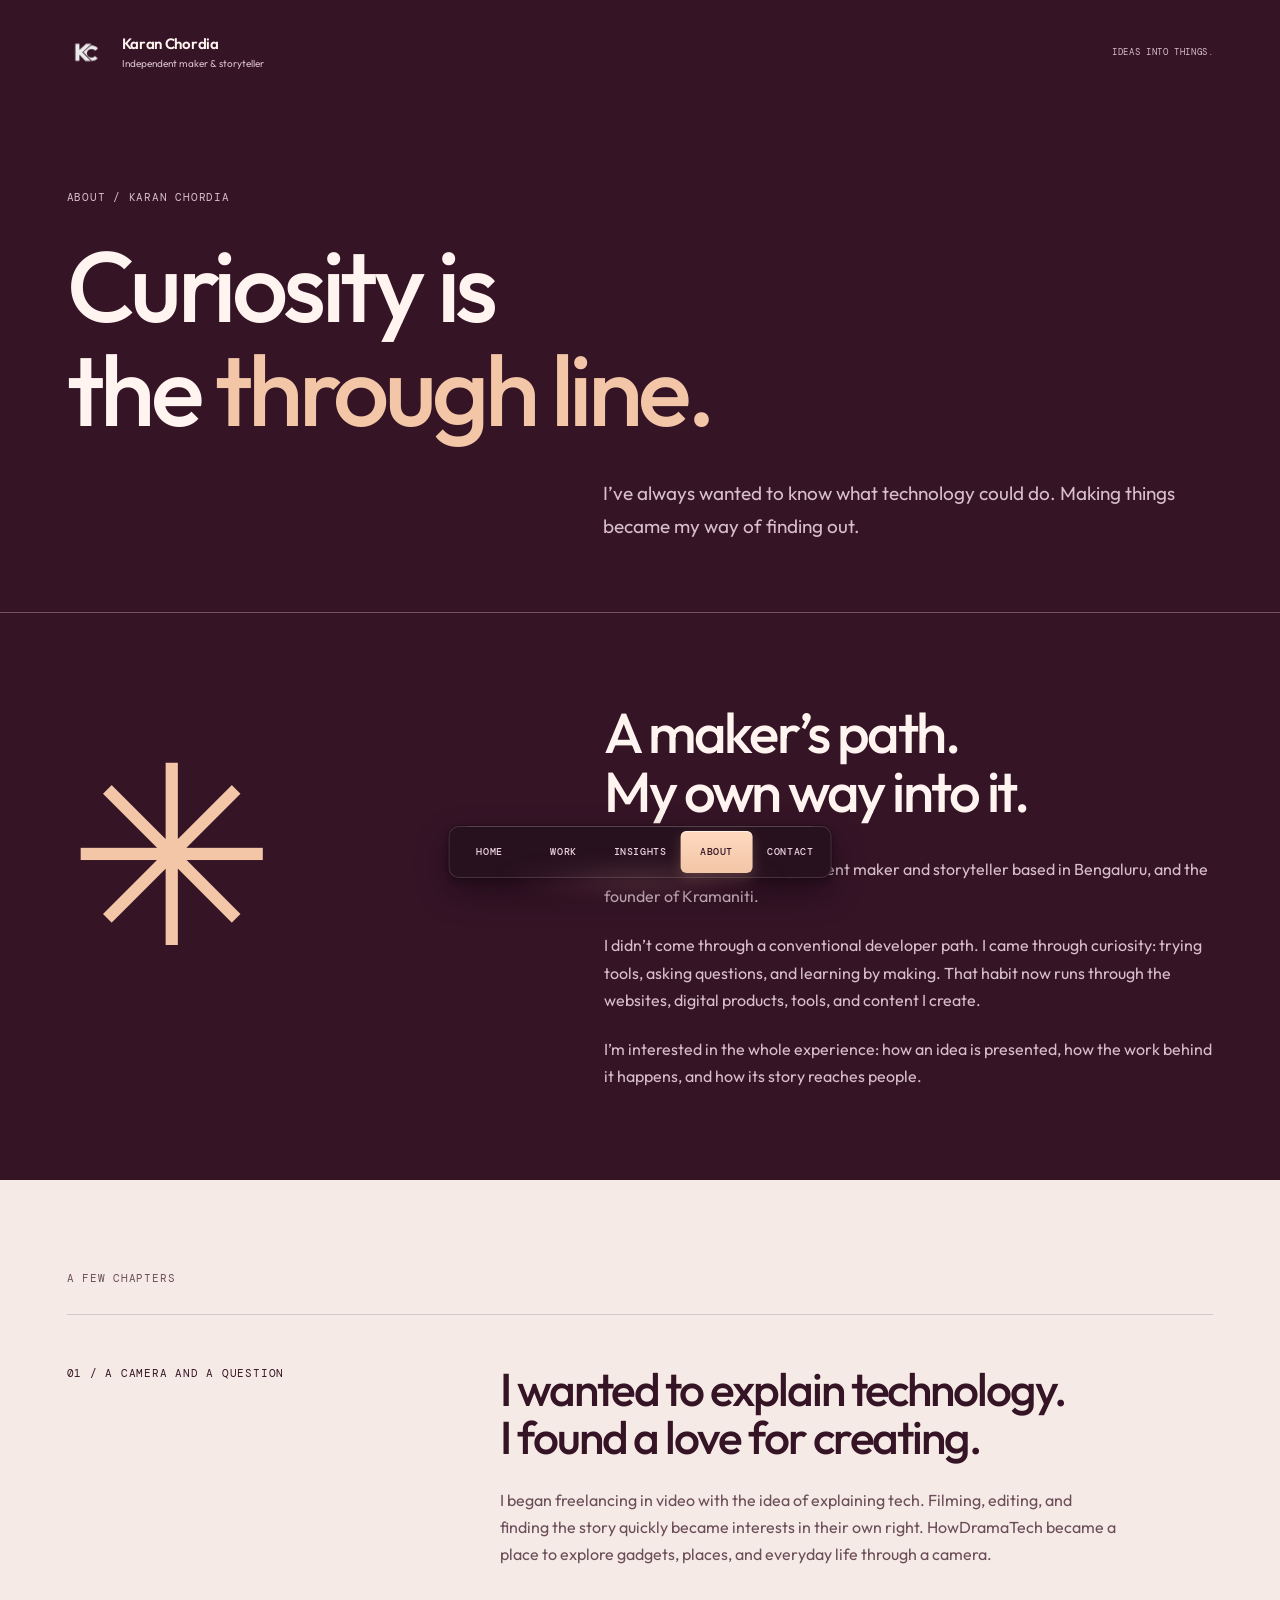
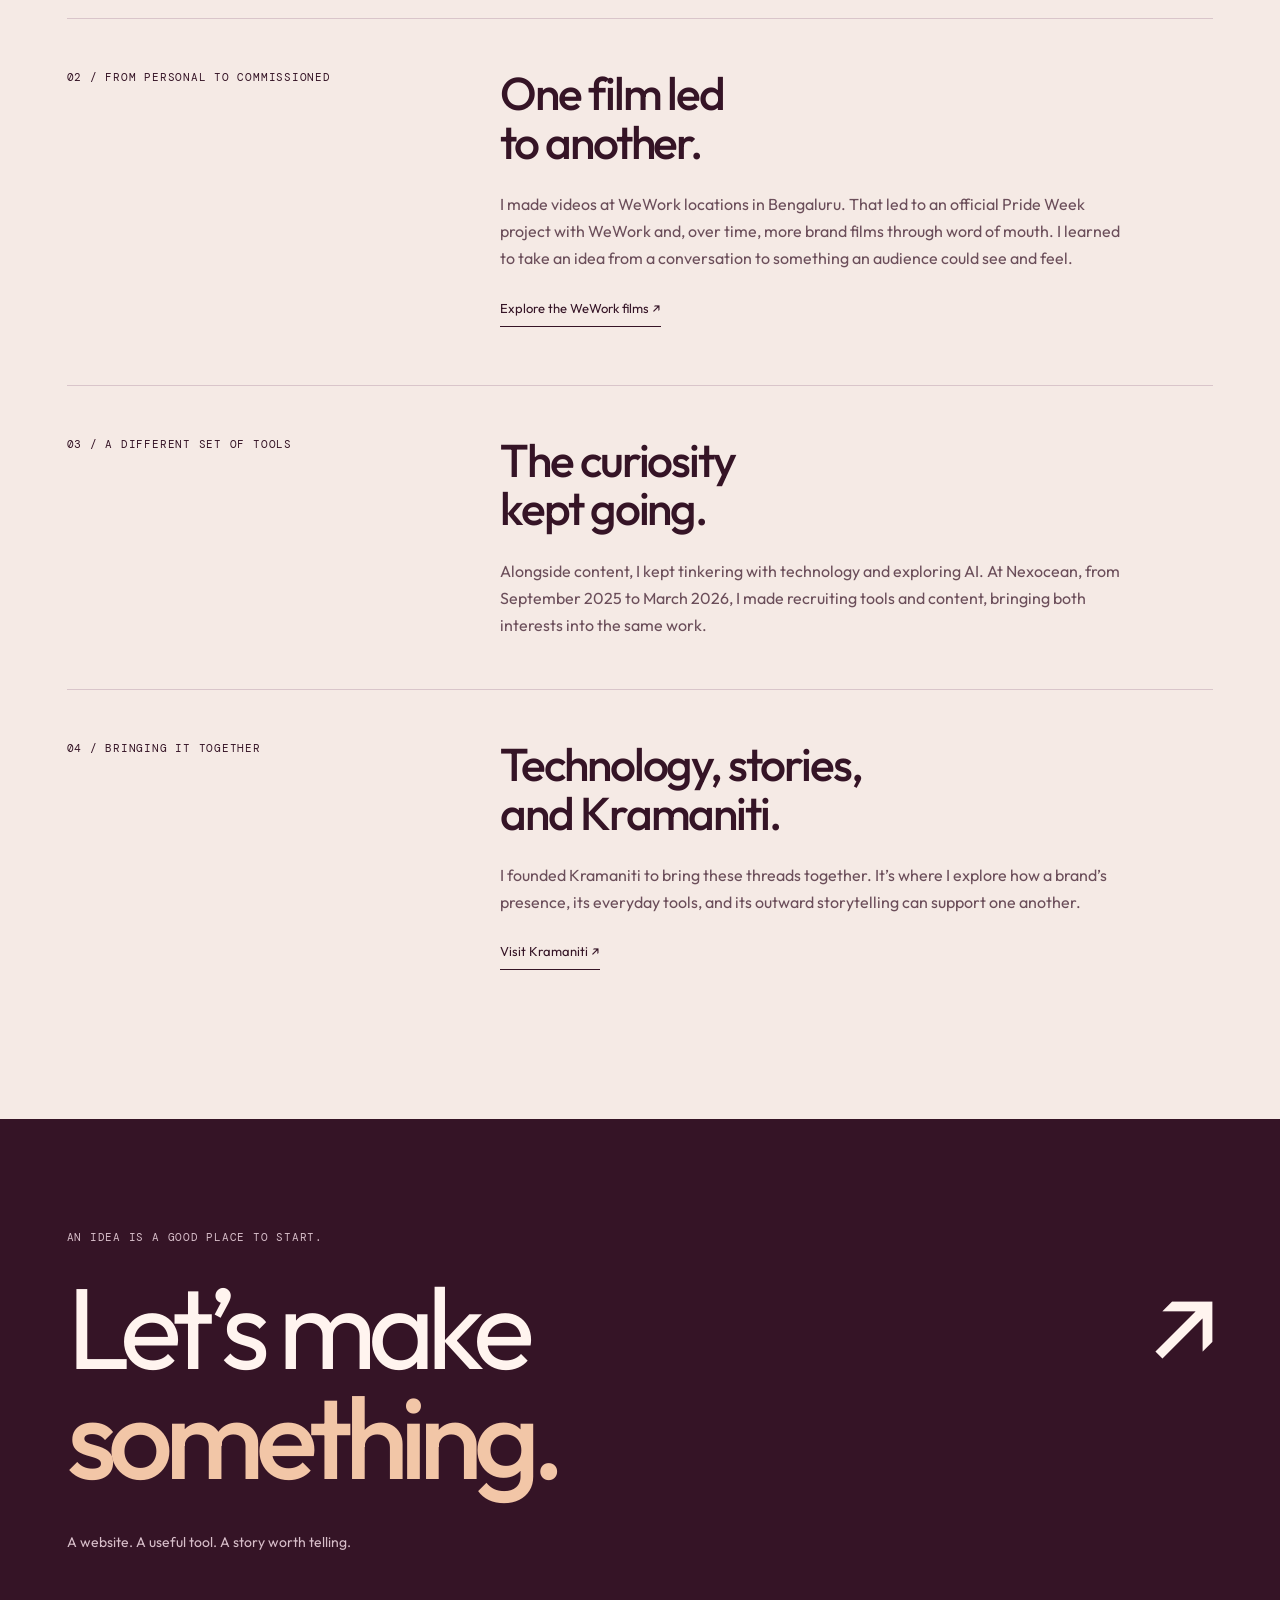
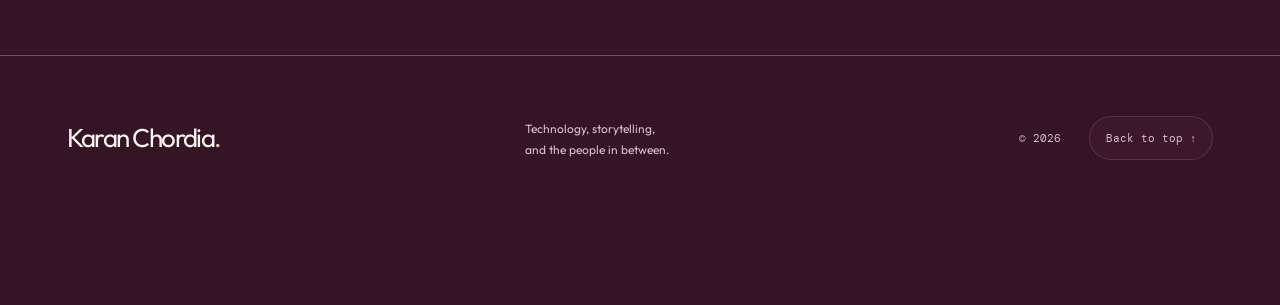
<file: about.html>
<!doctype html>
<html lang="en"><head><meta charset="utf-8"><meta name="viewport" content="width=device-width, initial-scale=1"><meta name="description" content="The story behind Karan Chordia’s work in technology, websites, tools, and storytelling."><meta name="theme-color" content="#351426"><title>About | Karan Chordia</title><link rel="icon" href="assets/brand/kc-favicon.png"><link rel="preconnect" href="https://fonts.googleapis.com"><link rel="preconnect" href="https://fonts.gstatic.com" crossorigin><link href="https://fonts.googleapis.com/css2?family=DM+Mono:wght@400;500&amp;family=Outfit:wght@400;500;600;700&amp;display=swap" rel="stylesheet"><link rel="stylesheet" href="studio.css"><link rel="stylesheet" href="ui-align.css"></head><body class="about-page" id="top"><a class="skip-link" href="#main">Skip to content</a><header class="site-header"><a class="wordmark" href="index.html" aria-label="Karan Chordia, home"><img src="assets/brand/kc-mark.png" alt=""><span>Karan Chordia<span class="brand-sub">Independent maker &amp; storyteller</span></span></a><span class="header-note mono">Ideas into things.</span><nav id="site-nav" aria-label="Primary"><a href="index.html"><svg viewBox="0 0 24 24" aria-hidden="true"><path d="m3 10 9-7 9 7v10H3Z"/><path d="M9 20v-7h6v7"/></svg><span>Home</span></a><a href="work.html"><svg viewBox="0 0 24 24" aria-hidden="true"><rect x="3" y="7" width="18" height="14" rx="3"/><path d="M8 7V3h8v4M3 12h18M10 12v3h4v-3"/></svg><span>Work</span></a><a href="insights.html"><svg viewBox="0 0 24 24" aria-hidden="true"><path d="M5 3h10l4 4v14H5Z M14 3v5h5 M8 12h8 M8 16h6"/></svg><span>Insights</span></a><a href="about.html" aria-current="page"><svg viewBox="0 0 24 24" aria-hidden="true"><circle cx="12" cy="7" r="4"/><path d="M4 21v-2a8 8 0 0 1 16 0v2"/></svg><span>About</span></a><a href="contact.html"><svg viewBox="0 0 24 24" aria-hidden="true"><path d="M4 19 20 3M5 3h15v15"/></svg><span>Contact</span></a></nav></header><main id="main"><section data-section-label="About" class="page-hero"><p class="eyebrow">About / Karan Chordia</p><h1>Curiosity is<br>the <em>through line.</em></h1><p class="page-lede">I’ve always wanted to know what technology could do. Making things became my way of finding out.</p></section><section data-section-label="A maker’s path" class="about-intro section-shell"><span class="large-asterisk" aria-hidden="true">✳</span><div><h2>A maker’s path.<br><em>My own way into it.</em></h2><p>I’m Karan Chordia, an independent maker and storyteller based in Bengaluru, and the founder of Kramaniti.</p><p>I didn’t come through a conventional developer path. I came through curiosity: trying tools, asking questions, and learning by making. That habit now runs through the websites, digital products, tools, and content I create.</p><p>I’m interested in the whole experience: how an idea is presented, how the work behind it happens, and how its story reaches people.</p></div></section><section data-section-label="The story so far" class="story-chapters section-shell"><p class="eyebrow">A few chapters</p><article><span class="mono">01 / A camera and a question</span><div><h2>I wanted to explain technology.<br><em>I found a love for creating.</em></h2><p>I began freelancing in video with the idea of explaining tech. Filming, editing, and finding the story quickly became interests in their own right. HowDramaTech became a place to explore gadgets, places, and everyday life through a camera.</p></div></article><article><span class="mono">02 / From personal to commissioned</span><div><h2>One film led<br><em>to another.</em></h2><p>I made videos at WeWork locations in Bengaluru. That led to an official Pride Week project with WeWork and, over time, more brand films through word of mouth. I learned to take an idea from a conversation to something an audience could see and feel.</p><a class="text-link" href="work.html#wework">Explore the WeWork films ↗</a></div></article><article><span class="mono">03 / A different set of tools</span><div><h2>The curiosity<br><em>kept going.</em></h2><p>Alongside content, I kept tinkering with technology and exploring AI. At Nexocean, from September 2025 to March 2026, I made recruiting tools and content, bringing both interests into the same work.</p></div></article><article><span class="mono">04 / Bringing it together</span><div><h2>Technology, stories,<br><em>and Kramaniti.</em></h2><p>I founded Kramaniti to bring these threads together. It’s where I explore how a brand’s presence, its everyday tools, and its outward storytelling can support one another.</p><a class="text-link" href="https://www.kramaniti.com/" target="_blank" rel="noopener">Visit Kramaniti ↗</a></div></article></section><section data-section-label="Get in touch" class="studio-close"><p class="eyebrow">An idea is a good place to start.</p><a href="contact.html">Let’s make<br><em>something.</em><span>↗</span></a><p>A website. A useful tool. A story worth telling.</p></section></main><footer class="site-footer"><a href="index.html" class="footer-name">Karan Chordia<span class="coral">.</span></a><p>Technology, storytelling,<br>and the people in between.</p><div><span>© <span data-year>2026</span></span><a href="#top">Back to top ↑</a></div></footer><script src="studio.js"></script></body></html>
</file>
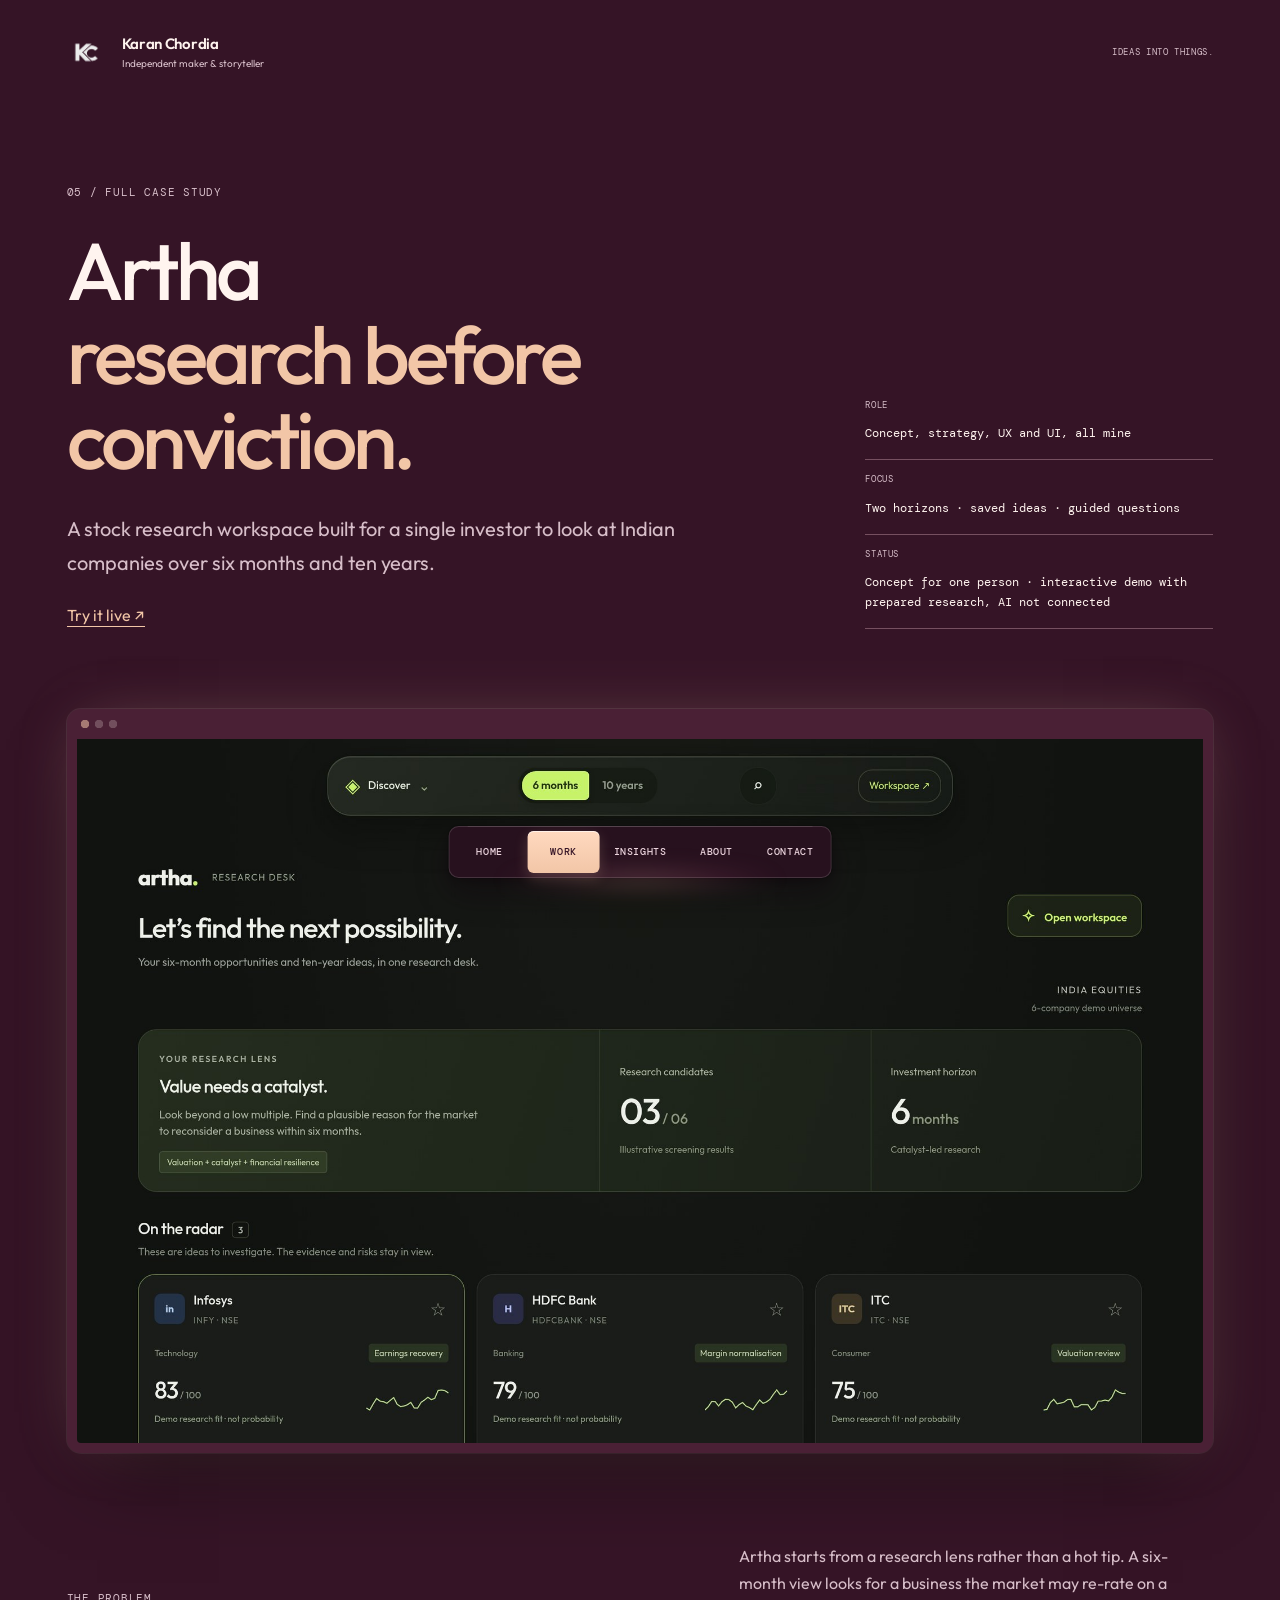
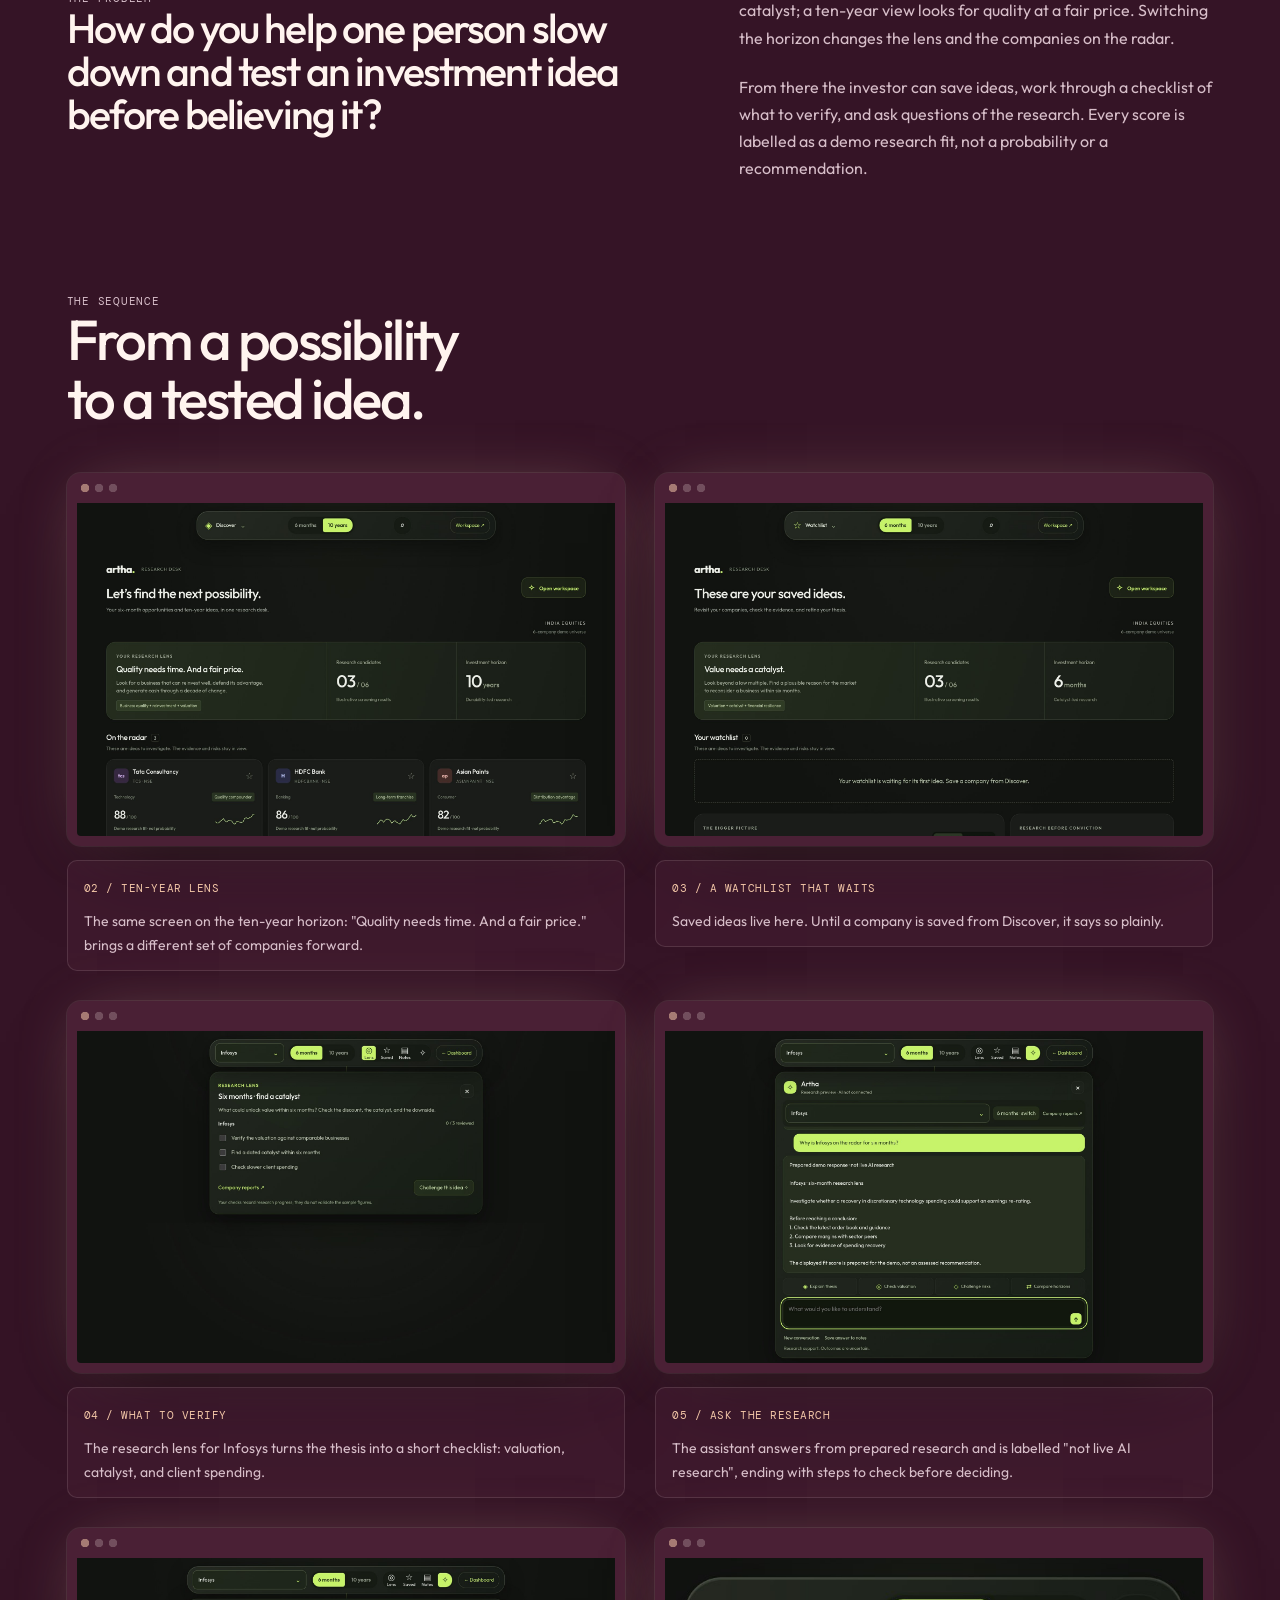
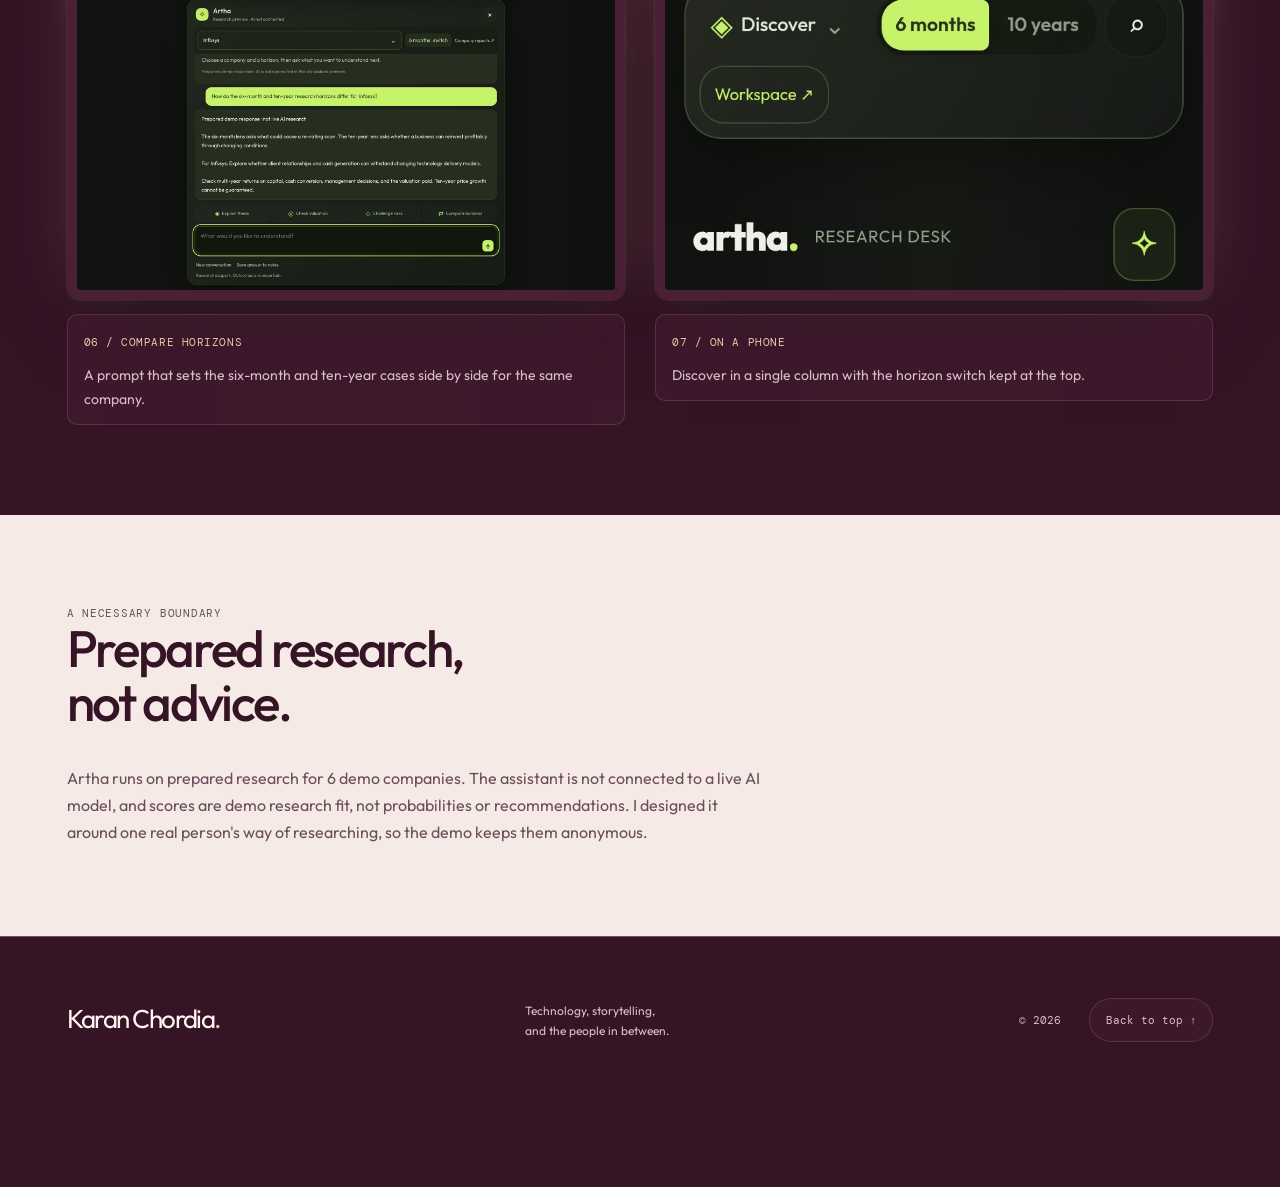
<file: case-artha.html>
<!doctype html>
<html lang="en"><head><meta charset="utf-8" /><meta name="viewport" content="width=device-width, initial-scale=1" /><meta name="description" content="Artha, a case study in making an investment idea testable." /><title>Artha · Case study · Karan Chordia</title><link rel="icon" href="assets/brand/kc-favicon.png" type="image/png" /><link href="https://fonts.googleapis.com/css2?family=DM+Mono:wght@400;500&amp;family=Outfit:wght@400;500;600;700&amp;display=swap" rel="stylesheet"><link rel="stylesheet" href="studio.css"><link rel="stylesheet" href="ui-align.css"></head>
<body class="case-page case-artha" id="top"><a class="skip-link" href="#main">Skip to content</a><header class="site-header"><a class="wordmark" href="index.html" aria-label="Karan Chordia, home"><img src="assets/brand/kc-mark.png" alt=""><span>Karan Chordia<span class="brand-sub">Independent maker &amp; storyteller</span></span></a><span class="header-note mono">Ideas into things.</span><nav id="site-nav" aria-label="Primary"><a href="index.html"><svg viewBox="0 0 24 24" aria-hidden="true"><path d="m3 10 9-7 9 7v10H3Z"/><path d="M9 20v-7h6v7"/></svg><span>Home</span></a><a href="work.html" aria-current="page"><svg viewBox="0 0 24 24" aria-hidden="true"><rect x="3" y="7" width="18" height="14" rx="3"/><path d="M8 7V3h8v4M3 12h18M10 12v3h4v-3"/></svg><span>Work</span></a><a href="insights.html"><svg viewBox="0 0 24 24" aria-hidden="true"><path d="M5 3h10l4 4v14H5Z M14 3v5h5 M8 12h8 M8 16h6"/></svg><span>Insights</span></a><a href="about.html"><svg viewBox="0 0 24 24" aria-hidden="true"><circle cx="12" cy="7" r="4"/><path d="M4 21v-2a8 8 0 0 1 16 0v2"/></svg><span>About</span></a><a href="contact.html"><svg viewBox="0 0 24 24" aria-hidden="true"><path d="M4 19 20 3M5 3h15v15"/></svg><span>Contact</span></a></nav></header><main id="main"><section class="case-hero"><div><p class="eyebrow">05 / Full case study</p><h1>Artha<br /><em>research before conviction.</em></h1><p class="case-dek">A stock research workspace built for a single investor to look at Indian companies over six months and ten years.</p><p><a href="https://ajay-artha.vercel.app/?company=INFY&horizon=short&view=discover" target="_blank" rel="noopener">Try it live ↗</a></p></div><div class="case-meta mono"><span>Role</span><strong>Concept, strategy, UX and UI, all mine</strong><span>Focus</span><strong>Two horizons · saved ideas · guided questions</strong><span>Status</span><strong>Concept for one person · interactive demo with prepared research, AI not connected</strong></div></section>
<section class="case-visual"><img src="assets/work/artha/01-discover-short.jpg" alt="Artha main screen" /></section>
<section class="case-grid section-shell"><div><p class="section-number mono">The problem</p><h2>How do you help one person slow down and test an investment idea before believing it?</h2></div><div><p>Artha starts from a research lens rather than a hot tip. A six-month view looks for a business the market may re-rate on a catalyst; a ten-year view looks for quality at a fair price. Switching the horizon changes the lens and the companies on the radar.</p><p>From there the investor can save ideas, work through a checklist of what to verify, and ask questions of the research. Every score is labelled as a demo research fit, not a probability or a recommendation.</p></div></section>
<section class="case-sequence section-shell"><div class="case-sequence-intro"><p class="section-number mono">The sequence</p><h2>From a possibility<br /><em>to a tested idea.</em></h2></div><div class="case-image-grid"><figure><img src="assets/work/artha/02-discover-long.jpg" alt="Artha Ten-year lens screen" loading="lazy" /><figcaption><span class="mono">02 / Ten-year lens</span><p>The same screen on the ten-year horizon: &quot;Quality needs time. And a fair price.&quot; brings a different set of companies forward.</p></figcaption></figure><figure><img src="assets/work/artha/03-watchlist-empty.jpg" alt="Artha A watchlist that waits screen" loading="lazy" /><figcaption><span class="mono">03 / A watchlist that waits</span><p>Saved ideas live here. Until a company is saved from Discover, it says so plainly.</p></figcaption></figure><figure><img src="assets/work/artha/04-research-lens.jpg" alt="Artha What to verify screen" loading="lazy" /><figcaption><span class="mono">04 / What to verify</span><p>The research lens for Infosys turns the thesis into a short checklist: valuation, catalyst, and client spending.</p></figcaption></figure><figure><img src="assets/work/artha/05-assistant.jpg" alt="Artha Ask the research screen" loading="lazy" /><figcaption><span class="mono">05 / Ask the research</span><p>The assistant answers from prepared research and is labelled &quot;not live AI research&quot;, ending with steps to check before deciding.</p></figcaption></figure><figure><img src="assets/work/artha/06-assistant-compare-horizons.jpg" alt="Artha Compare horizons screen" loading="lazy" /><figcaption><span class="mono">06 / Compare horizons</span><p>A prompt that sets the six-month and ten-year cases side by side for the same company.</p></figcaption></figure><figure><img src="assets/work/artha/07-mobile.jpg" alt="Artha On a phone screen" loading="lazy" /><figcaption><span class="mono">07 / On a phone</span><p>Discover in a single column with the horizon switch kept at the top.</p></figcaption></figure></div></section>
<section class="case-boundary section-shell"><p class="section-number mono">A necessary boundary</p><h2>Prepared research,<br /><em>not advice.</em></h2><p>Artha runs on prepared research for 6 demo companies. The assistant is not connected to a live AI model, and scores are demo research fit, not probabilities or recommendations. I designed it around one real person&#x27;s way of researching, so the demo keeps them anonymous.</p></section></main><footer class="site-footer"><a href="index.html" class="footer-name">Karan Chordia<span class="coral">.</span></a><p>Technology, storytelling,<br>and the people in between.</p><div><span>© <span data-year>2026</span></span><a href="#top">Back to top ↑</a></div></footer><script src="studio.js"></script></body></html>
</file>
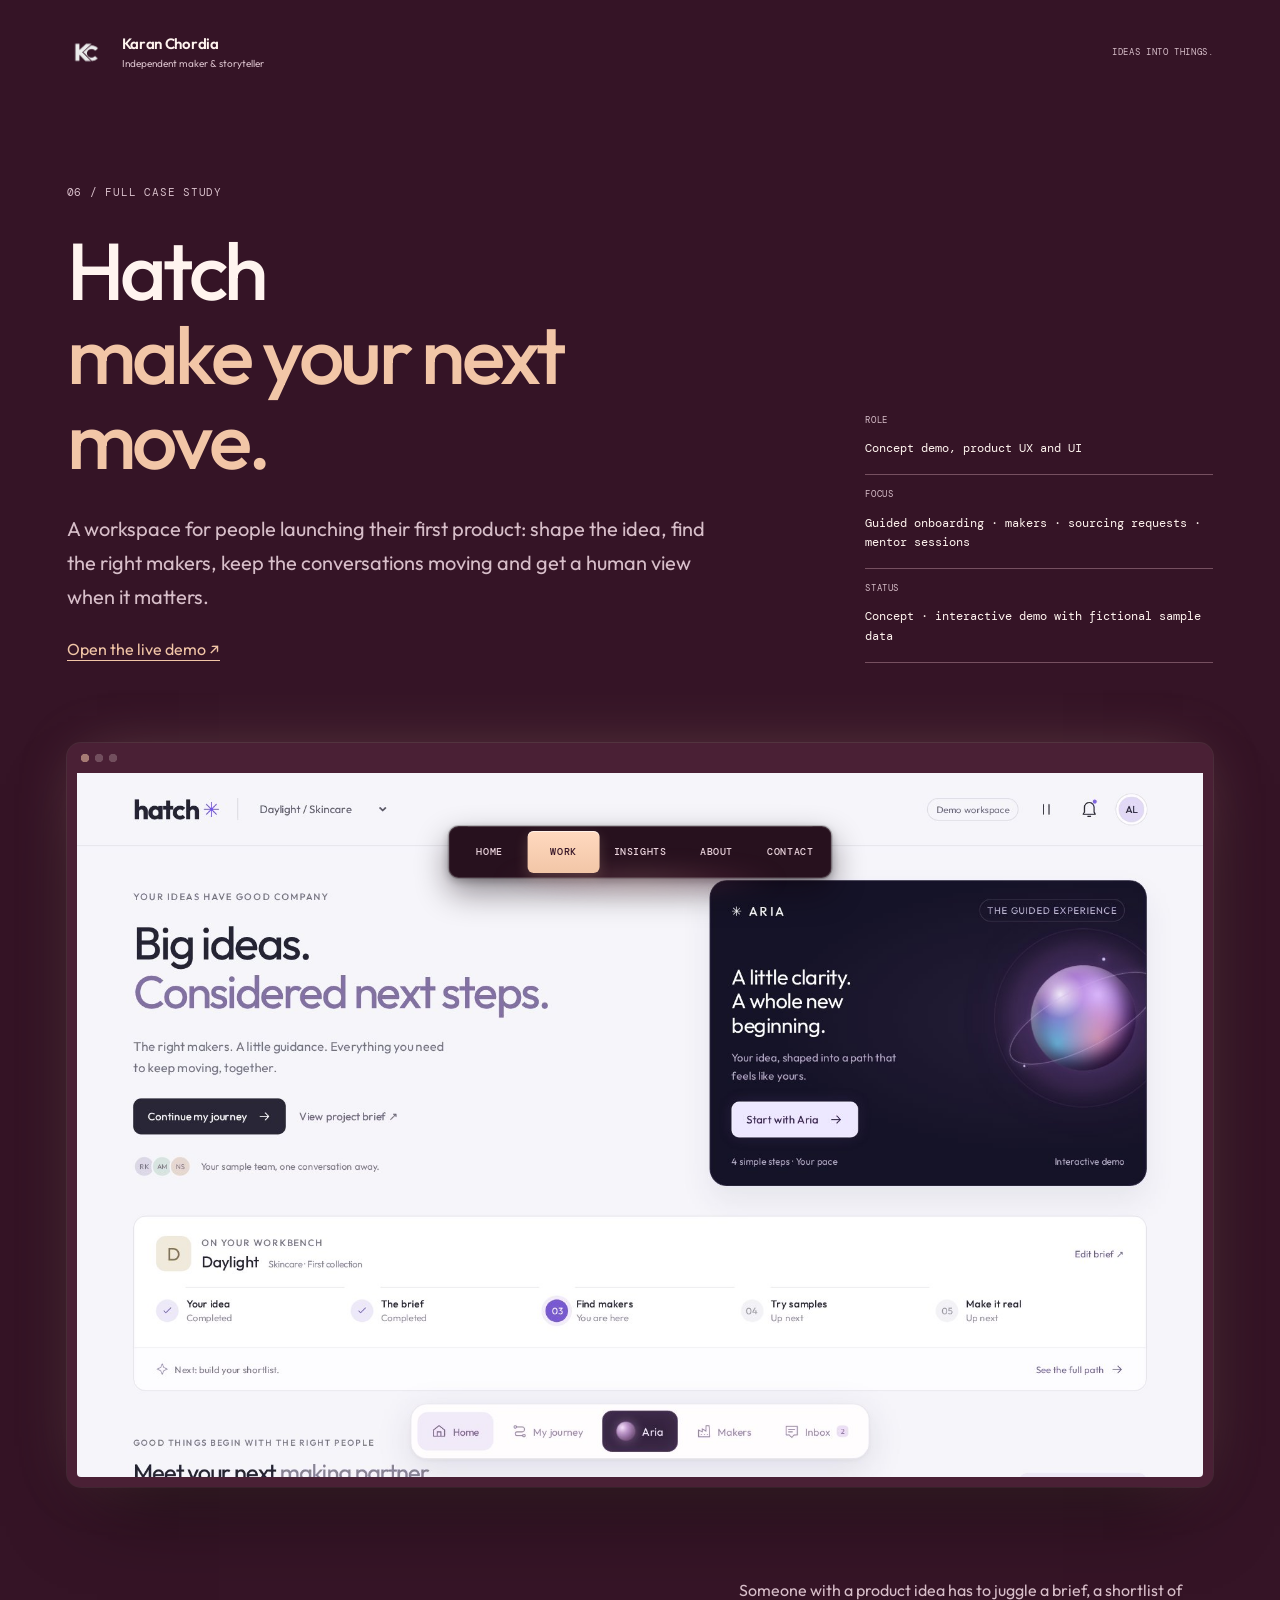
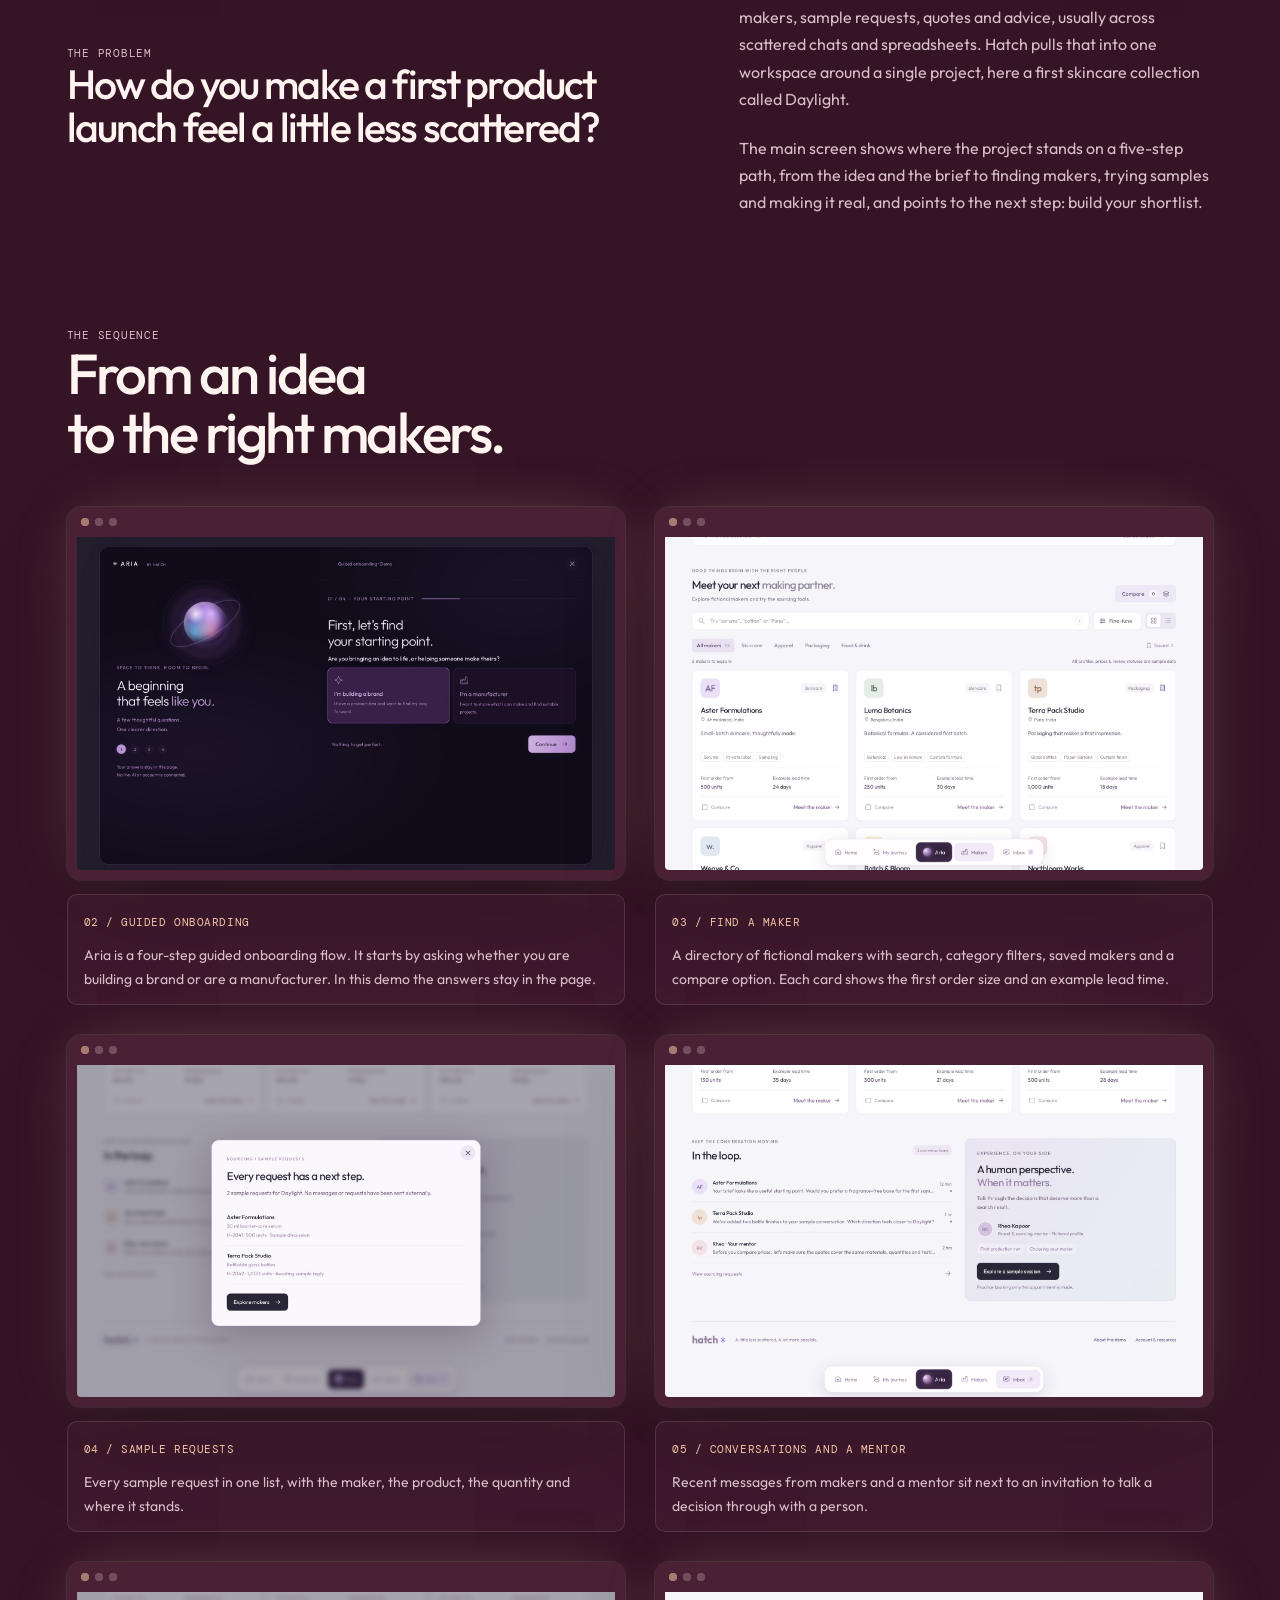
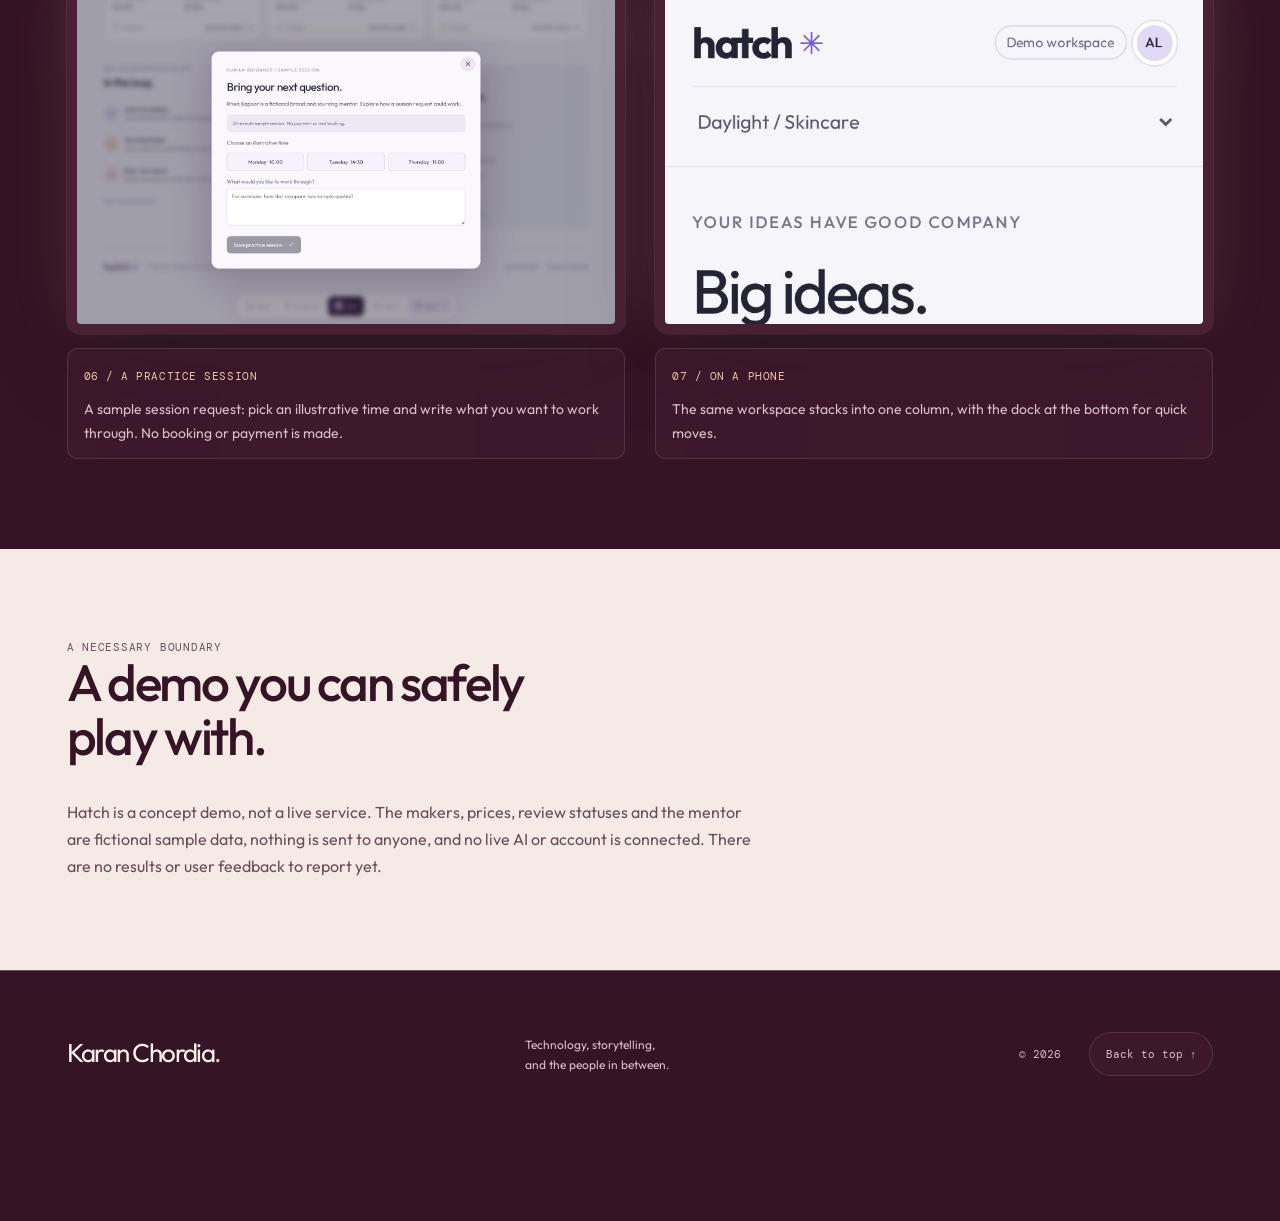
<file: case-hatch.html>
<!doctype html>
<html lang="en"><head><meta charset="utf-8" /><meta name="viewport" content="width=device-width, initial-scale=1" /><meta name="description" content="Hatch, a concept demo for making a first product launch feel less scattered." /><title>Hatch · Case study · Karan Chordia</title><link rel="icon" href="assets/brand/kc-favicon.png" type="image/png" /><link href="https://fonts.googleapis.com/css2?family=DM+Mono:wght@400;500&amp;family=Outfit:wght@400;500;600;700&amp;display=swap" rel="stylesheet"><link rel="stylesheet" href="studio.css"><link rel="stylesheet" href="ui-align.css"></head>
<body class="case-page case-hatch" id="top"><a class="skip-link" href="#main">Skip to content</a><header class="site-header"><a class="wordmark" href="index.html" aria-label="Karan Chordia, home"><img src="assets/brand/kc-mark.png" alt=""><span>Karan Chordia<span class="brand-sub">Independent maker &amp; storyteller</span></span></a><span class="header-note mono">Ideas into things.</span><nav id="site-nav" aria-label="Primary"><a href="index.html"><svg viewBox="0 0 24 24" aria-hidden="true"><path d="m3 10 9-7 9 7v10H3Z"/><path d="M9 20v-7h6v7"/></svg><span>Home</span></a><a href="work.html" aria-current="page"><svg viewBox="0 0 24 24" aria-hidden="true"><rect x="3" y="7" width="18" height="14" rx="3"/><path d="M8 7V3h8v4M3 12h18M10 12v3h4v-3"/></svg><span>Work</span></a><a href="insights.html"><svg viewBox="0 0 24 24" aria-hidden="true"><path d="M5 3h10l4 4v14H5Z M14 3v5h5 M8 12h8 M8 16h6"/></svg><span>Insights</span></a><a href="about.html"><svg viewBox="0 0 24 24" aria-hidden="true"><circle cx="12" cy="7" r="4"/><path d="M4 21v-2a8 8 0 0 1 16 0v2"/></svg><span>About</span></a><a href="contact.html"><svg viewBox="0 0 24 24" aria-hidden="true"><path d="M4 19 20 3M5 3h15v15"/></svg><span>Contact</span></a></nav></header><main id="main"><section class="case-hero"><div><p class="eyebrow">06 / Full case study</p><h1>Hatch<br /><em>make your next move.</em></h1><p class="case-dek">A workspace for people launching their first product: shape the idea, find the right makers, keep the conversations moving and get a human view when it matters.</p><p><a href="https://hatch-homepage.vercel.app/" target="_blank" rel="noopener">Open the live demo ↗</a></p></div><div class="case-meta mono"><span>Role</span><strong>Concept demo, product UX and UI</strong><span>Focus</span><strong>Guided onboarding · makers · sourcing requests · mentor sessions</strong><span>Status</span><strong>Concept · interactive demo with fictional sample data</strong></div></section>
<section class="case-visual"><img src="assets/work/hatch/01-home.jpg" alt="Hatch main screen" /></section>
<section class="case-grid section-shell"><div><p class="section-number mono">The problem</p><h2>How do you make a first product launch feel a little less scattered?</h2></div><div><p>Someone with a product idea has to juggle a brief, a shortlist of makers, sample requests, quotes and advice, usually across scattered chats and spreadsheets. Hatch pulls that into one workspace around a single project, here a first skincare collection called Daylight.</p><p>The main screen shows where the project stands on a five-step path, from the idea and the brief to finding makers, trying samples and making it real, and points to the next step: build your shortlist.</p></div></section>
<section class="case-sequence section-shell"><div class="case-sequence-intro"><p class="section-number mono">The sequence</p><h2>From an idea<br /><em>to the right makers.</em></h2></div><div class="case-image-grid"><figure><img src="assets/work/hatch/02-aria.jpg" alt="Hatch guided onboarding screen" loading="lazy" /><figcaption><span class="mono">02 / Guided onboarding</span><p>Aria is a four-step guided onboarding flow. It starts by asking whether you are building a brand or are a manufacturer. In this demo the answers stay in the page.</p></figcaption></figure><figure><img src="assets/work/hatch/03-makers.jpg" alt="Hatch makers directory with filters" loading="lazy" /><figcaption><span class="mono">03 / Find a maker</span><p>A directory of fictional makers with search, category filters, saved makers and a compare option. Each card shows the first order size and an example lead time.</p></figcaption></figure><figure><img src="assets/work/hatch/04-requests.jpg" alt="Hatch sample requests screen" loading="lazy" /><figcaption><span class="mono">04 / Sample requests</span><p>Every sample request in one list, with the maker, the product, the quantity and where it stands.</p></figcaption></figure><figure><img src="assets/work/hatch/05-loop-mentor.jpg" alt="Hatch conversations and mentor screen" loading="lazy" /><figcaption><span class="mono">05 / Conversations and a mentor</span><p>Recent messages from makers and a mentor sit next to an invitation to talk a decision through with a person.</p></figcaption></figure><figure><img src="assets/work/hatch/06-session.jpg" alt="Hatch practice session booking screen" loading="lazy" /><figcaption><span class="mono">06 / A practice session</span><p>A sample session request: pick an illustrative time and write what you want to work through. No booking or payment is made.</p></figcaption></figure><figure><img src="assets/work/hatch/07-mobile.jpg" alt="Hatch on a phone" loading="lazy" /><figcaption><span class="mono">07 / On a phone</span><p>The same workspace stacks into one column, with the dock at the bottom for quick moves.</p></figcaption></figure></div></section>
<section class="case-boundary section-shell"><p class="section-number mono">A necessary boundary</p><h2>A demo you can safely<br /><em>play with.</em></h2><p>Hatch is a concept demo, not a live service. The makers, prices, review statuses and the mentor are fictional sample data, nothing is sent to anyone, and no live AI or account is connected. There are no results or user feedback to report yet.</p></section></main><footer class="site-footer"><a href="index.html" class="footer-name">Karan Chordia<span class="coral">.</span></a><p>Technology, storytelling,<br>and the people in between.</p><div><span>© <span data-year>2026</span></span><a href="#top">Back to top ↑</a></div></footer><script src="studio.js"></script></body></html>
</file>
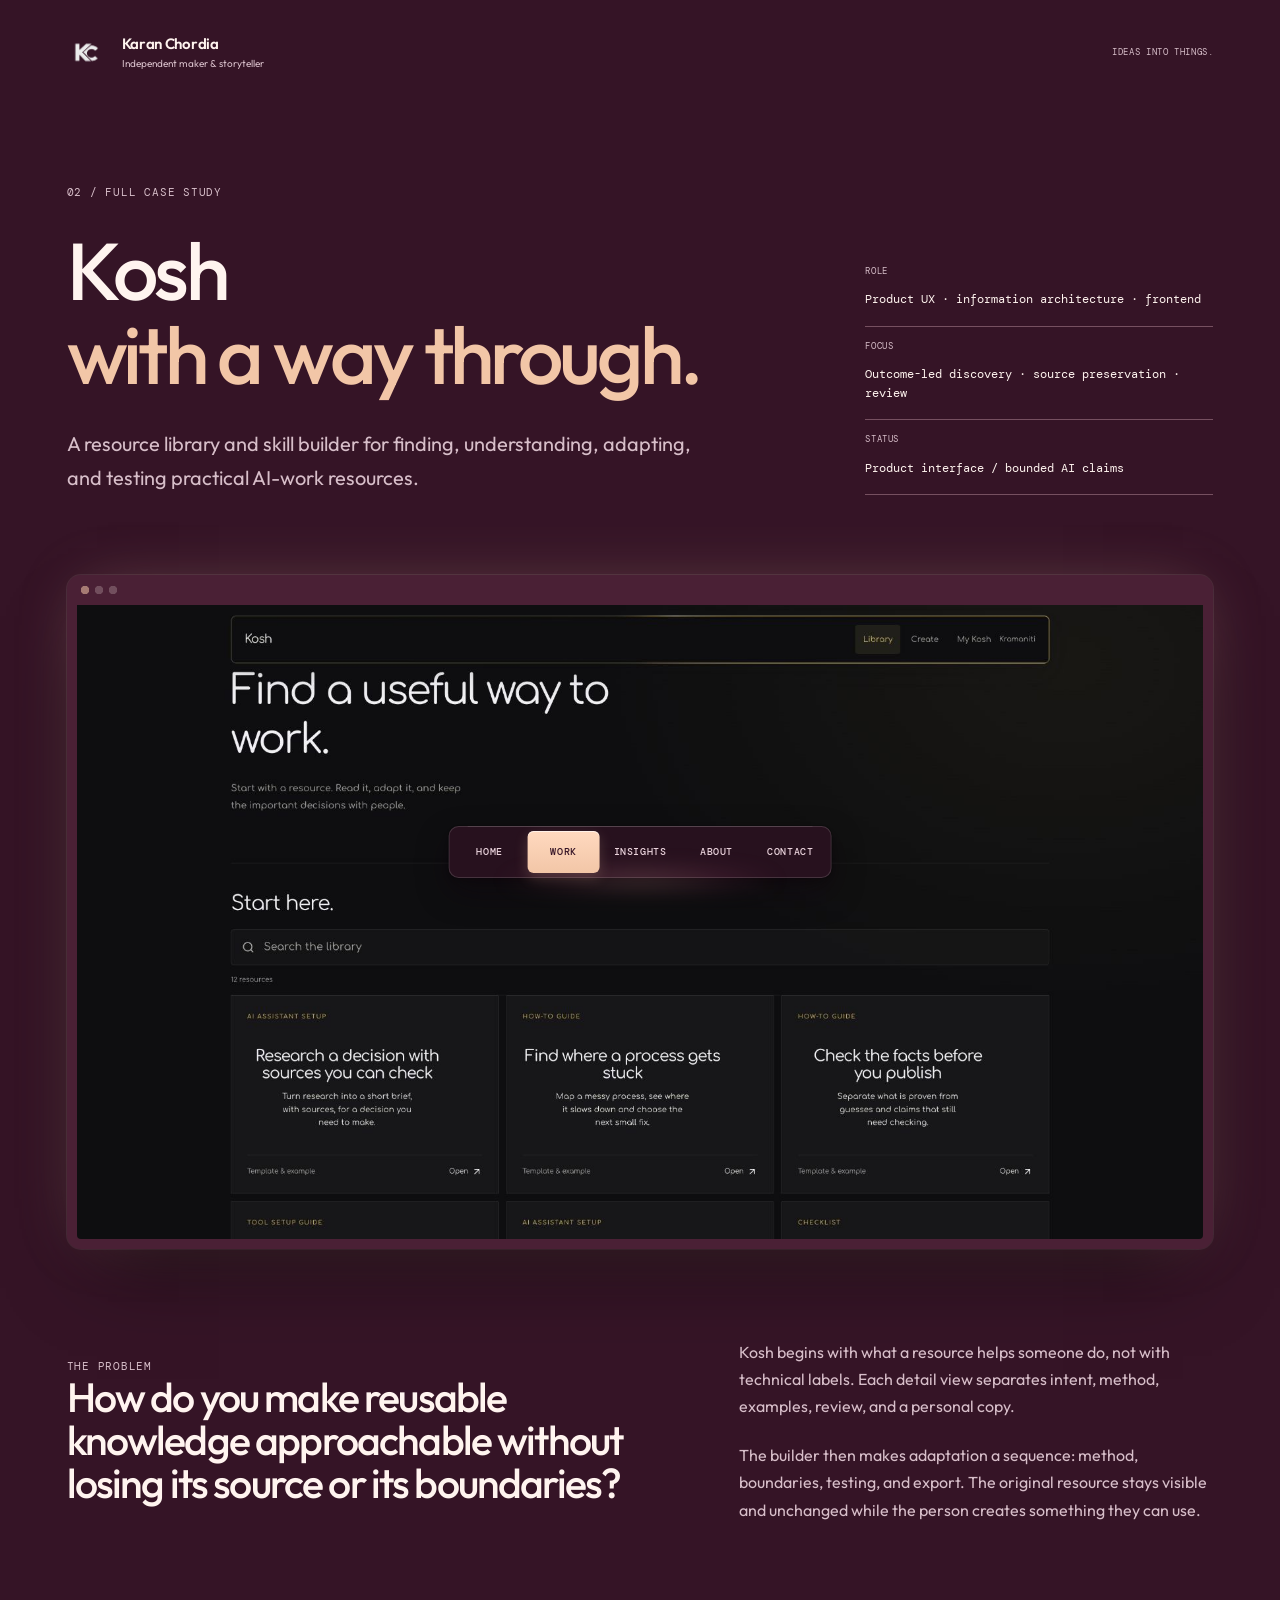
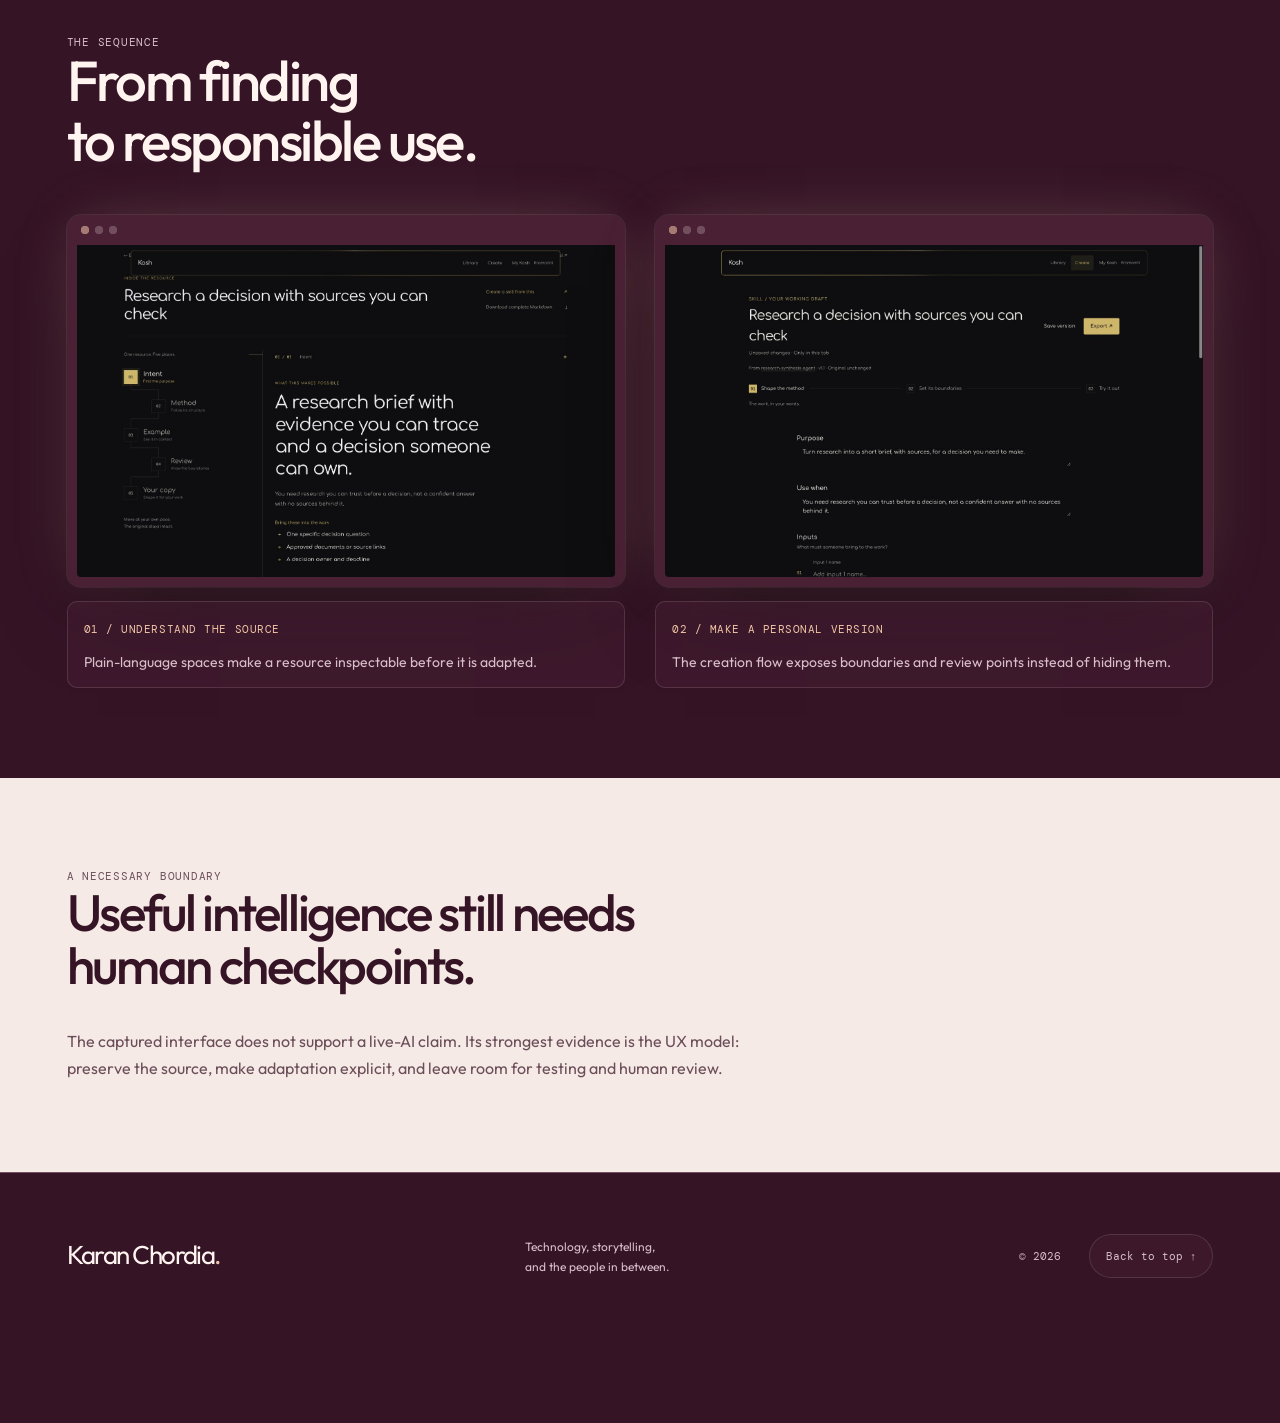
<file: case-kosh.html>
<!doctype html>
<html lang="en"><head><meta charset="utf-8" /><meta name="viewport" content="width=device-width, initial-scale=1" /><meta name="description" content="Kosh: a case study in making structured knowledge findable and adaptable." /><title>Kosh: Case study · Karan Chordia</title><link rel="icon" href="assets/brand/kc-favicon.png" type="image/png" /><link href="https://fonts.googleapis.com/css2?family=DM+Mono:wght@400;500&amp;family=Outfit:wght@400;500;600;700&amp;display=swap" rel="stylesheet"><link rel="stylesheet" href="studio.css"><link rel="stylesheet" href="ui-align.css"></head>
<body class="case-page case-kosh" id="top"><a class="skip-link" href="#main">Skip to content</a><header class="site-header"><a class="wordmark" href="index.html" aria-label="Karan Chordia, home"><img src="assets/brand/kc-mark.png" alt=""><span>Karan Chordia<span class="brand-sub">Independent maker &amp; storyteller</span></span></a><span class="header-note mono">Ideas into things.</span><nav id="site-nav" aria-label="Primary"><a href="index.html"><svg viewBox="0 0 24 24" aria-hidden="true"><path d="m3 10 9-7 9 7v10H3Z"/><path d="M9 20v-7h6v7"/></svg><span>Home</span></a><a href="work.html" aria-current="page"><svg viewBox="0 0 24 24" aria-hidden="true"><rect x="3" y="7" width="18" height="14" rx="3"/><path d="M8 7V3h8v4M3 12h18M10 12v3h4v-3"/></svg><span>Work</span></a><a href="insights.html"><svg viewBox="0 0 24 24" aria-hidden="true"><path d="M5 3h10l4 4v14H5Z M14 3v5h5 M8 12h8 M8 16h6"/></svg><span>Insights</span></a><a href="about.html"><svg viewBox="0 0 24 24" aria-hidden="true"><circle cx="12" cy="7" r="4"/><path d="M4 21v-2a8 8 0 0 1 16 0v2"/></svg><span>About</span></a><a href="contact.html"><svg viewBox="0 0 24 24" aria-hidden="true"><path d="M4 19 20 3M5 3h15v15"/></svg><span>Contact</span></a></nav></header>
<main id="main"><section data-section-label="Kosh" class="case-hero"><div><p class="eyebrow">02 / Full case study</p><h1>Kosh<br /><em>with a way through.</em></h1><p class="case-dek">A resource library and skill builder for finding, understanding, adapting, and testing practical AI-work resources.</p></div><div class="case-meta mono"><span>Role</span><strong>Product UX · information architecture · frontend</strong><span>Focus</span><strong>Outcome-led discovery · source preservation · review</strong><span>Status</span><strong>Product interface / bounded AI claims</strong></div></section><section data-section-label="Kosh" class="case-visual"><img src="assets/work/kosh/library.jpg" alt="Kosh resource library interface" /></section><section data-section-label="The problem" class="case-grid section-shell"><div><p class="section-number mono">The problem</p><h2>How do you make reusable knowledge approachable without losing its source or its boundaries?</h2></div><div><p>Kosh begins with what a resource helps someone do, not with technical labels. Each detail view separates intent, method, examples, review, and a personal copy.</p><p>The builder then makes adaptation a sequence: method, boundaries, testing, and export. The original resource stays visible and unchanged while the person creates something they can use.</p></div></section><section data-section-label="The sequence" class="case-sequence section-shell"><div class="case-sequence-intro"><p class="section-number mono">The sequence</p><h2>From finding<br /><em>to responsible use.</em></h2></div><div class="case-image-grid"><figure><img src="assets/work/kosh/resource.jpg" alt="Kosh resource detail interface" /><figcaption><span class="mono">01 / Understand the source</span><p>Plain-language spaces make a resource inspectable before it is adapted.</p></figcaption></figure><figure><img src="assets/work/kosh/create.jpg" alt="Kosh create interface" /><figcaption><span class="mono">02 / Make a personal version</span><p>The creation flow exposes boundaries and review points instead of hiding them.</p></figcaption></figure></div></section><section data-section-label="What this demonstrates" class="case-boundary section-shell"><p class="section-number mono">A necessary boundary</p><h2>Useful intelligence still needs<br /><em>human checkpoints.</em></h2><p>The captured interface does not support a live-AI claim. Its strongest evidence is the UX model: preserve the source, make adaptation explicit, and leave room for testing and human review.</p></section></main><footer class="site-footer"><a href="index.html" class="footer-name">Karan Chordia<span class="coral">.</span></a><p>Technology, storytelling,<br>and the people in between.</p><div><span>© <span data-year>2026</span></span><a href="#top">Back to top ↑</a></div></footer><script src="studio.js"></script></body></html>
</file>
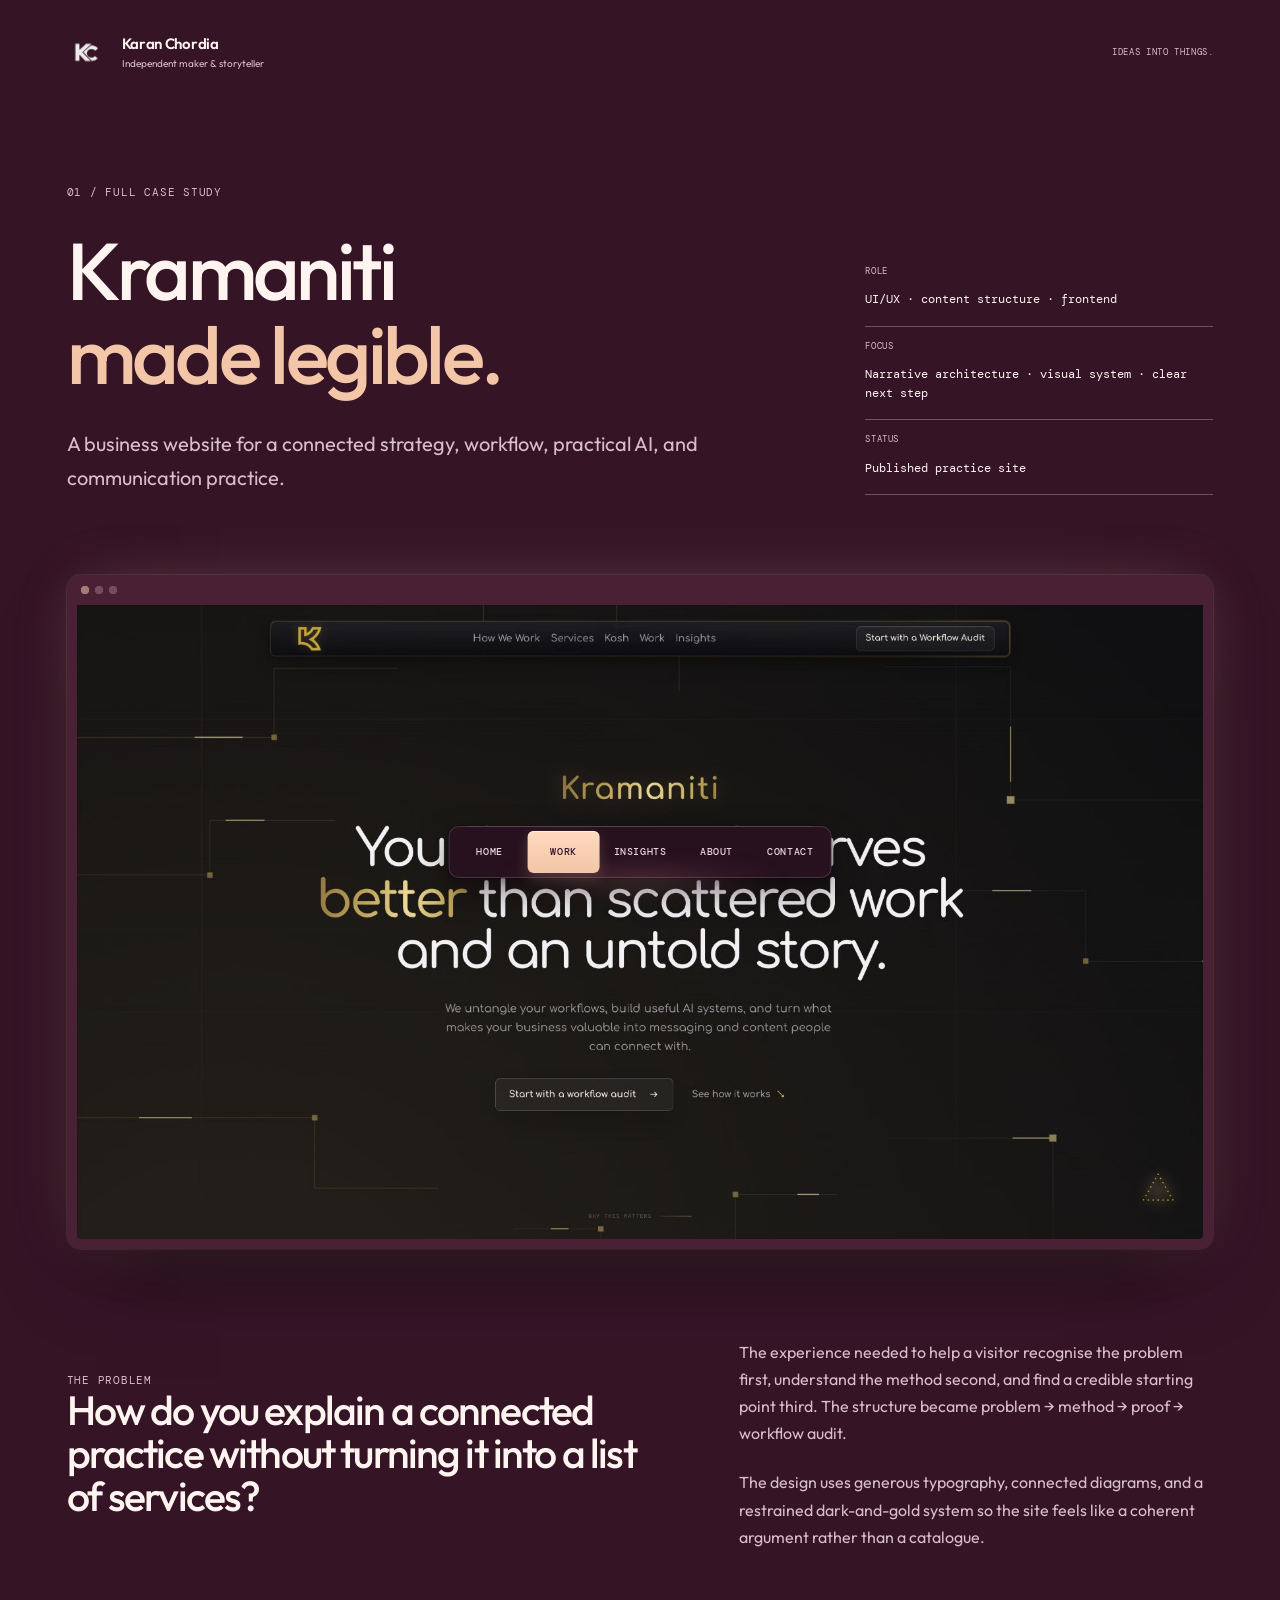
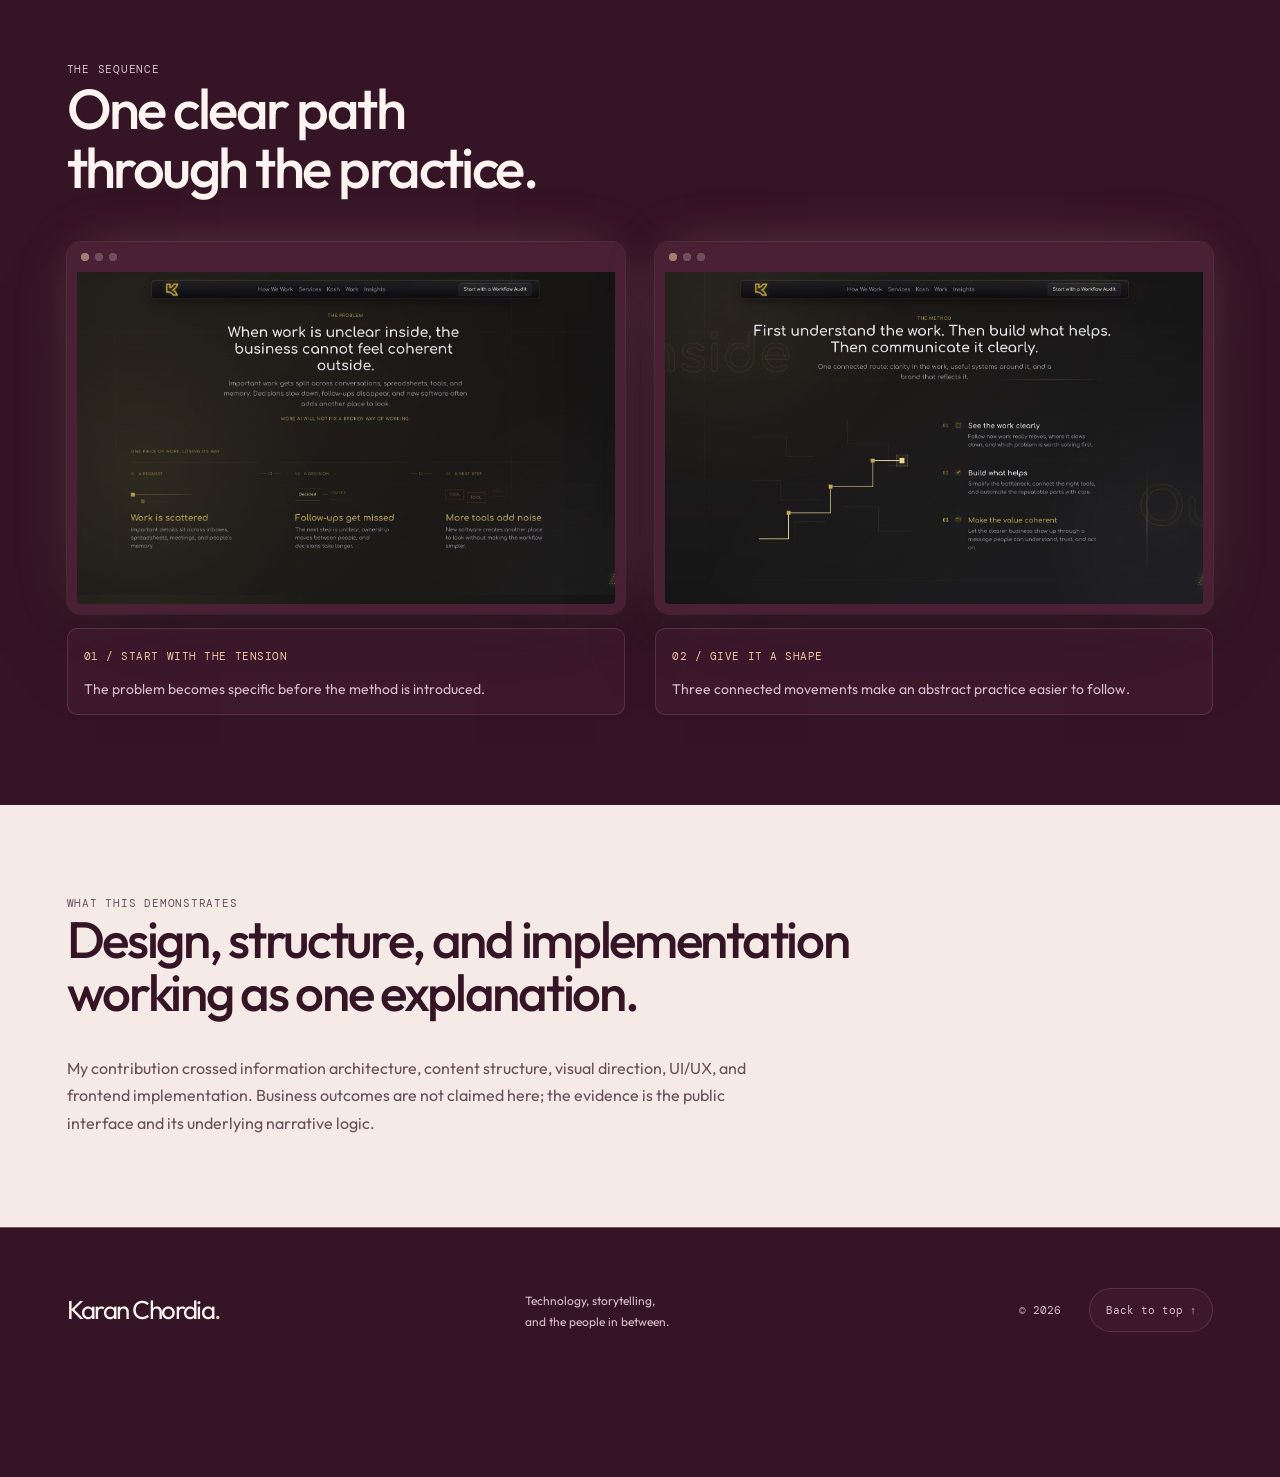
<file: case-kramaniti.html>
<!doctype html>
<html lang="en"><head><meta charset="utf-8" /><meta name="viewport" content="width=device-width, initial-scale=1" /><meta name="description" content="Kramaniti: a case study in making a connected business practice understandable." /><title>Kramaniti: Case study · Karan Chordia</title><link rel="icon" href="assets/brand/kc-favicon.png" type="image/png" /><link href="https://fonts.googleapis.com/css2?family=DM+Mono:wght@400;500&amp;family=Outfit:wght@400;500;600;700&amp;display=swap" rel="stylesheet"><link rel="stylesheet" href="studio.css"><link rel="stylesheet" href="ui-align.css"></head>
<body class="case-page case-kramaniti" id="top"><a class="skip-link" href="#main">Skip to content</a><header class="site-header"><a class="wordmark" href="index.html" aria-label="Karan Chordia, home"><img src="assets/brand/kc-mark.png" alt=""><span>Karan Chordia<span class="brand-sub">Independent maker &amp; storyteller</span></span></a><span class="header-note mono">Ideas into things.</span><nav id="site-nav" aria-label="Primary"><a href="index.html"><svg viewBox="0 0 24 24" aria-hidden="true"><path d="m3 10 9-7 9 7v10H3Z"/><path d="M9 20v-7h6v7"/></svg><span>Home</span></a><a href="work.html" aria-current="page"><svg viewBox="0 0 24 24" aria-hidden="true"><rect x="3" y="7" width="18" height="14" rx="3"/><path d="M8 7V3h8v4M3 12h18M10 12v3h4v-3"/></svg><span>Work</span></a><a href="insights.html"><svg viewBox="0 0 24 24" aria-hidden="true"><path d="M5 3h10l4 4v14H5Z M14 3v5h5 M8 12h8 M8 16h6"/></svg><span>Insights</span></a><a href="about.html"><svg viewBox="0 0 24 24" aria-hidden="true"><circle cx="12" cy="7" r="4"/><path d="M4 21v-2a8 8 0 0 1 16 0v2"/></svg><span>About</span></a><a href="contact.html"><svg viewBox="0 0 24 24" aria-hidden="true"><path d="M4 19 20 3M5 3h15v15"/></svg><span>Contact</span></a></nav></header>
<main id="main"><section data-section-label="Kramaniti" class="case-hero"><div><p class="eyebrow">01 / Full case study</p><h1>Kramaniti<br /><em>made legible.</em></h1><p class="case-dek">A business website for a connected strategy, workflow, practical AI, and communication practice.</p></div><div class="case-meta mono"><span>Role</span><strong>UI/UX · content structure · frontend</strong><span>Focus</span><strong>Narrative architecture · visual system · clear next step</strong><span>Status</span><strong>Published practice site</strong></div></section><section data-section-label="Kramaniti" class="case-visual"><img src="assets/work/kramaniti/home.jpg" alt="Kramaniti homepage showing its dark and gold narrative system" /></section><section data-section-label="The problem" class="case-grid section-shell"><div><p class="section-number mono">The problem</p><h2>How do you explain a connected practice without turning it into a list of services?</h2></div><div><p>The experience needed to help a visitor recognise the problem first, understand the method second, and find a credible starting point third. The structure became problem → method → proof → workflow audit.</p><p>The design uses generous typography, connected diagrams, and a restrained dark-and-gold system so the site feels like a coherent argument rather than a catalogue.</p></div></section><section data-section-label="The sequence" class="case-sequence section-shell"><div class="case-sequence-intro"><p class="section-number mono">The sequence</p><h2>One clear path<br /><em>through the practice.</em></h2></div><div class="case-image-grid"><figure><img src="assets/work/kramaniti/problem.jpg" alt="Kramaniti problem framing screen" /><figcaption><span class="mono">01 / Start with the tension</span><p>The problem becomes specific before the method is introduced.</p></figcaption></figure><figure><img src="assets/work/kramaniti/method.jpg" alt="Kramaniti method screen" /><figcaption><span class="mono">02 / Give it a shape</span><p>Three connected movements make an abstract practice easier to follow.</p></figcaption></figure></div></section><section data-section-label="What this demonstrates" class="case-boundary section-shell"><p class="section-number mono">What this demonstrates</p><h2>Design, structure, and implementation<br /><em>working as one explanation.</em></h2><p>My contribution crossed information architecture, content structure, visual direction, UI/UX, and frontend implementation. Business outcomes are not claimed here; the evidence is the public interface and its underlying narrative logic.</p></section></main><footer class="site-footer"><a href="index.html" class="footer-name">Karan Chordia<span class="coral">.</span></a><p>Technology, storytelling,<br>and the people in between.</p><div><span>© <span data-year>2026</span></span><a href="#top">Back to top ↑</a></div></footer><script src="studio.js"></script></body></html>
</file>
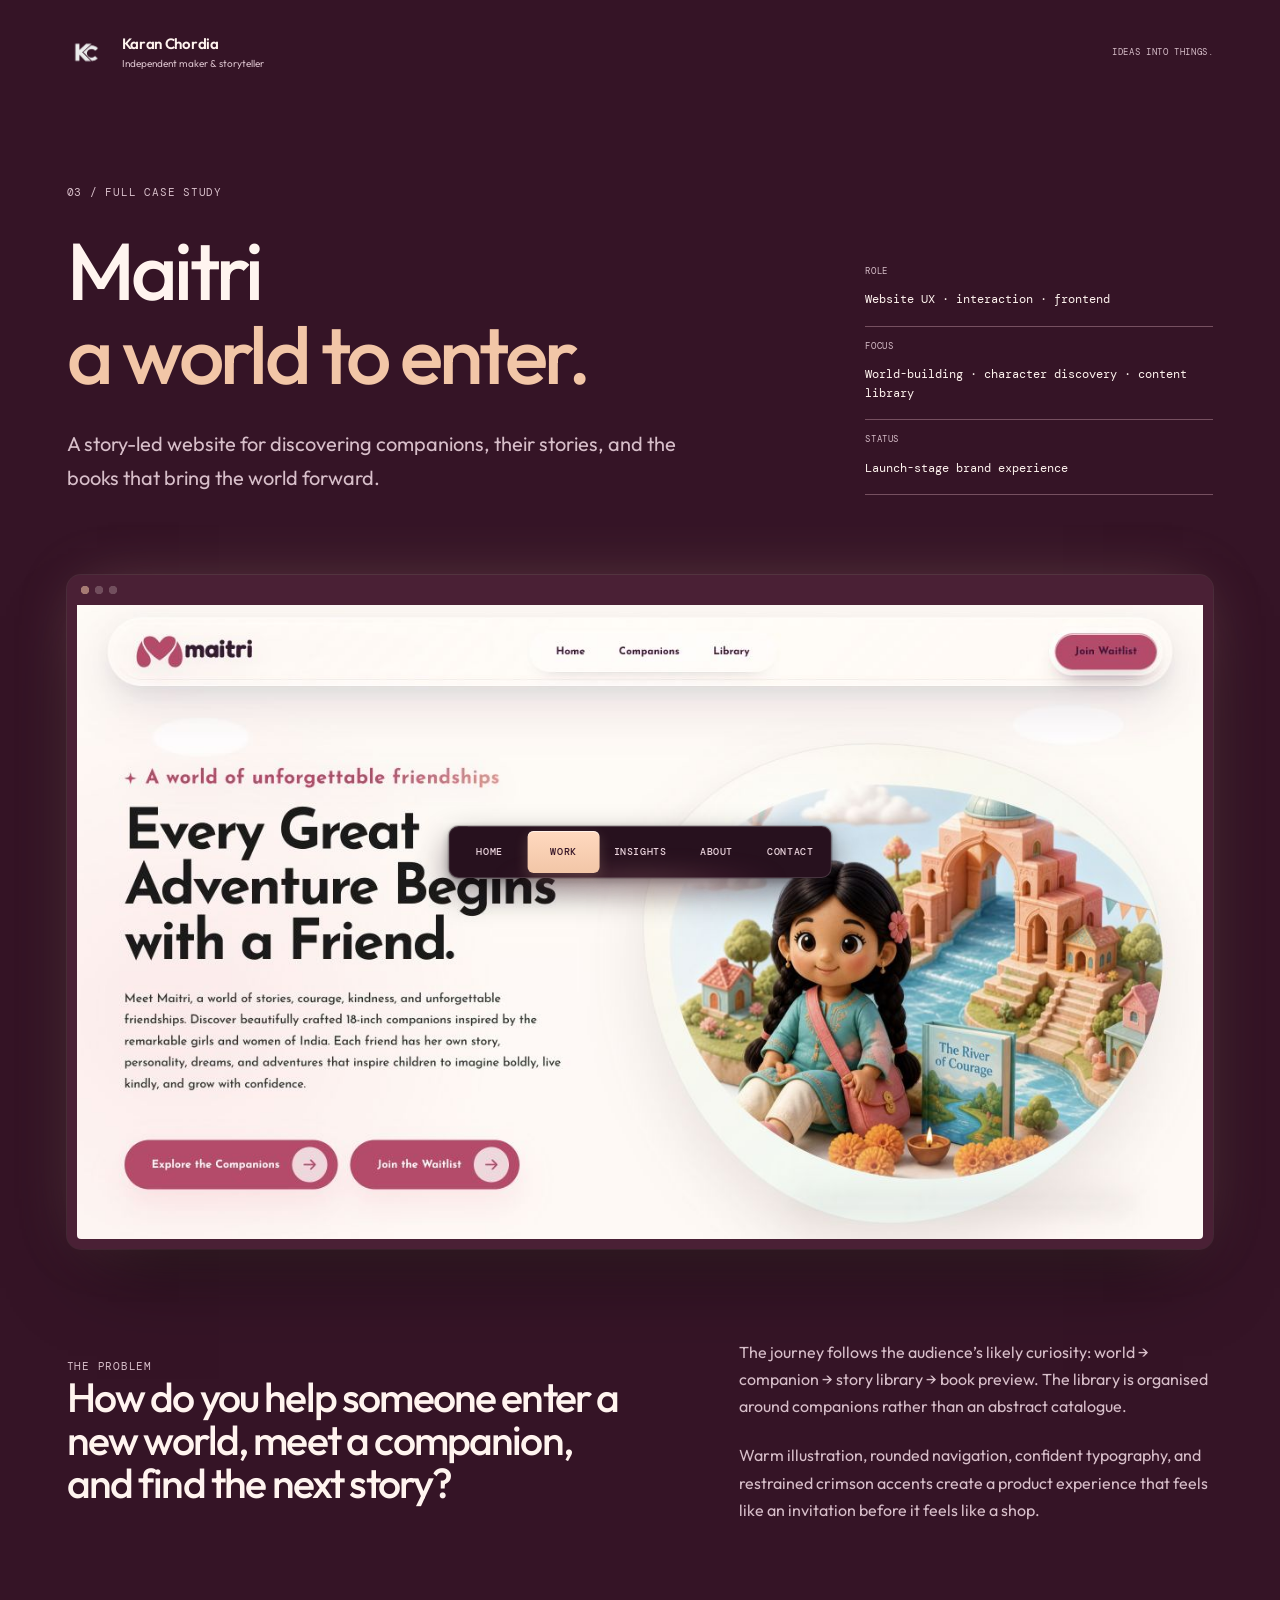
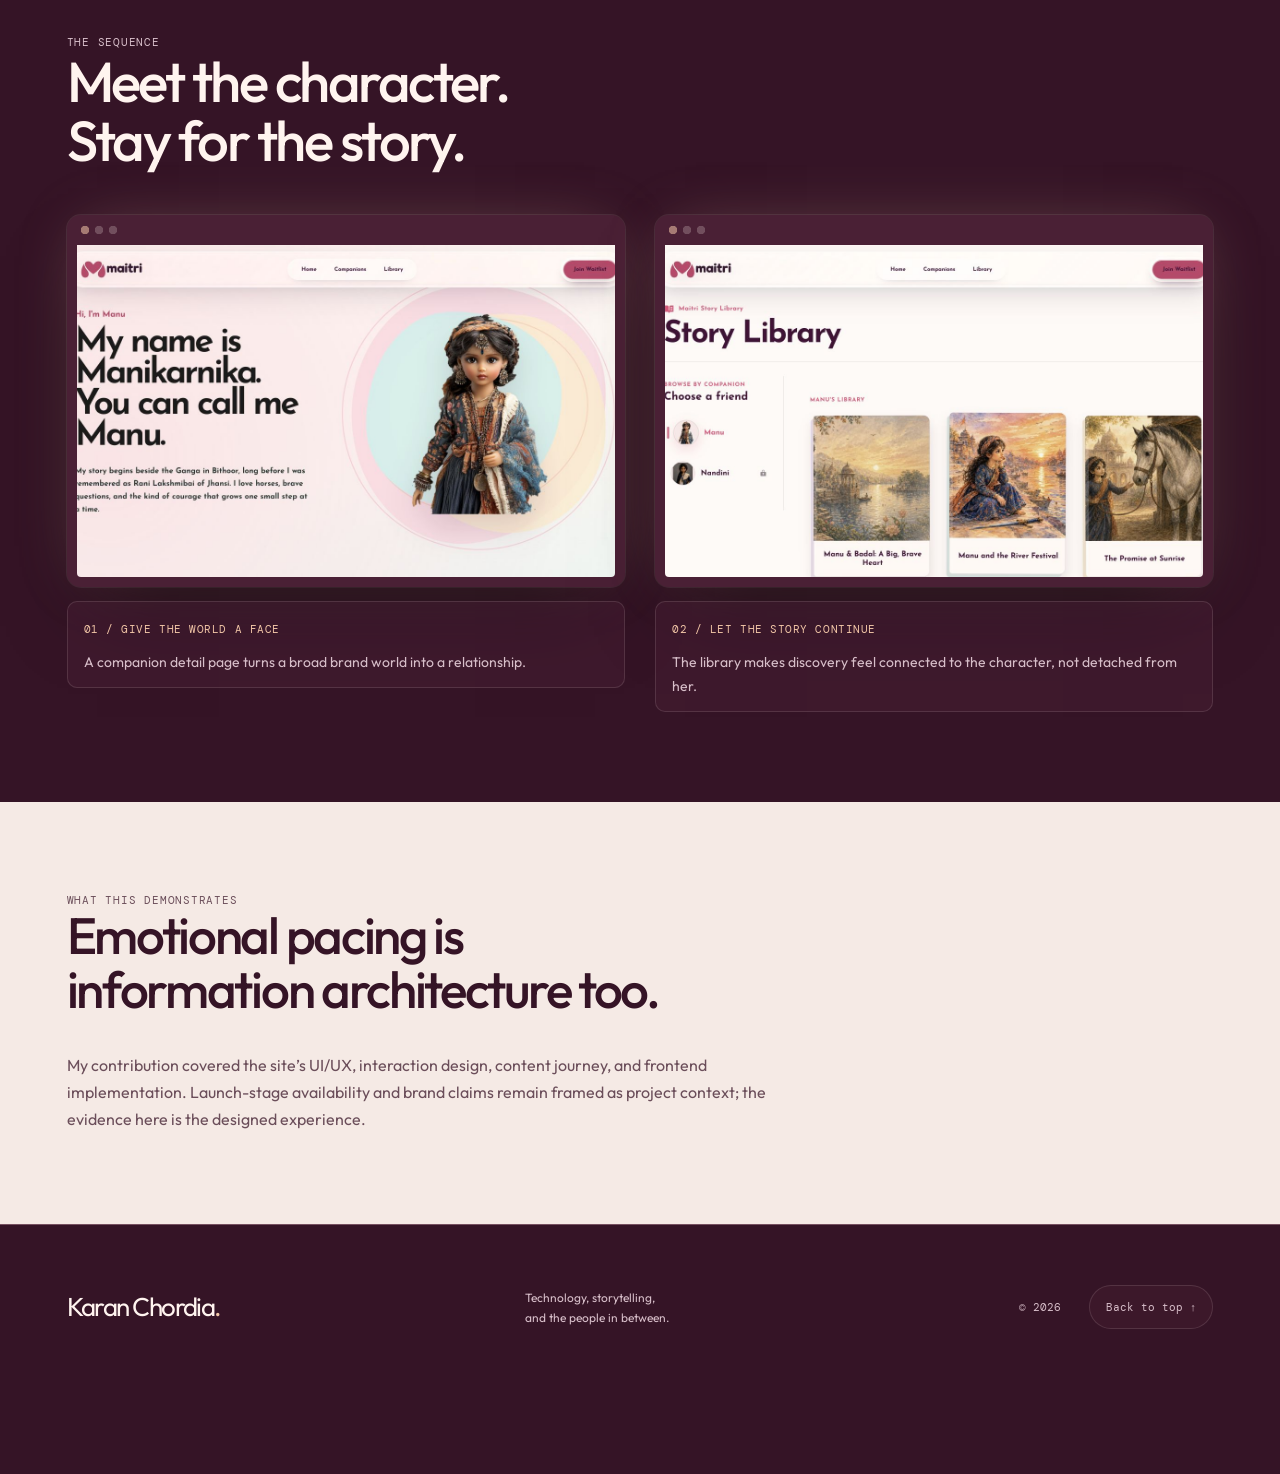
<file: case-maitri.html>
<!doctype html>
<html lang="en"><head><meta charset="utf-8" /><meta name="viewport" content="width=device-width, initial-scale=1" /><meta name="description" content="Maitri: a case study in story-led product discovery." /><title>Maitri: Case study · Karan Chordia</title><link rel="icon" href="assets/brand/kc-favicon.png" type="image/png" /><link href="https://fonts.googleapis.com/css2?family=DM+Mono:wght@400;500&amp;family=Outfit:wght@400;500;600;700&amp;display=swap" rel="stylesheet"><link rel="stylesheet" href="studio.css"><link rel="stylesheet" href="ui-align.css"></head>
<body class="case-page case-maitri" id="top"><a class="skip-link" href="#main">Skip to content</a><header class="site-header"><a class="wordmark" href="index.html" aria-label="Karan Chordia, home"><img src="assets/brand/kc-mark.png" alt=""><span>Karan Chordia<span class="brand-sub">Independent maker &amp; storyteller</span></span></a><span class="header-note mono">Ideas into things.</span><nav id="site-nav" aria-label="Primary"><a href="index.html"><svg viewBox="0 0 24 24" aria-hidden="true"><path d="m3 10 9-7 9 7v10H3Z"/><path d="M9 20v-7h6v7"/></svg><span>Home</span></a><a href="work.html" aria-current="page"><svg viewBox="0 0 24 24" aria-hidden="true"><rect x="3" y="7" width="18" height="14" rx="3"/><path d="M8 7V3h8v4M3 12h18M10 12v3h4v-3"/></svg><span>Work</span></a><a href="insights.html"><svg viewBox="0 0 24 24" aria-hidden="true"><path d="M5 3h10l4 4v14H5Z M14 3v5h5 M8 12h8 M8 16h6"/></svg><span>Insights</span></a><a href="about.html"><svg viewBox="0 0 24 24" aria-hidden="true"><circle cx="12" cy="7" r="4"/><path d="M4 21v-2a8 8 0 0 1 16 0v2"/></svg><span>About</span></a><a href="contact.html"><svg viewBox="0 0 24 24" aria-hidden="true"><path d="M4 19 20 3M5 3h15v15"/></svg><span>Contact</span></a></nav></header>
<main id="main"><section data-section-label="Maitri" class="case-hero"><div><p class="eyebrow">03 / Full case study</p><h1>Maitri<br /><em>a world to enter.</em></h1><p class="case-dek">A story-led website for discovering companions, their stories, and the books that bring the world forward.</p></div><div class="case-meta mono"><span>Role</span><strong>Website UX · interaction · frontend</strong><span>Focus</span><strong>World-building · character discovery · content library</strong><span>Status</span><strong>Launch-stage brand experience</strong></div></section><section data-section-label="Maitri" class="case-visual"><img src="assets/work/maitri/home.jpg" alt="Maitri story-led homepage" /></section><section data-section-label="The problem" class="case-grid section-shell"><div><p class="section-number mono">The problem</p><h2>How do you help someone enter a new world, meet a companion, and find the next story?</h2></div><div><p>The journey follows the audience’s likely curiosity: world → companion → story library → book preview. The library is organised around companions rather than an abstract catalogue.</p><p>Warm illustration, rounded navigation, confident typography, and restrained crimson accents create a product experience that feels like an invitation before it feels like a shop.</p></div></section><section data-section-label="The sequence" class="case-sequence section-shell"><div class="case-sequence-intro"><p class="section-number mono">The sequence</p><h2>Meet the character.<br /><em>Stay for the story.</em></h2></div><div class="case-image-grid"><figure><img src="assets/work/maitri/manu.jpg" alt="Maitri Manu character introduction" /><figcaption><span class="mono">01 / Give the world a face</span><p>A companion detail page turns a broad brand world into a relationship.</p></figcaption></figure><figure><img src="assets/work/maitri/library.jpg" alt="Maitri story library interface" /><figcaption><span class="mono">02 / Let the story continue</span><p>The library makes discovery feel connected to the character, not detached from her.</p></figcaption></figure></div></section><section data-section-label="What this demonstrates" class="case-boundary section-shell"><p class="section-number mono">What this demonstrates</p><h2>Emotional pacing is<br /><em>information architecture too.</em></h2><p>My contribution covered the site’s UI/UX, interaction design, content journey, and frontend implementation. Launch-stage availability and brand claims remain framed as project context; the evidence here is the designed experience.</p></section></main><footer class="site-footer"><a href="index.html" class="footer-name">Karan Chordia<span class="coral">.</span></a><p>Technology, storytelling,<br>and the people in between.</p><div><span>© <span data-year>2026</span></span><a href="#top">Back to top ↑</a></div></footer><script src="studio.js"></script></body></html>
</file>
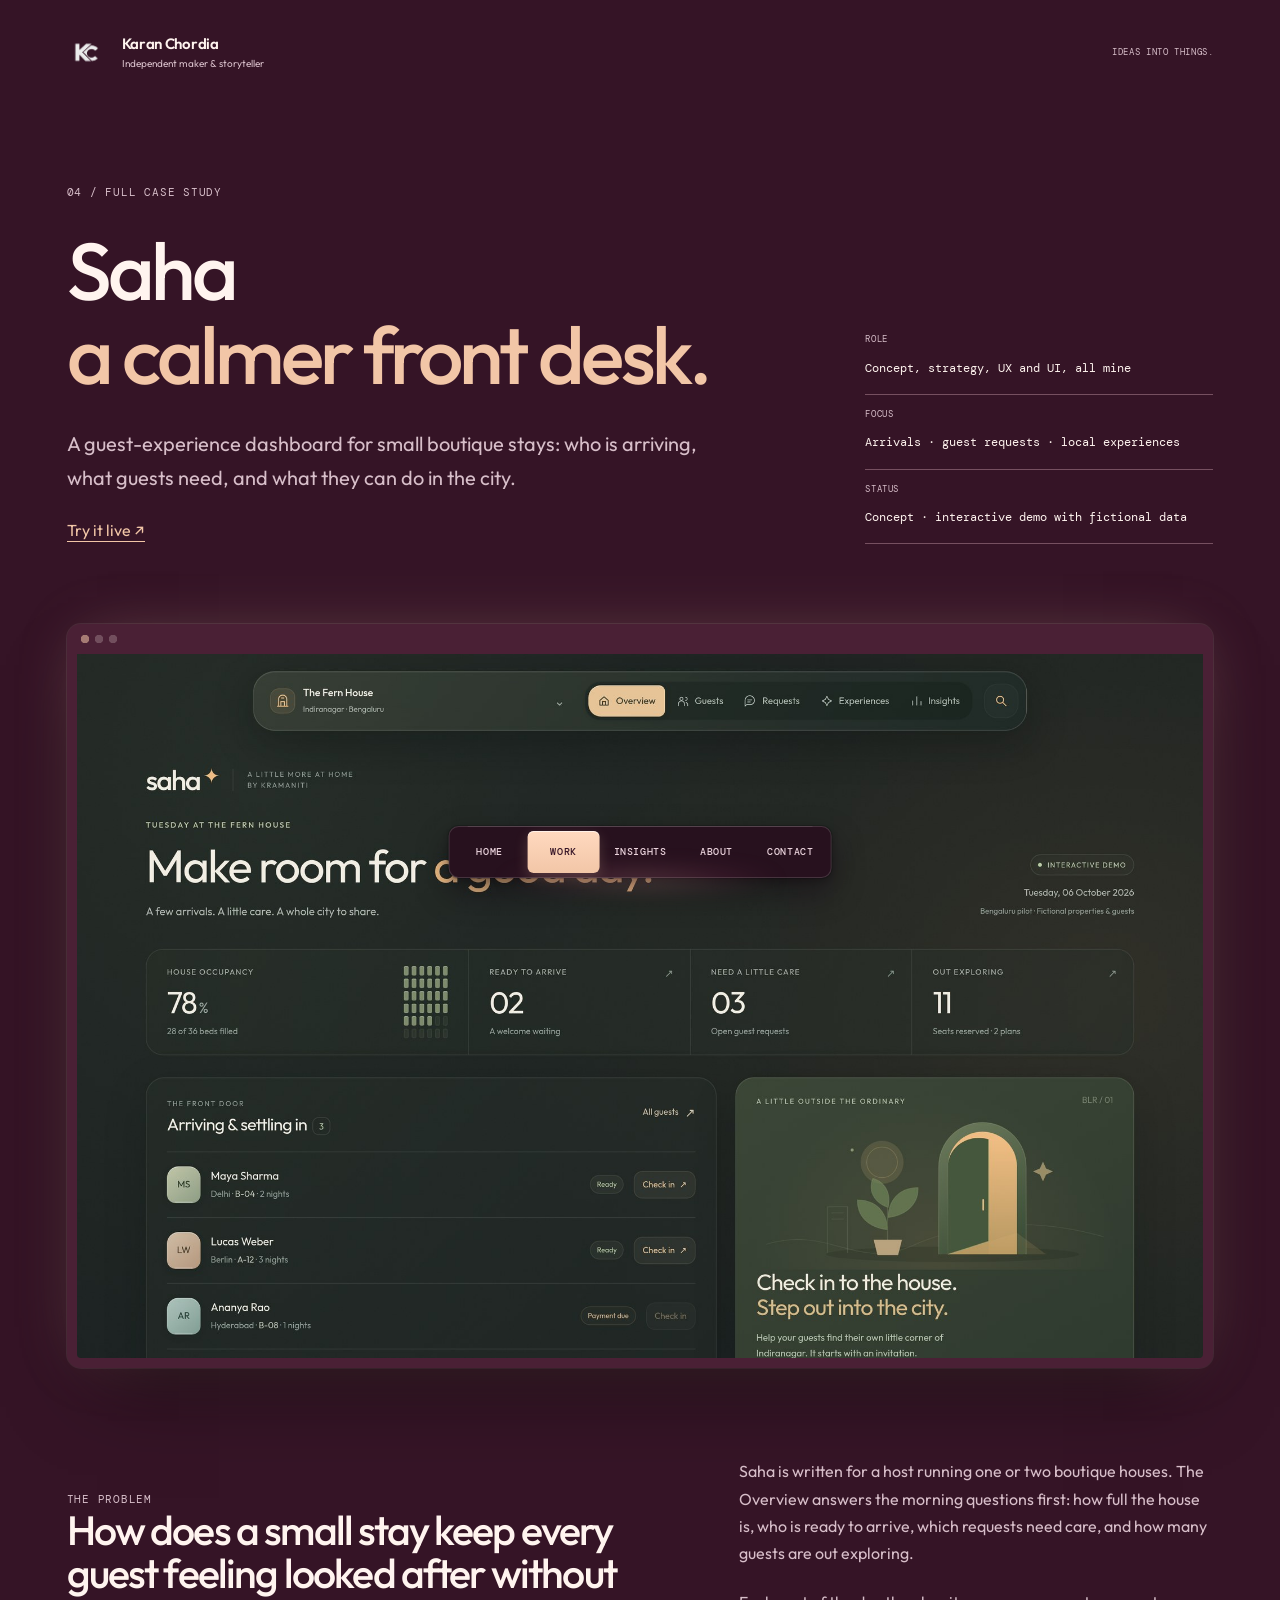
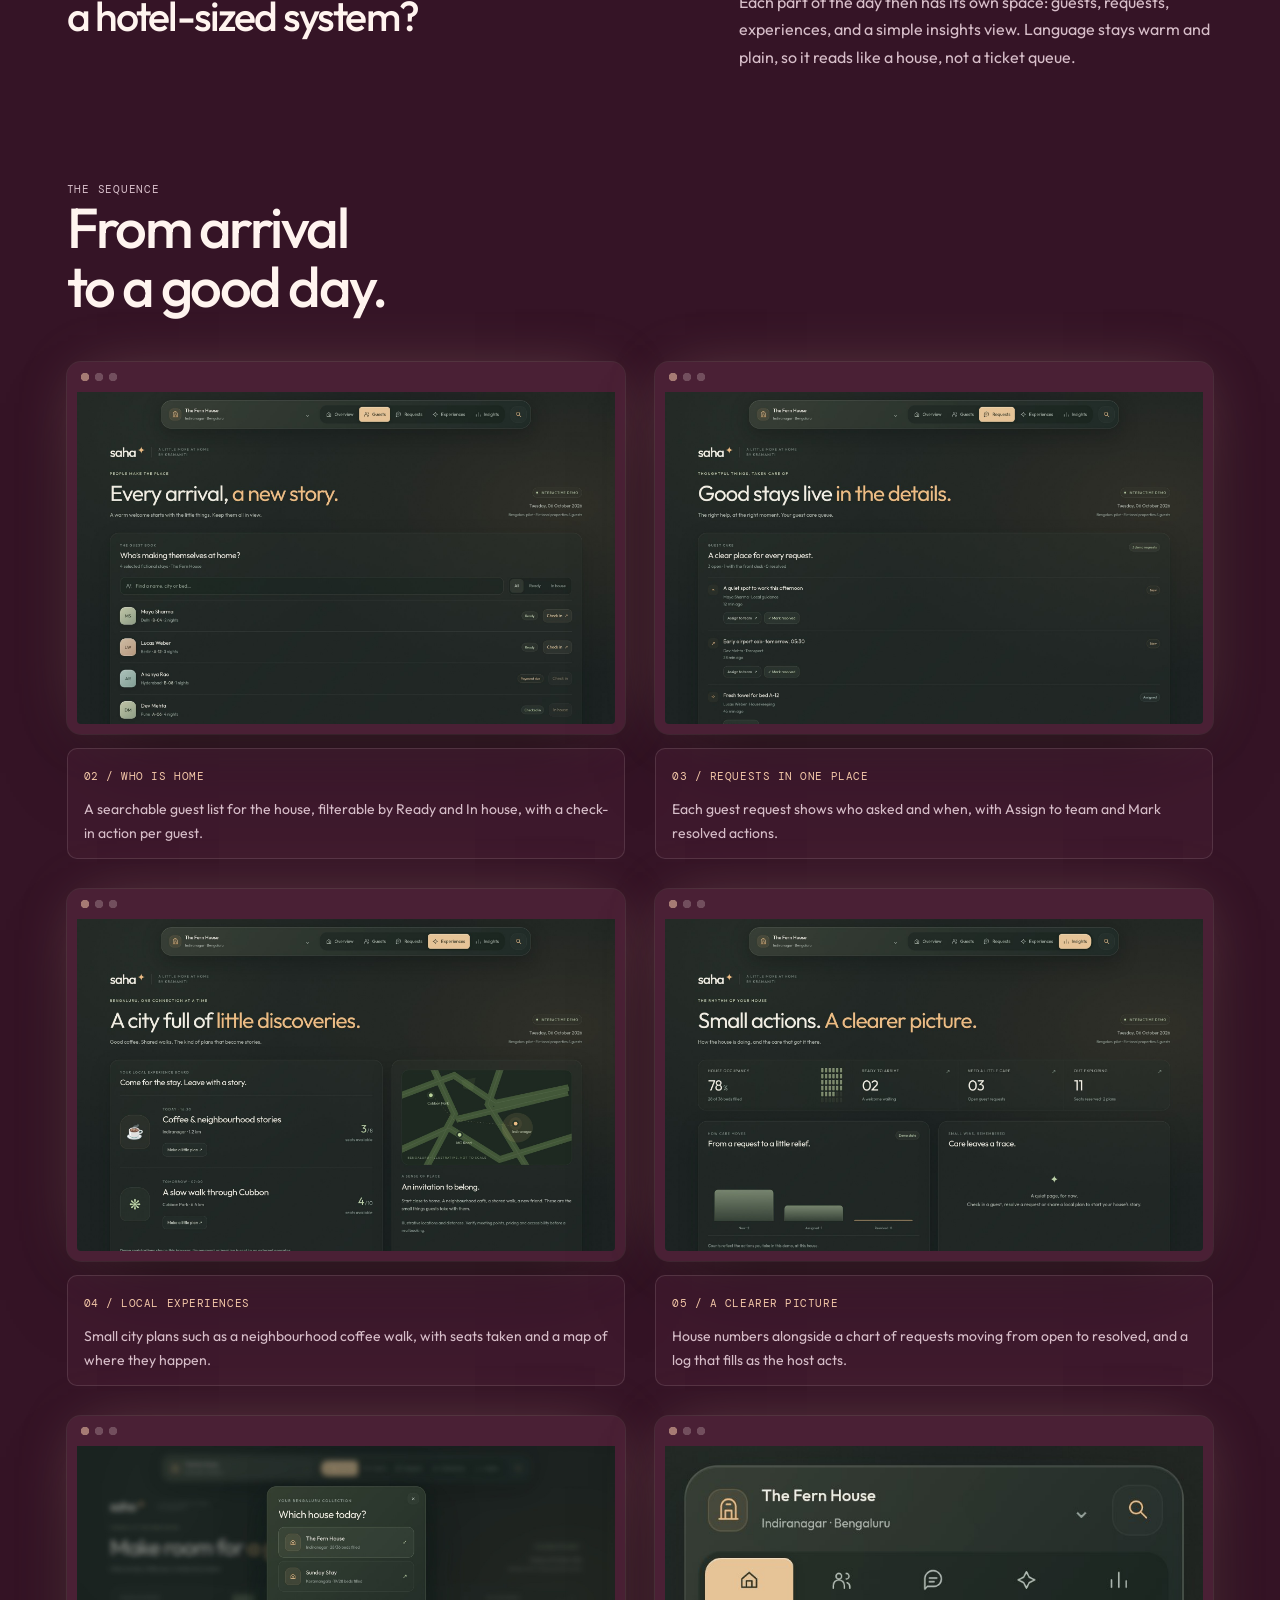
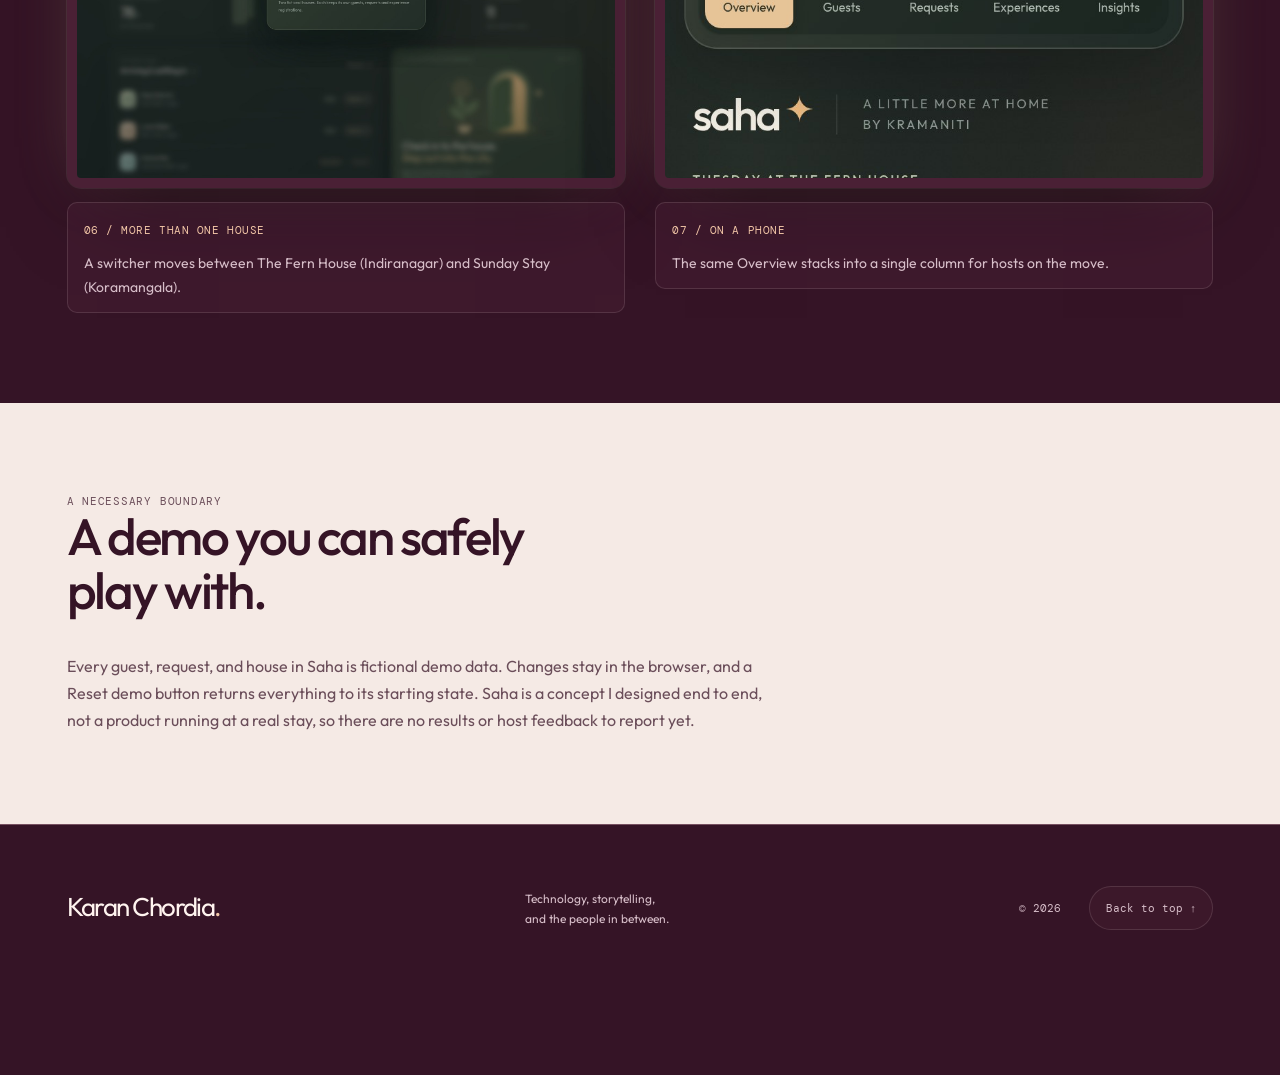
<file: case-saha.html>
<!doctype html>
<html lang="en"><head><meta charset="utf-8" /><meta name="viewport" content="width=device-width, initial-scale=1" /><meta name="description" content="Saha, a case study in making a small boutique stay feel looked after." /><title>Saha · Case study · Karan Chordia</title><link rel="icon" href="assets/brand/kc-favicon.png" type="image/png" /><link href="https://fonts.googleapis.com/css2?family=DM+Mono:wght@400;500&amp;family=Outfit:wght@400;500;600;700&amp;display=swap" rel="stylesheet"><link rel="stylesheet" href="studio.css"><link rel="stylesheet" href="ui-align.css"></head>
<body class="case-page case-saha" id="top"><a class="skip-link" href="#main">Skip to content</a><header class="site-header"><a class="wordmark" href="index.html" aria-label="Karan Chordia, home"><img src="assets/brand/kc-mark.png" alt=""><span>Karan Chordia<span class="brand-sub">Independent maker &amp; storyteller</span></span></a><span class="header-note mono">Ideas into things.</span><nav id="site-nav" aria-label="Primary"><a href="index.html"><svg viewBox="0 0 24 24" aria-hidden="true"><path d="m3 10 9-7 9 7v10H3Z"/><path d="M9 20v-7h6v7"/></svg><span>Home</span></a><a href="work.html" aria-current="page"><svg viewBox="0 0 24 24" aria-hidden="true"><rect x="3" y="7" width="18" height="14" rx="3"/><path d="M8 7V3h8v4M3 12h18M10 12v3h4v-3"/></svg><span>Work</span></a><a href="insights.html"><svg viewBox="0 0 24 24" aria-hidden="true"><path d="M5 3h10l4 4v14H5Z M14 3v5h5 M8 12h8 M8 16h6"/></svg><span>Insights</span></a><a href="about.html"><svg viewBox="0 0 24 24" aria-hidden="true"><circle cx="12" cy="7" r="4"/><path d="M4 21v-2a8 8 0 0 1 16 0v2"/></svg><span>About</span></a><a href="contact.html"><svg viewBox="0 0 24 24" aria-hidden="true"><path d="M4 19 20 3M5 3h15v15"/></svg><span>Contact</span></a></nav></header><main id="main"><section class="case-hero"><div><p class="eyebrow">04 / Full case study</p><h1>Saha<br /><em>a calmer front desk.</em></h1><p class="case-dek">A guest-experience dashboard for small boutique stays: who is arriving, what guests need, and what they can do in the city.</p><p><a href="https://staysaha.vercel.app/" target="_blank" rel="noopener">Try it live ↗</a></p></div><div class="case-meta mono"><span>Role</span><strong>Concept, strategy, UX and UI, all mine</strong><span>Focus</span><strong>Arrivals · guest requests · local experiences</strong><span>Status</span><strong>Concept · interactive demo with fictional data</strong></div></section>
<section class="case-visual"><img src="assets/work/saha/01-overview.jpg" alt="Saha main screen" /></section>
<section class="case-grid section-shell"><div><p class="section-number mono">The problem</p><h2>How does a small stay keep every guest feeling looked after without a hotel-sized system?</h2></div><div><p>Saha is written for a host running one or two boutique houses. The Overview answers the morning questions first: how full the house is, who is ready to arrive, which requests need care, and how many guests are out exploring.</p><p>Each part of the day then has its own space: guests, requests, experiences, and a simple insights view. Language stays warm and plain, so it reads like a house, not a ticket queue.</p></div></section>
<section class="case-sequence section-shell"><div class="case-sequence-intro"><p class="section-number mono">The sequence</p><h2>From arrival<br /><em>to a good day.</em></h2></div><div class="case-image-grid"><figure><img src="assets/work/saha/02-guests.jpg" alt="Saha Who is home screen" loading="lazy" /><figcaption><span class="mono">02 / Who is home</span><p>A searchable guest list for the house, filterable by Ready and In house, with a check-in action per guest.</p></figcaption></figure><figure><img src="assets/work/saha/03-requests.jpg" alt="Saha Requests in one place screen" loading="lazy" /><figcaption><span class="mono">03 / Requests in one place</span><p>Each guest request shows who asked and when, with Assign to team and Mark resolved actions.</p></figcaption></figure><figure><img src="assets/work/saha/04-experiences.jpg" alt="Saha Local experiences screen" loading="lazy" /><figcaption><span class="mono">04 / Local experiences</span><p>Small city plans such as a neighbourhood coffee walk, with seats taken and a map of where they happen.</p></figcaption></figure><figure><img src="assets/work/saha/05-insights.jpg" alt="Saha A clearer picture screen" loading="lazy" /><figcaption><span class="mono">05 / A clearer picture</span><p>House numbers alongside a chart of requests moving from open to resolved, and a log that fills as the host acts.</p></figcaption></figure><figure><img src="assets/work/saha/06-house-switcher.jpg" alt="Saha More than one house screen" loading="lazy" /><figcaption><span class="mono">06 / More than one house</span><p>A switcher moves between The Fern House (Indiranagar) and Sunday Stay (Koramangala).</p></figcaption></figure><figure><img src="assets/work/saha/08-mobile.jpg" alt="Saha On a phone screen" loading="lazy" /><figcaption><span class="mono">07 / On a phone</span><p>The same Overview stacks into a single column for hosts on the move.</p></figcaption></figure></div></section>
<section class="case-boundary section-shell"><p class="section-number mono">A necessary boundary</p><h2>A demo you can safely<br /><em>play with.</em></h2><p>Every guest, request, and house in Saha is fictional demo data. Changes stay in the browser, and a Reset demo button returns everything to its starting state. Saha is a concept I designed end to end, not a product running at a real stay, so there are no results or host feedback to report yet.</p></section></main><footer class="site-footer"><a href="index.html" class="footer-name">Karan Chordia<span class="coral">.</span></a><p>Technology, storytelling,<br>and the people in between.</p><div><span>© <span data-year>2026</span></span><a href="#top">Back to top ↑</a></div></footer><script src="studio.js"></script></body></html>
</file>
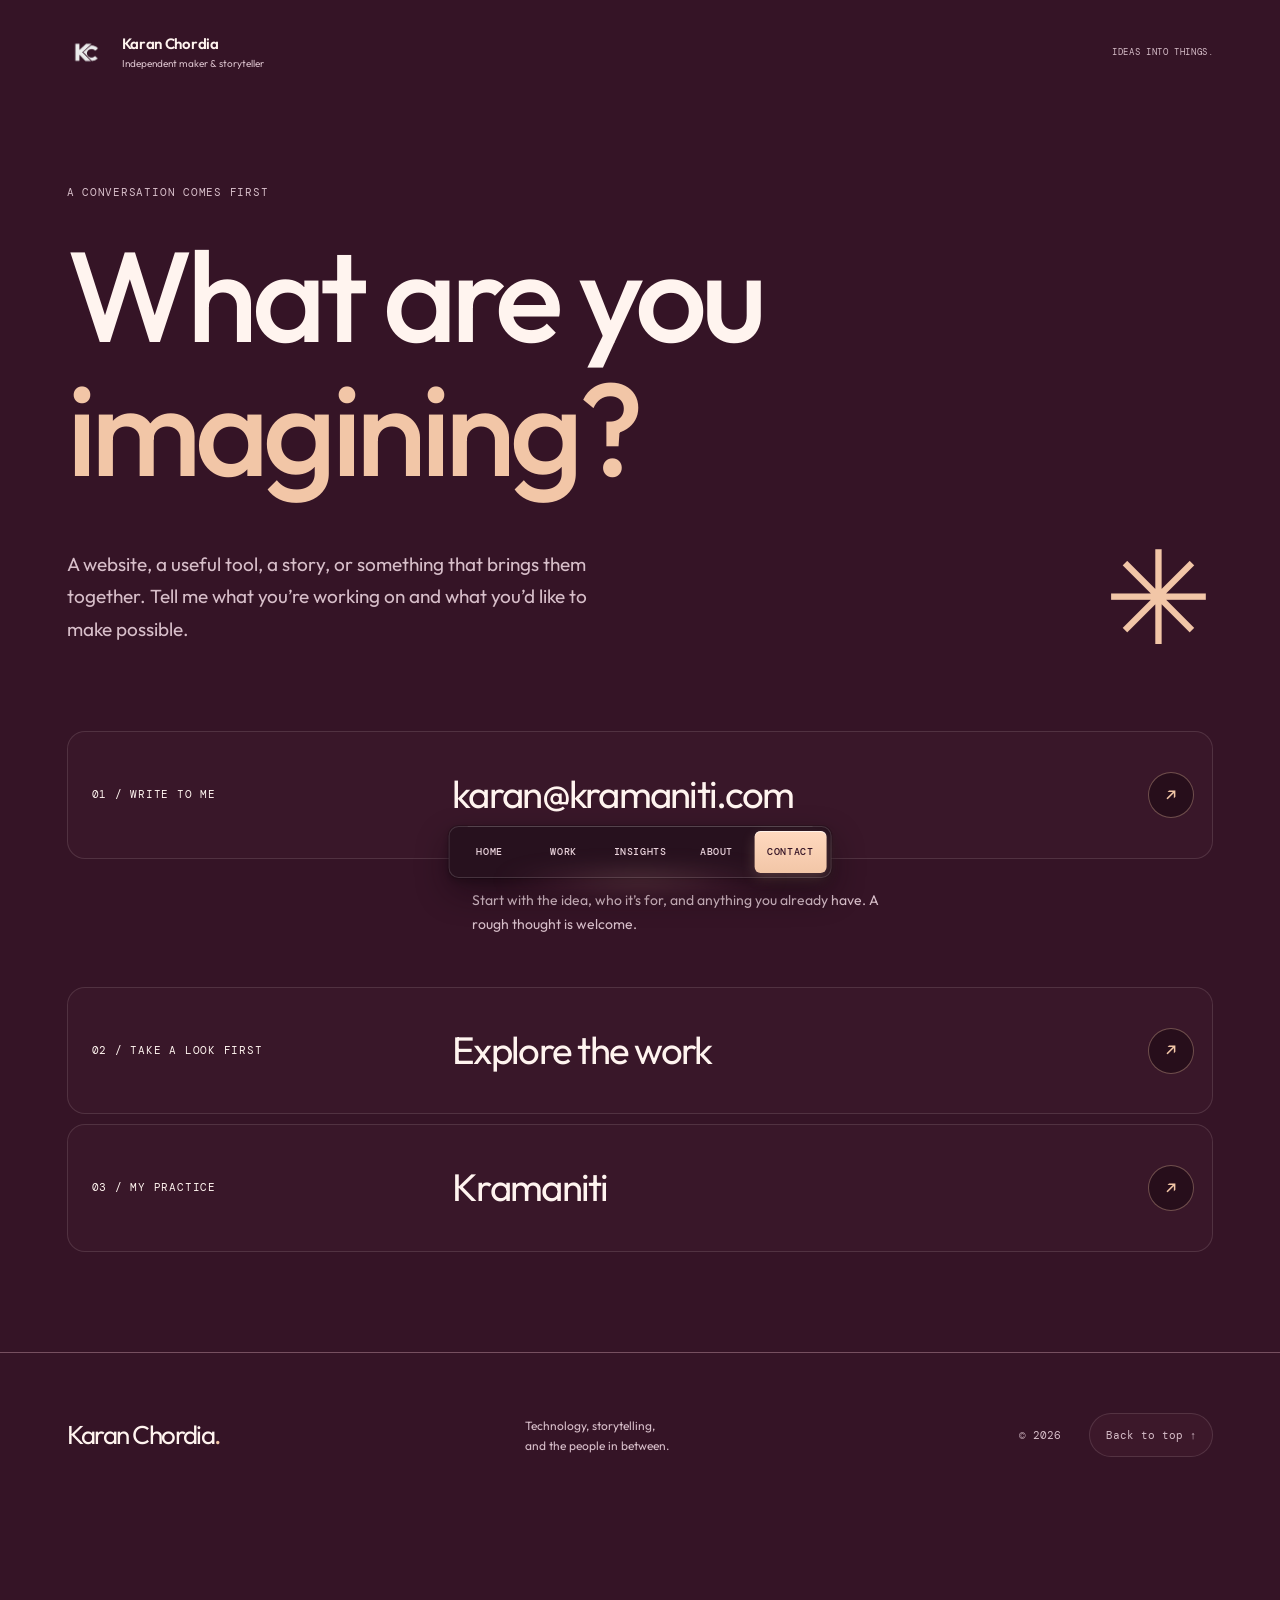
<file: contact.html>
<!doctype html>
<html lang="en"><head><meta charset="utf-8"><meta name="viewport" content="width=device-width, initial-scale=1"><meta name="description" content="Talk to Karan Chordia about a website, useful tool, content, or an idea you want to bring to life."><meta name="theme-color" content="#351426"><title>Contact | Karan Chordia</title><link rel="icon" href="assets/brand/kc-favicon.png"><link rel="preconnect" href="https://fonts.googleapis.com"><link rel="preconnect" href="https://fonts.gstatic.com" crossorigin><link href="https://fonts.googleapis.com/css2?family=DM+Mono:wght@400;500&amp;family=Outfit:wght@400;500;600;700&amp;display=swap" rel="stylesheet"><link rel="stylesheet" href="studio.css"><link rel="stylesheet" href="ui-align.css"></head><body class="contact-page" id="top"><a class="skip-link" href="#main">Skip to content</a><header class="site-header"><a class="wordmark" href="index.html" aria-label="Karan Chordia, home"><img src="assets/brand/kc-mark.png" alt=""><span>Karan Chordia<span class="brand-sub">Independent maker &amp; storyteller</span></span></a><span class="header-note mono">Ideas into things.</span><nav id="site-nav" aria-label="Primary"><a href="index.html"><svg viewBox="0 0 24 24" aria-hidden="true"><path d="m3 10 9-7 9 7v10H3Z"/><path d="M9 20v-7h6v7"/></svg><span>Home</span></a><a href="work.html"><svg viewBox="0 0 24 24" aria-hidden="true"><rect x="3" y="7" width="18" height="14" rx="3"/><path d="M8 7V3h8v4M3 12h18M10 12v3h4v-3"/></svg><span>Work</span></a><a href="insights.html"><svg viewBox="0 0 24 24" aria-hidden="true"><path d="M5 3h10l4 4v14H5Z M14 3v5h5 M8 12h8 M8 16h6"/></svg><span>Insights</span></a><a href="about.html"><svg viewBox="0 0 24 24" aria-hidden="true"><circle cx="12" cy="7" r="4"/><path d="M4 21v-2a8 8 0 0 1 16 0v2"/></svg><span>About</span></a><a href="contact.html" aria-current="page"><svg viewBox="0 0 24 24" aria-hidden="true"><path d="M4 19 20 3M5 3h15v15"/></svg><span>Contact</span></a></nav></header><main id="main"><section data-section-label="Contact" class="contact-stage"><p class="eyebrow">A conversation comes first</p><h1>What are you<br><em>imagining?</em></h1><div class="contact-bottom"><p>A website, a useful tool, a story, or something that brings them together. Tell me what you’re working on and what you’d like to make possible.</p><span class="contact-star" aria-hidden="true">✳</span></div></section><section data-section-label="Ways to get in touch" class="contact-paths" aria-label="Ways to get in touch"><a href="mailto:karan@kramaniti.com"><span class="mono">01 / Write to me</span><strong>karan@kramaniti.com</strong><b>↗</b></a><div class="contact-prompt"><p>No polished brief needed.</p><p>Start with the idea, who it’s for, and anything you already have. A rough thought is welcome.</p></div><a href="work.html"><span class="mono">02 / Take a look first</span><strong>Explore the work</strong><b>↗</b></a><a href="https://www.kramaniti.com/" target="_blank" rel="noopener"><span class="mono">03 / My practice</span><strong>Kramaniti</strong><b>↗</b></a></section></main><footer class="site-footer"><a href="index.html" class="footer-name">Karan Chordia<span class="coral">.</span></a><p>Technology, storytelling,<br>and the people in between.</p><div><span>© <span data-year>2026</span></span><a href="#top">Back to top ↑</a></div></footer><script src="studio.js"></script></body></html>
</file>
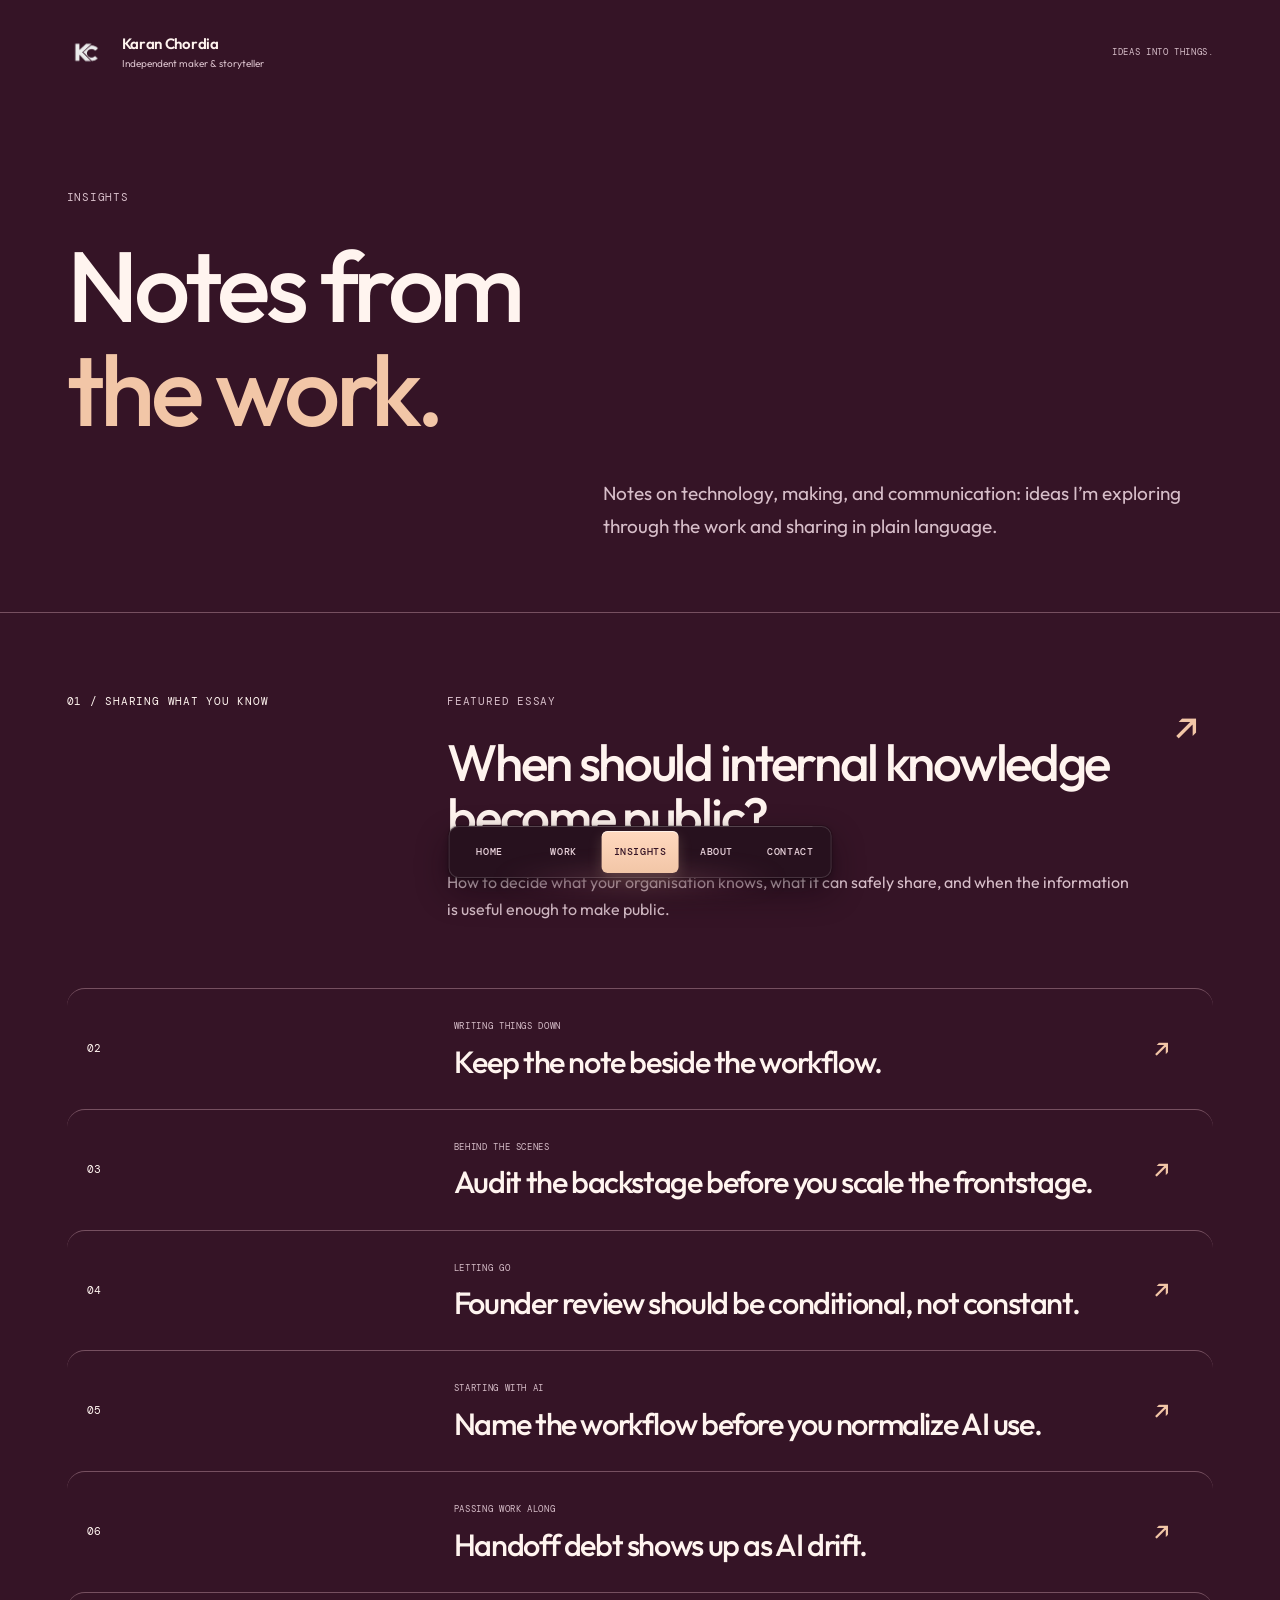
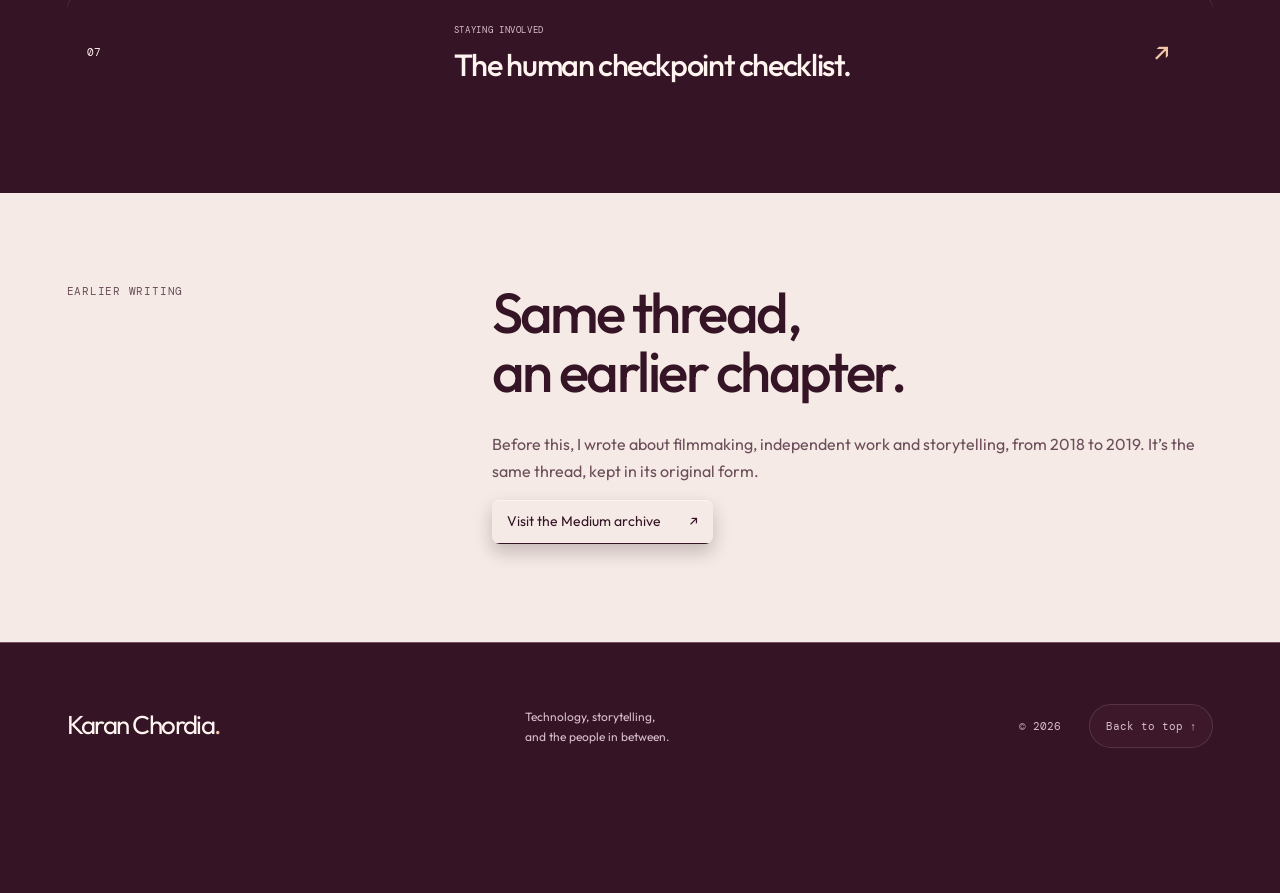
<file: insights.html>
<!doctype html>
<html lang="en">
  <head>
    <meta charset="utf-8" />
    <meta name="viewport" content="width=device-width, initial-scale=1" />
    <meta
      name="description"
      content="Notes from the work by Karan Chordia: short, practical pieces on bringing technology, including AI, into everyday work. Ideas from making, shared in plain language."
    />
    <meta name="theme-color" content="#eee9df" />
    <title>Insights | Karan Chordia</title>
    <link rel="icon" href="assets/brand/kc-favicon.png" type="image/png" />
    <link rel="apple-touch-icon" href="assets/brand/apple-touch-icon.png" />
    <link rel="preconnect" href="https://fonts.googleapis.com" />
    <link rel="preconnect" href="https://fonts.gstatic.com" crossorigin />


  <link href="https://fonts.googleapis.com/css2?family=DM+Mono:wght@400;500&amp;family=Outfit:wght@400;500;600;700&amp;display=swap" rel="stylesheet"><link rel="stylesheet" href="studio.css"><link rel="stylesheet" href="ui-align.css"></head>
  <body class="insights-page light-page" id="top">
    <a class="skip-link" href="#main">Skip to content</a><header class="site-header"><a class="wordmark" href="index.html" aria-label="Karan Chordia, home"><img src="assets/brand/kc-mark.png" alt=""><span>Karan Chordia<span class="brand-sub">Independent maker &amp; storyteller</span></span></a><span class="header-note mono">Ideas into things.</span><nav id="site-nav" aria-label="Primary"><a href="index.html"><svg viewBox="0 0 24 24" aria-hidden="true"><path d="m3 10 9-7 9 7v10H3Z"/><path d="M9 20v-7h6v7"/></svg><span>Home</span></a><a href="work.html"><svg viewBox="0 0 24 24" aria-hidden="true"><rect x="3" y="7" width="18" height="14" rx="3"/><path d="M8 7V3h8v4M3 12h18M10 12v3h4v-3"/></svg><span>Work</span></a><a href="insights.html" aria-current="page"><svg viewBox="0 0 24 24" aria-hidden="true"><path d="M5 3h10l4 4v14H5Z M14 3v5h5 M8 12h8 M8 16h6"/></svg><span>Insights</span></a><a href="about.html"><svg viewBox="0 0 24 24" aria-hidden="true"><circle cx="12" cy="7" r="4"/><path d="M4 21v-2a8 8 0 0 1 16 0v2"/></svg><span>About</span></a><a href="contact.html"><svg viewBox="0 0 24 24" aria-hidden="true"><path d="M4 19 20 3M5 3h15v15"/></svg><span>Contact</span></a></nav></header>
    <main id="main">
      <section data-section-label="Insights" class="page-hero insights-hero">
        <div>
          <p class="eyebrow reveal">Insights</p>
          <h1 class="reveal">Notes from<br /><em>the work.</em></h1>
        </div>
        <p class="page-lede reveal">
          Notes on technology, making, and communication: ideas I’m exploring through the work and sharing in plain language.
        </p>
        <div class="insight-rings" aria-hidden="true">
          <span></span><span></span><span></span>
        </div>
      </section>
      <section data-section-label="Selected essays" class="essay-index" aria-label="Selected essays">
        <a
          class="essay-lead reveal"
          href="https://www.kramaniti.com/insights/when-internal-intelligence-should-become-public/"
          target="_blank"
          rel="noopener"
          ><div class="essay-no mono">01 / Sharing what you know</div>
          <div>
            <p class="eyebrow">Featured essay</p>
            <h2>When should internal knowledge become public?</h2>
            <p>How to decide what your organisation knows, what it can safely share, and when the information is useful enough to make public.</p>
          </div>
          <span class="essay-arrow">↗</span></a
        >
        <div class="essay-list">
          <a
            class="essay-row reveal"
            href="https://www.kramaniti.com/insights/keep-the-note-beside-the-workflow"
            target="_blank"
            rel="noopener"
            ><span class="mono">02</span>
            <div>
              <p class="eyebrow">Writing things down</p>
              <h3>Keep the note beside the workflow.</h3>
            </div>
            <span>↗</span></a
          ><a
            class="essay-row reveal"
            href="https://www.kramaniti.com/insights/audit-the-backstage-before-you-scale-the-frontstage/"
            target="_blank"
            rel="noopener"
            ><span class="mono">03</span>
            <div>
              <p class="eyebrow">Behind the scenes</p>
              <h3>Audit the backstage before you scale the frontstage.</h3>
            </div>
            <span>↗</span></a
          ><a
            class="essay-row reveal"
            href="https://www.kramaniti.com/insights/founder-review-should-be-conditional-not-constant"
            target="_blank"
            rel="noopener"
            ><span class="mono">04</span>
            <div>
              <p class="eyebrow">Letting go</p>
              <h3>Founder review should be conditional, not constant.</h3>
            </div>
            <span>↗</span></a
          ><a
            class="essay-row reveal"
            href="https://www.kramaniti.com/insights/name-the-workflow-before-you-normalize-ai-use"
            target="_blank"
            rel="noopener"
            ><span class="mono">05</span>
            <div>
              <p class="eyebrow">Starting with AI</p>
              <h3>Name the workflow before you normalize AI use.</h3>
            </div>
            <span>↗</span></a
          ><a
            class="essay-row reveal"
            href="https://www.kramaniti.com/insights/handoff-debt-shows-up-as-ai-drift"
            target="_blank"
            rel="noopener"
            ><span class="mono">06</span>
            <div>
              <p class="eyebrow">Passing work along</p>
              <h3>Handoff debt shows up as AI drift.</h3>
            </div>
            <span>↗</span></a
          ><a
            class="essay-row reveal"
            href="https://www.kramaniti.com/insights/the-human-checkpoint-checklist/"
            target="_blank"
            rel="noopener"
            ><span class="mono">07</span>
            <div>
              <p class="eyebrow">Staying involved</p>
              <h3>The human checkpoint checklist.</h3>
            </div>
            <span>↗</span></a
          >
        </div>
      </section>
      <section data-section-label="Earlier writing" class="writing-arc section-shell">
        <p class="section-number mono">Earlier writing</p>
        <div>
          <h2 class="reveal">
            Same thread,<br /><em>an earlier chapter.</em>
          </h2>
          <p class="reveal">
            Before this, I wrote about filmmaking, independent work and storytelling, from 2018 to 2019. It’s the same thread, kept in its original form.
          </p>
          <a
            class="primary-link ink-link reveal"
            href="https://medium.com/@karanchordia"
            target="_blank"
            rel="noopener"
            >Visit the Medium archive <span>↗</span></a
          >
        </div>
      </section>
    </main>
    <footer class="site-footer"><a href="index.html" class="footer-name">Karan Chordia<span class="coral">.</span></a><p>Technology, storytelling,<br>and the people in between.</p><div><span>© <span data-year>2026</span></span><a href="#top">Back to top ↑</a></div></footer><script src="studio.js"></script>

  </body>
</html>
</file>
<file: studio.css>
:root{--bg:#351426;--surface:#4a2035;--ink:#fff4ef;--muted:#d7bec9;--line:#765060;--accent:#f2c6a7;--paper:#f5eae5;--serif:'Instrument Serif',Georgia,serif;--sans:'Outfit',Arial,sans-serif;--mono:'DM Mono',monospace;--gutter:clamp(24px,5.2vw,100px)}

*{box-sizing:border-box}
html{scroll-behavior:smooth;scroll-padding-top:110px}
body{margin:0;background:var(--bg);color:var(--ink);font:400 16px/1.7 var(--sans);-webkit-font-smoothing:antialiased}
a{color:inherit;text-decoration:none}
button{font:inherit}
img{display:block;max-width:100%;height:auto}
h1,h2,h3,p,figure{margin:0}
h1,h2,h3{font-weight:500;line-height:1.05;letter-spacing:-.055em}
h1{font-size:clamp(58px,7.8vw,124px)}
h2{font-size:clamp(38px,4.4vw,68px)}
h3{font-size:32px}
em{font-family:var(--serif);font-weight:400;letter-spacing:-.05em}
p{color:var(--muted)}
p+p{margin-top:22px}
.mono,.eyebrow{font:400 11px/1.6 var(--mono);letter-spacing:.07em;text-transform:uppercase}
.eyebrow{margin-bottom:26px}
.coral{color:var(--accent)}
a,button{ -webkit-tap-highlight-color:transparent}
a:focus-visible,button:focus-visible,summary:focus-visible{outline:2px solid var(--accent);outline-offset:7px}
::selection{background:var(--accent);color:var(--bg)}
.skip-link{position:fixed;z-index:100;top:10px;left:20px;padding:12px 20px;background:var(--ink);color:var(--bg);transform:translateY(-180%)}
.skip-link:focus{transform:none}
.site-header{margin:0 var(--gutter);height:112px;display:flex;align-items:center;justify-content:space-between;border-bottom:1px solid var(--line);gap:24px}
.wordmark{display:flex;gap:17px;align-items:center;font-size:15px;font-weight:600;line-height:1.6;letter-spacing:-.02em}
.wordmark img{width:38px;filter:invert(1);mix-blend-mode:screen}
.brand-sub{display:block;font-size:10px;color:var(--muted);font-weight:400;letter-spacing:0}
.site-header nav{display:flex;align-items:center;gap:30px;font-size:12px}
.site-header nav a{position:relative;padding:12px 0}
.site-header nav a:hover{color:var(--accent)}
.site-header nav a[aria-current]:after{content:'';position:absolute;bottom:3px;left:0;width:14px;height:2px;background:var(--accent)}
.site-header nav a:last-child{border:1px solid var(--line);padding:10px 19px;border-radius:30px}
.menu-toggle{display:none}
.site-footer{padding:60px var(--gutter) 35px;display:grid;grid-template-columns:1.3fr 1fr 1fr;gap:30px;border-top:1px solid var(--line);align-items:end}
.footer-name{font-size:26px;letter-spacing:-.06em}
.site-footer p{font-size:12px}
.site-footer>div{display:flex;justify-content:flex-end;gap:28px;font:11px var(--mono);color:var(--muted)}
.studio-hero{padding:34px var(--gutter) 0;overflow:hidden}
.hero-topline{display:flex;justify-content:space-between;align-items:center}
.hero-topline .eyebrow{margin:0;color:var(--ink)}
.hero-topline>span{font-size:10px;color:var(--muted)}
.status-dot{display:inline-block;width:6px;height:6px;background:var(--accent);border-radius:50%;margin-right:8px}
.hero-title-row{display:grid;grid-template-columns:1fr 180px;align-items:center;margin:48px 0 38px}
.hero-title-row h1{font-size:clamp(64px,8.5vw,138px);line-height:.99;letter-spacing:-.07em}
.hero-title-row em{color:var(--accent);font-size:1.08em}
.hero-signature{font:italic 20px/1.3 var(--serif);color:var(--muted);transform:rotate(-8deg);padding-left:20px}
.hero-signature span{display:block;font:60px var(--sans);color:var(--accent);margin-top:14px}
.hero-lower{display:grid;grid-template-columns:.85fr 1.15fr;gap:6vw;align-items:center}
.introduction>p{font-size:clamp(17px,1.4vw,22px);line-height:1.7;color:var(--ink);max-width:490px}
.button-link{display:inline-flex;gap:55px;align-items:center;font-size:12px;background:var(--ink);color:var(--bg);padding:14px 22px;border-radius:3px;margin-top:28px;transition:background .2s}
.button-link:hover{background:var(--accent)}
.button-link span{font-size:20px}
.idea-machine{position:relative;min-width:0;padding:0 0 12px}
.machine-label{color:var(--muted);font-size:9px;text-align:right}
.machine-stage{height:240px;position:relative;display:flex;align-items:center;justify-content:center;isolation:isolate}
.machine-stage:before{content:'';position:absolute;inset:10% 0;background:radial-gradient(ellipse,#d8a5bc20,transparent 65%);z-index:-1}
.idea-spark{color:var(--accent);font-size:100px;line-height:1;position:absolute;left:0;top:50px;transform:rotate(-13deg)}
.machine-thread{position:absolute;left:30px;right:10px;top:60px;height:150px;border:1px solid #b18c9c;border-radius:50%;transform:rotate(-12deg);z-index:-1}
.interface-object{width:220px;height:190px;position:relative;background:var(--paper);color:var(--bg);transform:rotate(-7deg);padding:12px 18px;box-shadow:0 15px 35px #0004;margin-right:18px}
.interface-toolbar{display:flex;gap:4px;border-bottom:1px solid #d1b6bf;padding-bottom:8px}
.interface-toolbar i{width:4px;height:4px;border-radius:50%;background:#a37d8d}
.interface-heading{display:block;font-size:26px;letter-spacing:-.065em;line-height:1.05;padding:14px 0 10px}
.interface-line{display:block;width:90%;height:3px;background:#cfb3be;margin:5px 0}
.interface-line.short{width:65%}
.interface-button{display:block;font-size:7px;background:var(--bg);color:var(--ink);padding:5px 9px;width:max-content;margin-top:12px}
.story-object{height:170px;width:145px;background:var(--accent);color:var(--bg);transform:rotate(10deg);position:relative;margin-left:-18px;align-self:flex-end;margin-bottom:13px;padding:12px;box-shadow:0 12px 30px #0003}
.story-object>.mono{font-size:6px}
.story-symbol{display:block;font:italic 100px/.95 var(--serif);letter-spacing:-.12em}
.story-symbol span{font:45px var(--sans);margin-left:8px}
.story-timeline{font:8px var(--mono);display:block;border-top:1px solid #35142655;margin-top:14px;padding-top:5px}
.machine-caption{display:flex;justify-content:space-between;font-size:8px;color:var(--muted)}
.hero-baseline{margin-top:40px;padding:24px 0;display:flex;gap:26px;justify-content:space-between;border-top:1px solid var(--line);font-size:9px;color:var(--muted)}
.hero-baseline a{color:var(--ink)}
.practice-section,.selected-section{padding:120px var(--gutter)}
.section-heading{display:grid;grid-template-columns:1fr 1fr;gap:25px 7vw;align-items:end;margin-bottom:64px}
.section-heading>.eyebrow{grid-column:1/-1;margin:0}
.section-heading>p:not(.eyebrow){max-width:520px;font-size:16px}
.section-heading>.text-link{justify-self:end}
.practice-section{background:var(--paper);color:var(--bg);--muted:#6b4e5a;--line:#d9c5ca}
.practice-rows article{display:grid;grid-template-columns:60px 1fr 1.3fr 70px;gap:35px;padding:36px 0;border-top:1px solid var(--line);align-items:start}
.practice-rows article:last-child{border-bottom:1px solid var(--line)}
.practice-rows h3{font-size:clamp(27px,3vw,42px)}
.practice-rows article>div>p{font-size:15px;max-width:440px}
.practice-rows article>div>.mono{display:block;margin-top:18px;font-size:9px}
.practice-icon{font-size:48px;line-height:1;text-align:right}
.selected-grid{display:grid;grid-template-columns:1fr 1fr;gap:70px 40px}
.selected-project:nth-child(2){padding-top:120px}
.selected-project .project-preview{overflow:hidden;background:#572a40;position:relative;aspect-ratio:1.35;display:flex;align-items:center;padding:35px}
.selected-project .project-preview img{width:100%;box-shadow:0 15px 35px #0003;transition:transform .5s}
.selected-project:hover img{transform:scale(1.035)}
.maitri-preview{background:#e3cbd0!important}
.kosh-preview{background:#d8c6ce!important}
.project-caption{display:flex;justify-content:space-between;align-items:center;margin:25px 0 10px}
.project-caption .mono{font-size:9px;margin-bottom:10px}
.project-caption h3{font-size:38px}
.project-caption>span{font-size:32px;color:var(--accent)}
.selected-project>p{font-size:14px;max-width:480px}
.film-project{grid-column:1/-1;width:70%;margin-top:-55px}
.film-project .project-preview{aspect-ratio:2;padding:0}
.film-project img{height:100%;object-fit:cover}
.film-play{position:absolute;right:25px;bottom:25px;border:1px solid #fff9;background:#35142690;border-radius:50%;width:64px;height:64px;display:grid;place-items:center;font-size:25px}
.text-link{display:inline-block;border-bottom:1px solid currentColor;padding-bottom:8px;font-size:13px;width:max-content;max-width:100%}
.text-link:hover{color:var(--accent)}
.maker-note{position:relative;padding:105px var(--gutter);background:#dec1c7;color:var(--bg);--muted:#583443;overflow:hidden}
.maker-note h2{max-width:1000px}
.maker-note>div{max-width:500px;margin:40px 0 0 40%}
.maker-note .text-link{margin-top:25px}
.note-asterisk{position:absolute;font-size:180px;left:var(--gutter);bottom:25px;color:#a26e80}
.studio-close{padding:110px var(--gutter) 100px}
.studio-close>a{font-size:clamp(65px,9vw,140px);line-height:.95;letter-spacing:-.07em;display:block;position:relative}
.studio-close>a em{color:var(--accent)}
.studio-close>a>span{position:absolute;right:0;top:0;font-size:1em;font-weight:400;transition:transform .2s}
.studio-close>a:hover>span{transform:translate(5px,-5px)}
.studio-close>p:last-child{margin-top:40px;font-size:14px}
.page-hero{padding:85px var(--gutter) 70px;border-bottom:1px solid var(--line)}
.page-hero em,.contact-stage em{color:var(--accent)}
.page-lede{max-width:610px;font-size:19px;margin:35px 0 0 auto}
.page-hero>.page-lede{margin-left:auto}
.section-shell{padding:90px var(--gutter)}
.about-intro{display:grid;grid-template-columns:1fr 1.4fr;gap:8vw}
.about-intro h2{margin-bottom:35px}
.about-intro p{max-width:650px}
.large-asterisk{font-size:250px;line-height:1.2;color:var(--accent)}
.story-chapters{background:var(--paper);color:var(--bg);--muted:#6b4e5a;--line:#d9c5ca}
.story-chapters article{display:grid;grid-template-columns:1fr 2fr;gap:6vw;padding:50px 0;border-top:1px solid var(--line)}
.story-chapters article h2{font-size:clamp(33px,3.6vw,55px)}
.story-chapters article p{margin-top:25px;max-width:620px}
.story-chapters article a{margin-top:24px}
.contact-stage{padding:80px var(--gutter) 60px}
.contact-stage h1{font-size:clamp(70px,10vw,155px)}
.contact-bottom{display:flex;justify-content:space-between;align-items:center;margin-top:35px}
.contact-bottom p{max-width:560px;font-size:19px}
.contact-star{font-size:130px;line-height:1;color:var(--accent)}
.contact-paths{padding:0 var(--gutter) 100px}
.contact-paths>a{display:grid;grid-template-columns:1fr 2fr 40px;gap:25px;align-items:center;border-top:1px solid var(--line);padding:30px 0}
.contact-paths strong{font-weight:400;font-size:clamp(22px,3vw,42px);letter-spacing:-.045em}
.contact-paths b{font-weight:400;font-size:30px;color:var(--accent)}
.contact-paths>a:hover strong{color:var(--accent)}
.contact-prompt{margin:0 0 50px 33.3%;max-width:470px}
.contact-prompt p{font-size:14px}
.contact-prompt p+p{margin-top:7px}

/* Existing project and writing archives share the new typographic system. */
.grain,.hero-glyph,.insight-rings,.system-map,.frame-object,.type-object{display:none}
.work-category-index,.video-archive-intro,.writing-arc{display:grid;grid-template-columns:1fr 2fr;gap:5vw}
.work-category-index h2{margin-bottom:30px}
.work-category-index>div>p{max-width:620px;margin-bottom:40px}
.project-index{display:grid;grid-template-columns:1fr 1fr;gap:40px 25px}
.project-index>a{position:relative;min-width:0;display:flex;flex-direction:column;gap:12px}
.project-index>a:last-child{grid-column:1/-1;max-width:70%}
.project-index img{width:100%;aspect-ratio:1.5;object-fit:cover}
.project-index .mono{font-size:9px}
.project-index strong{font-weight:500;font-size:30px;letter-spacing:-.05em}
.project-index small{color:var(--muted);font-size:12px}
.project-index b{position:absolute;right:0;bottom:60px;color:var(--accent);font-size:25px}
.work-thread{padding:80px var(--gutter);display:grid;grid-template-columns:1fr 2fr;gap:5vw;border-top:1px solid var(--line)}
.thread-copy{max-width:720px}
.thread-copy h2{margin-bottom:30px}
.thread-lede{font-size:21px}
.thread-details{margin-top:24px}
.primary-link{display:inline-block;border-bottom:1px solid;padding:12px 0;font-size:14px;margin-top:15px}
.primary-link span{margin-left:25px}
.inline-links{display:flex;gap:30px;margin-top:25px}
.video-archive{border-top:1px solid var(--line)}
.video-archive-intro{margin-bottom:50px}
.video-archive-intro p:not(.eyebrow,.section-number){margin-top:24px}
.video-reel{display:grid;grid-template-columns:repeat(3,minmax(0,1fr));gap:35px 24px}
.video-piece{position:relative;min-width:0}
.video-piece img{width:100%;aspect-ratio:16/9;object-fit:cover}
.video-piece h3{font-size:19px;line-height:1.3;letter-spacing:-.025em;margin-top:9px}
.video-piece>.mono{display:block;font-size:9px;margin-top:15px}
.video-piece>b{position:absolute;right:10px;top:10px;background:var(--bg);padding:0 8px}
.hdt-group{font-size:12px;margin:50px 0 25px;letter-spacing:.02em}
.archive-gateway-note{margin-bottom:25px}
.lite-yt-btn{border:0;padding:0;background:var(--surface);width:100%;position:relative;cursor:pointer;display:block}
.lite-yt-play{position:absolute;inset:0;display:grid;place-items:center}
.lite-yt-play:after{content:'▶';width:45px;height:45px;border-radius:50%;background:#351426c9;color:white;display:grid;place-items:center;font-size:14px}
.lite-yt iframe{width:100%;aspect-ratio:16/9;border:0;display:block}
.video-archive-gateway{margin-top:55px;border-block:1px solid var(--line);padding:25px 0}
.video-archive-gateway summary{cursor:pointer;display:flex;align-items:center;gap:25px}
.video-archive-gateway summary strong{font-weight:400;font-size:22px}
.video-archive-gateway[open]>.video-reel{margin-top:35px}
.essay-index{padding:80px var(--gutter)}
.essay-lead{display:grid;grid-template-columns:1fr 2fr 40px;gap:35px;padding-bottom:65px}
.essay-lead h2{font-size:clamp(36px,4vw,60px)}
.essay-lead p:last-child{margin-top:25px}
.essay-arrow{font-size:40px;color:var(--accent)}
.essay-row{display:grid;grid-template-columns:1fr 2fr 40px;gap:35px;padding:30px 0;border-top:1px solid var(--line);align-items:center}
.essay-row h3{font-size:clamp(23px,2.4vw,36px);line-height:1.15}
.essay-row .eyebrow{margin:0 0 10px;font-size:9px}
.essay-row>span:last-child{font-size:26px;color:var(--accent)}
.essay-row:hover h3{color:var(--accent)}
.writing-arc{background:var(--paper);color:var(--bg);--muted:#6b4e5a}
.writing-arc h2{margin-bottom:30px}
.case-hero{display:grid;grid-template-columns:2fr 1fr;gap:8vw;padding:80px var(--gutter)}
.case-hero h1{font-size:clamp(56px,6.3vw,100px)}
.case-hero em{color:var(--accent)}
.case-dek{font-size:20px;margin-top:30px;max-width:650px}
.case-meta{display:grid;align-content:end;gap:12px;font-size:9px}
.case-meta strong{font-weight:400;font-size:12px;letter-spacing:0;text-transform:none;padding-bottom:16px;border-bottom:1px solid var(--line)}
.case-meta span{color:var(--muted)}
.case-visual{margin:0 var(--gutter);padding:40px;background:#572a40}
.case-visual img{width:100%}
.case-grid{display:grid;grid-template-columns:1.2fr 1fr;gap:8vw;align-items:center}
.case-grid h2{font-size:clamp(32px,3.2vw,50px)}
.case-sequence{padding-top:20px}
.case-image-grid{display:grid;grid-template-columns:1fr 1fr;gap:30px;margin-top:45px}
.case-image-grid img{width:100%;aspect-ratio:1.5;object-fit:cover;object-position:top}
.case-image-grid figcaption{margin-top:25px}
.case-image-grid figcaption p{margin-top:10px;font-size:14px}
.case-boundary{background:var(--paper);color:var(--bg);--muted:#6b4e5a}
.case-boundary p:last-child{max-width:700px;margin-top:35px}
.case-boundary h2{font-size:clamp(34px,4vw,58px)}

@media(min-width:1500px){body{max-width:1920px;margin:auto}
.studio-hero{padding-top:45px}
.hero-title-row{margin-top:65px}
.hero-lower{margin-top:50px}
}

@media(max-width:1000px){.brand-sub{display:none}
.site-header nav{gap:20px}
.hero-title-row{grid-template-columns:1fr 120px}
.hero-signature{font-size:16px;padding:0}
.hero-lower{gap:35px}
.machine-stage{transform:scale(.9);transform-origin:center}
.practice-rows article{grid-template-columns:35px 1fr 1.2fr;gap:20px}
.practice-icon{display:none}
.work-category-index,.video-archive-intro,.writing-arc{grid-template-columns:1fr}
.work-thread{grid-template-columns:1fr 3fr}
.case-hero{gap:35px}
.video-reel{grid-template-columns:1fr 1fr}
.hero-baseline{gap:15px;font-size:8px}
.hero-topline>span{font-size:8px}
}

@media(max-width:700px){:root{--gutter:24px}
.site-header{height:88px;position:relative;z-index:20}
.wordmark{font-size:14px}
.wordmark img{width:30px}
.menu-toggle{display:flex;align-items:center;gap:15px;color:var(--ink);background:none;border:1px solid var(--line);border-radius:30px;padding:8px 14px;font-size:12px}
.menu-toggle span{font-size:19px;line-height:1}
.site-header nav{display:none;position:absolute;left:-24px;right:-24px;top:87px;background:var(--bg);padding:24px;box-shadow:0 15px 20px #0004;border-bottom:1px solid var(--line);align-items:stretch}
.site-header nav.open{display:flex;flex-direction:column;gap:7px}
.site-header nav a{font-size:18px;padding:9px 0;width:max-content}
.site-header nav a:last-child{margin-top:10px}
.hero-topline>span{display:none}
.studio-hero{padding-top:24px}
.hero-topline .eyebrow{font-size:9px}
.hero-title-row{display:block;margin:42px 0 30px}
.hero-title-row h1{font-size:clamp(50px,10.7vw,76px);letter-spacing:-.065em}
.hero-signature{display:none}
.hero-lower{grid-template-columns:1fr;gap:30px}
.introduction>p{font-size:16px;max-width:490px}
.button-link{margin-top:23px;padding:10px 18px}
.idea-machine{max-width:490px;width:100%;margin:0 auto}
.machine-stage{height:220px;transform:scale(.9)}
.machine-label{font-size:8px;text-align:left}
.idea-spark{font-size:85px;left:-10px}
.interface-object{width:195px;height:185px;margin-left:45px}
.story-object{width:130px;flex-shrink:0}
.machine-caption{font-size:7px}
.hero-baseline{margin-top:24px;display:grid;grid-template-columns:1fr 1fr;gap:13px 20px;padding:20px 0;font-size:8px}
.hero-baseline a{text-align:right}
.practice-section,.selected-section{padding:70px var(--gutter)}
.section-heading{display:block;margin-bottom:40px}
.section-heading h2{margin:20px 0 25px}
.section-heading>p:not(.eyebrow){font-size:15px}
.section-heading .text-link{margin-top:10px}
.practice-rows article{grid-template-columns:25px 1fr;gap:15px;padding:28px 0}
.practice-rows article>div{grid-column:2}
.practice-rows h3{font-size:30px}
.practice-rows h3 br{display:none}
.practice-rows article>div>.mono{font-size:8px}
.selected-grid{grid-template-columns:1fr;gap:40px}
.selected-project:nth-child(2){padding-top:0}
.selected-project .project-preview{padding:22px}
.project-caption h3{font-size:32px}
.film-project{grid-column:auto;width:100%;margin-top:0}
.film-project .project-preview{padding:0;aspect-ratio:1.6}
.maker-note{padding:70px var(--gutter)}
.maker-note h2{font-size:36px}
.maker-note>div{margin:30px 0 0;max-width:90%}
.note-asterisk{display:none}
.studio-close{padding:70px var(--gutter)}
.studio-close>a{font-size:clamp(55px,12vw,80px)}
.studio-close>a>span{font-size:50px}
.studio-close>p:last-child{font-size:12px}
.site-footer{grid-template-columns:1fr 1fr;padding-top:35px;gap:25px}
.site-footer>div{grid-column:1/-1;justify-content:space-between}
.footer-name{font-size:24px}
.site-footer p{font-size:10px}
.page-hero{padding:55px var(--gutter)}
.page-hero h1{font-size:clamp(50px,11vw,78px)}
.page-lede{font-size:16px}
.section-shell{padding:60px var(--gutter)}
.about-intro{grid-template-columns:1fr;gap:20px}
.large-asterisk{font-size:95px}
.about-intro h2{font-size:38px}
.story-chapters article{grid-template-columns:1fr;gap:20px;padding:35px 0}
.story-chapters article h2{font-size:34px}
.contact-stage{padding:55px var(--gutter) 40px}
.contact-stage h1{font-size:clamp(64px,13vw,95px)}
.contact-bottom p{font-size:16px}
.contact-star{display:none}
.contact-paths{padding-bottom:60px}
.contact-paths>a{grid-template-columns:1fr 28px;gap:10px;padding:25px 0}
.contact-paths>a>.mono{grid-column:1/-1;font-size:9px}
.contact-paths strong{font-size:clamp(20px,5.8vw,32px)}
.contact-prompt{margin-left:0}
.work-thread{grid-template-columns:1fr;padding:60px var(--gutter);gap:30px}
.thread-lede{font-size:18px}
.project-index{grid-template-columns:1fr}
.project-index>a:last-child{grid-column:auto;max-width:none}
.video-reel{gap:30px 16px}
.video-piece h3{font-size:15px}
.video-piece>.mono{font-size:8px}
.video-archive-intro{gap:20px}
.video-archive-intro h2{font-size:36px}
.video-archive-gateway summary{gap:12px;align-items:start}
.video-archive-gateway summary strong{font-size:18px}
.video-archive-gateway summary .mono{font-size:8px;flex-shrink:0;padding-top:5px}
.essay-index{padding:50px var(--gutter)}
.essay-lead{grid-template-columns:1fr 25px;gap:20px}
.essay-lead>.essay-no{grid-column:1/-1}
.essay-lead h2{font-size:37px}
.essay-arrow{font-size:30px}
.essay-row{grid-template-columns:25px 1fr 20px;gap:12px}
.essay-row h3{font-size:25px}
.essay-row>.mono{font-size:9px}
.case-hero{grid-template-columns:1fr;padding:55px var(--gutter)}
.case-hero h1{font-size:clamp(50px,11vw,75px)}
.case-dek{font-size:17px}
.case-meta{grid-template-columns:65px 1fr;align-items:baseline}
.case-visual{padding:15px}
.case-grid{grid-template-columns:1fr;gap:30px}
.case-image-grid{grid-template-columns:1fr;gap:40px}
.case-sequence-intro h2{font-size:37px}
.inline-links{flex-wrap:wrap}
.eyebrow{font-size:10px}
}

@media(prefers-reduced-motion:reduce){html{scroll-behavior:auto}
*,*:before,*:after{animation:none!important;transition:none!important}
}


/* Floating navigation and tactile interactions, October refinement. */
body{padding-bottom:110px}
.site-header{border:0;height:104px;position:relative;z-index:30}
.header-note{color:var(--muted);font-size:9px}
.site-header nav,.site-header nav.open{position:fixed;left:50%;right:auto;top:auto;bottom:max(22px,env(safe-area-inset-bottom));transform:translateX(-50%);display:flex;flex-direction:row;align-items:center;gap:5px;width:max-content;max-width:calc(100vw - 24px);padding:8px;border:1px solid #b88b9d47;border-radius:26px;background:#4a2035f2;box-shadow:0 10px 50px #210b1766,inset 0 1px #ffffff12;backdrop-filter:blur(22px);-webkit-backdrop-filter:blur(22px)}
.site-header nav a,.site-header nav a:last-child{display:flex;flex-direction:column;justify-content:center;align-items:center;gap:6px;min-width:72px;min-height:62px;width:auto;margin:0;padding:10px 16px;border:0;border-radius:18px;color:#f5e3e9;font-size:10px;line-height:1.2;position:relative;transition:background .25s,color .25s,transform .3s cubic-bezier(.2,.8,.2,1)}
.site-header nav a svg{width:19px;height:19px;stroke:currentColor;stroke-width:1.4;fill:none;stroke-linecap:round;stroke-linejoin:round;transition:transform .3s cubic-bezier(.2,.8,.2,1)}
.site-header nav a[aria-current]{background:#f2c6a7;color:#351426;box-shadow:0 3px 15px #f2c6a714}
.site-header nav a[aria-current]:after{display:none}
.site-header nav a:last-child:not([aria-current]){background:#ddabc121;color:#f2c6a7}
.site-header nav a:hover{background:#ddabc130;color:#fff}
.site-header nav a[aria-current]:hover{background:#ffdbbf;color:#351426}
.site-header nav a:hover svg{transform:translateY(-3px) rotate(-5deg)}
.site-header nav a:focus-visible{outline-offset:3px}
.menu-toggle{display:none!important}
h1,h2,h3{letter-spacing:-.045em}
.hero-title-row h1{letter-spacing:-.055em;font-weight:400}
.hero-title-row em{font-size:1.12em}
.hero-signature{font-size:23px}
.button-link{border-radius:100px;background:var(--accent);padding:13px 18px 13px 25px;gap:40px;box-shadow:0 0 0 0 #f2c6a700;transition:transform .25s,background .25s,box-shadow .3s}
.button-link>span{display:grid;place-items:center;width:36px;height:36px;border-radius:50%;background:#351426;color:var(--accent);transition:transform .35s cubic-bezier(.2,.8,.2,1),background .25s}
.button-link:hover{background:#ffdbbf;box-shadow:0 6px 30px #f2c6a720;transform:translateY(-3px)}
.button-link:hover>span{transform:rotate(45deg)}
.button-link:active,.site-header nav a:active,.text-link:active,.primary-link:active,.lite-yt-btn:active{transform:scale(.94)}
.text-link,.primary-link,.contact-paths>a,.lite-yt-btn{transition:transform .2s,color .2s}
.text-link:hover,.primary-link:hover{transform:translateX(4px)}
.contact-paths>a:hover b{transform:translate(5px,-5px)}
.contact-paths b,.project-caption>span{transition:transform .3s}
.selected-project:hover .project-caption>span{transform:translate(4px,-4px)}
.press-surface{position:relative;isolation:isolate;overflow:hidden}
.press-wave{position:absolute;pointer-events:none;border:1px solid currentColor;background:currentColor;opacity:.13;width:24px;height:24px;border-radius:50%;left:var(--press-x,50%);top:var(--press-y,50%);transform:translate(-50%,-50%);z-index:2;animation:press-wave .55s ease-out forwards}
@keyframes press-wave{to{transform:translate(-50%,-50%) scale(14);opacity:0}}
@media(hover:hover){.idea-machine:hover .interface-object{transform:rotate(-3deg) translateY(-6px)}.idea-machine:hover .story-object{transform:rotate(5deg) translateY(-4px)}}
.interface-object,.story-object{transition:transform .6s cubic-bezier(.2,.8,.2,1)}
@media(max-width:700px){
 body{padding-bottom:100px}
 .site-header{height:82px}
 .header-note{font-size:8px}
 .site-header nav,.site-header nav.open{bottom:max(12px,env(safe-area-inset-bottom));padding:6px;gap:2px;border-radius:23px}
 .site-header nav a,.site-header nav a:last-child{min-width:59px;min-height:56px;padding:9px 10px;gap:5px;font-size:9px;border-radius:17px}
 .site-header nav a svg{width:18px;height:18px}
 .hero-title-row h1{font-size:clamp(48px,10.4vw,73px)}
 .hero-title-row em{font-size:1.1em}
 .button-link{padding:10px 12px 10px 22px}
 .button-link>span{width:32px;height:32px}
 .site-footer{padding-bottom:25px}
}
@media(max-width:360px){.site-header nav a,.site-header nav a:last-child{min-width:53px;padding-inline:8px}.header-note{display:none}}
@media(prefers-reduced-motion:reduce){*,*:before,*:after{animation:none!important;transition:none!important}.press-wave{display:none}.button-link:hover,.text-link:hover,.primary-link:hover,.site-header nav a:hover svg{transform:none}}
html{scroll-padding-bottom:120px}

/* Dock: a compact, architectural navigation bar. */
.site-header nav,.site-header nav.open{gap:0;padding:5px;border:1px solid #b88b9d;border-radius:8px;background:#482037;box-shadow:0 12px 38px #210b1766,inset 0 1px #ffffff1a;backdrop-filter:none;-webkit-backdrop-filter:none}
.site-header nav a,.site-header nav a:last-child{min-width:78px;min-height:62px;padding:10px 15px;border-radius:3px;border-right:1px solid #ffffff17;font-size:10px;letter-spacing:.025em;transition:background .14s,color .14s}
.site-header nav a:last-child{border-right:0}
.site-header nav a[aria-current]{box-shadow:none}
.site-header nav a:hover svg{transform:none}
.site-header nav a.is-navigating{background:#f2c6a7;color:#351426}
.dock-status{position:fixed;left:50%;bottom:calc(max(22px,env(safe-area-inset-bottom)) + 86px);z-index:31;transform:translateX(-50%);padding:8px 12px;background:#482037;color:#fff;border:1px solid #b88b9d;border-radius:3px;font:500 11px/1.2 Outfit,sans-serif;white-space:nowrap;pointer-events:none}
.dock-status:empty{display:none}
@media(max-width:640px){.site-header nav,.site-header nav.open{bottom:max(12px,env(safe-area-inset-bottom));padding:4px;gap:0;border-radius:7px}.site-header nav a,.site-header nav a:last-child{min-width:0;width:calc((100vw - 34px)/5);max-width:76px;min-height:56px;padding:8px 3px;border-radius:2px;font-size:10px}.dock-status{bottom:calc(max(12px,env(safe-area-inset-bottom)) + 72px)}}

/* A persistent sense of place as the reader moves between sections. */
html{scroll-padding-top:68px}
.section-context{position:fixed;inset:0 0 auto;z-index:40;display:flex;align-items:center;gap:14px;min-height:54px;padding:10px var(--gutter);background:#351426f2;border-bottom:1px solid #b88b9d5c;color:#fff4ef;box-shadow:0 5px 22px #210b1726;opacity:0;visibility:hidden;transform:translateY(-100%);transition:opacity .18s ease,transform .18s ease,visibility .18s;pointer-events:none}
.section-context.is-visible{opacity:1;visibility:visible;transform:translateY(0)}
.section-context-page{font:500 10px/1.3 'DM Mono',monospace;letter-spacing:.08em;text-transform:uppercase;color:#f2c6a7;white-space:nowrap}
.section-context-divider{height:19px;width:1px;background:#b88b9d;flex:none}
.section-context-title{font:500 14px/1.25 Outfit,sans-serif;white-space:nowrap;overflow:hidden;text-overflow:ellipsis}
@media(max-width:640px){.section-context{min-height:48px;padding:9px 18px;gap:10px}.section-context-page{font-size:9px}.section-context-title{font-size:13px}}

/* Match the floating dock with a compact, centred section marker. */
.section-context{inset:12px auto auto 50%;width:max-content;max-width:calc(100vw - 32px);min-height:42px;padding:9px 15px;border:1px solid #b88b9d;border-radius:7px;background:#482037;box-shadow:0 8px 28px #210b1755,inset 0 1px #ffffff1a;transform:translate(-50%,-150%)}
.section-context.is-visible{transform:translate(-50%,0)}
@media(max-width:640px){.section-context{inset-block-start:max(10px,env(safe-area-inset-top));min-height:40px;padding:8px 12px}}

/* Deep magenta, warm rose paper and soft apricot; upright Outfit carries the emphasis. */
em{font-family:var(--sans);font-style:normal;font-weight:500;letter-spacing:inherit}
.hero-title-row em{font-size:1em;font-weight:500}
.hero-signature{font:400 19px/1.35 var(--sans);letter-spacing:-.02em;transform:none}
.story-symbol{font:500 100px/.95 var(--sans);letter-spacing:-.1em}
.practice-section .text-link:hover,.story-chapters .text-link:hover,.writing-arc .text-link:hover,.case-boundary .text-link:hover,.maker-note .text-link:hover{color:#773b55}
@media(max-width:700px){.hero-title-row em{font-size:1em}}

/* Viewfinder dock: frosted glass, fine border, warm glow, gliding active pill. */
.site-header nav,.site-header nav.open{z-index:45;isolation:isolate;overflow:visible;gap:2px;padding:6px;border:1px solid #ffffff24;border-radius:22px;background:linear-gradient(180deg,#5a2a43d9,#3f1a2ee6);backdrop-filter:blur(18px) saturate(1.3);-webkit-backdrop-filter:blur(18px) saturate(1.3);box-shadow:0 1px 0 #ffffff1f inset,0 0 0 1px #210b1740,0 2px 6px #210b1740,0 18px 44px #210b1773,0 30px 70px -20px #f2c6a72e;transition:transform .45s cubic-bezier(.2,.9,.25,1.15)}
.site-header nav:before{content:'';position:absolute;z-index:-2;left:12%;right:12%;bottom:-18px;height:30px;border-radius:50%;background:radial-gradient(closest-side,#f2c6a73d,#b4577a26 60%,transparent);filter:blur(10px);pointer-events:none}
.site-header nav a,.site-header nav a:last-child{z-index:1;min-width:76px;min-height:58px;padding:9px 14px;gap:6px;border:0;border-radius:16px;background:transparent;color:#ead3dc;font:500 10px/1.2 'DM Mono',monospace;letter-spacing:.06em;text-transform:uppercase;transition:color .25s,transform .35s cubic-bezier(.2,.9,.25,1.2)}
.site-header nav a svg{width:17px;height:17px;stroke-width:1.5}
.site-header nav a:hover{background:transparent;color:#fff4ef;transform:translateY(-2px)}
.site-header nav a:hover svg{transform:none}
.site-header nav a[aria-current]{color:#351426;background:#f2c6a7}
.site-header nav.has-glide a[aria-current]{background:transparent}
.site-header nav.has-glide a[aria-current]:hover{background:transparent;color:#351426}
.site-header nav a:last-child{margin-left:6px;color:#f2c6a7}
.site-header nav a:last-child:not([aria-current]){background:#f2c6a714;box-shadow:inset 0 0 0 1px #f2c6a759}
.site-header nav a:last-child:not([aria-current]):hover{background:#f2c6a726;color:#ffdbbf}
.site-header nav a:focus-visible{outline:2px solid #f2c6a7;outline-offset:2px}
.site-header nav a.is-navigating{background:transparent;color:#351426}
.dock-glide{position:absolute;z-index:0;top:0;left:0;border-radius:16px;background:linear-gradient(180deg,#ffd9bf,#f2c6a7);box-shadow:0 1px 0 #ffffff80 inset,0 4px 14px #f2c6a740,0 1px 3px #210b174d;pointer-events:none;opacity:0;transition:transform .5s cubic-bezier(.3,1.35,.5,1),width .5s cubic-bezier(.3,1.35,.5,1),height .3s,opacity .25s}
.dock-glide.is-ready{opacity:1}
.dock-glide.is-peek{background:#ffffff1c;box-shadow:inset 0 0 0 1px #ffffff1f}
.site-header nav.peek-hover a:hover{color:#fff4ef}
.dock-progress{position:absolute;z-index:2;left:18px;right:18px;top:-1px;height:1px;border-radius:1px;background:#ffffff14;overflow:hidden;pointer-events:none}
.dock-progress i{display:block;height:100%;background:linear-gradient(90deg,#f2c6a7,#ffdbbf);transform-origin:0 50%;transform:scaleX(var(--p,0))}
.dock-status{border:1px solid #ffffff24;border-radius:10px;background:#3f1a2ef2;font:500 10px/1.2 'DM Mono',monospace;letter-spacing:.06em;text-transform:uppercase;box-shadow:0 10px 30px #210b1766}

/* Section pill to match. */
.section-context{gap:11px;border:1px solid #ffffff24;border-radius:999px;padding:9px 17px 9px 14px;background:linear-gradient(180deg,#5a2a43d9,#3f1a2ee6);backdrop-filter:blur(18px) saturate(1.3);-webkit-backdrop-filter:blur(18px) saturate(1.3);box-shadow:0 1px 0 #ffffff1f inset,0 2px 6px #210b1740,0 14px 36px #210b1766;overflow:hidden;transition:opacity .3s ease,transform .45s cubic-bezier(.2,.9,.25,1.1),visibility .3s}
.section-context:before{content:'';width:6px;height:6px;border-radius:50%;background:#f2c6a7;box-shadow:0 0 0 0 #f2c6a780;flex:none;animation:dock-dot 2.4s ease-out infinite}
@keyframes dock-dot{0%{box-shadow:0 0 0 0 #f2c6a799}70%,100%{box-shadow:0 0 0 7px #f2c6a700}}
.section-context-divider{height:14px;background:#ffffff33}
.section-context-title{display:inline-block;font:500 13px/1.25 Outfit,sans-serif;transition:opacity .22s ease,transform .22s ease,filter .22s ease}
.section-context-title.is-swapping{opacity:0;transform:translateY(5px);filter:blur(3px)}
.section-context-progress{position:absolute;left:0;bottom:0;height:1px;width:100%;background:#f2c6a7;transform-origin:0 50%;transform:scaleX(var(--p,0));opacity:.9}
@media(max-width:640px){
 .site-header nav,.site-header nav.open{bottom:calc(10px + env(safe-area-inset-bottom));padding:5px;gap:1px;border-radius:20px;max-width:calc(100vw - 20px)}
 .site-header nav a,.site-header nav a:last-child{min-width:0;width:calc((100vw - 46px)/5);max-width:74px;min-height:54px;padding:8px 2px;border-radius:15px;font-size:8.5px;letter-spacing:.03em}
 .site-header nav a:last-child{margin-left:4px}
 .dock-glide{border-radius:15px}
 .dock-status{bottom:calc(10px + env(safe-area-inset-bottom) + 70px)}
 .section-context{padding:8px 14px 8px 12px}
 .section-context-title{font-size:12px}
 body{padding-bottom:calc(96px + env(safe-area-inset-bottom))}
}
@media(prefers-reduced-motion:reduce){.section-context:before{animation:none}.dock-glide,.section-context-title{transition:none!important}.site-header nav a:hover{transform:none}}
.site-header nav.is-peeking a[aria-current],.site-header nav.is-peeking a[aria-current]:hover{color:#f2c6a7}

/* Dock snaps into place on load with no replayed motion; hover lift only where a real hover exists. */
.site-header nav.dock-snap,.site-header nav.dock-snap *{transition:none!important}
@media(hover:none){.site-header nav a:hover{transform:none}}

/* Opaque dock surface and single hover treatment. */
.site-header nav,.site-header nav.open{background:#27111e;backdrop-filter:none;-webkit-backdrop-filter:none}
.site-header nav a,.site-header nav a:last-child{transition:color .35s cubic-bezier(.2,.8,.2,1),background .35s cubic-bezier(.2,.8,.2,1),border-color .35s cubic-bezier(.2,.8,.2,1),transform .35s cubic-bezier(.2,.8,.2,1)}
.site-header nav a:hover,.site-header nav a:last-child:not([aria-current]):hover{background:transparent;border-color:transparent;color:#fff8f2;transform:translateY(-1px)}
.dock-glide.is-peek{background:#4a2035;box-shadow:0 1px 0 rgba(255,255,255,.16) inset,0 5px 16px rgba(242,198,167,.14)}
@media(max-width:640px){
  .site-header nav,.site-header nav.open{background:#27111e;backdrop-filter:none;-webkit-backdrop-filter:none}
  .site-header nav a:hover,.site-header nav a:last-child:not([aria-current]):hover{transform:none}
  .dock-glide.is-peek{background:#4a2035}
}

/* Match the section context indicator to the dock's compact surface language. */
.section-context{
  gap:8px;
  min-height:36px;
  padding:6px 11px;
  border:1px solid rgba(242,198,167,.24);
  border-radius:8px;
  background:#27111e;
  box-shadow:0 12px 28px rgba(15,5,12,.4),0 3px 8px rgba(15,5,12,.22);
  backdrop-filter:none;
  -webkit-backdrop-filter:none;
}
.section-context:before{width:4px;height:4px;border-radius:1px;box-shadow:none;animation:none}
.section-context-page{font-size:8px}
.section-context-divider{height:12px}
.section-context-title{font-size:11px}
@media(max-width:640px){
  .section-context{min-height:34px;padding:6px 10px;border-radius:8px}
  .section-context-title{font-size:11px}
}

/* Compact text-only dock: less chrome, clearer labels, and a grounded shadow. */
.site-header nav,.site-header nav.open{
  gap:2px;
  padding:4px;
  border-radius:10px;
  box-shadow:0 14px 32px rgba(15,5,12,.46),0 3px 8px rgba(15,5,12,.28),0 0 0 1px rgba(11,12,15,.18);
}
.site-header nav a,.site-header nav a:last-child{
  min-width:72px;
  min-height:42px;
  padding:6px 12px;
  gap:0;
  border-radius:6px;
}
.site-header nav a svg{display:none}
.site-header nav a:last-child{border-radius:0 6px 6px 0}
.dock-glide{border-radius:6px;box-shadow:0 1px 0 rgba(255,255,255,.65) inset,0 5px 14px rgba(242,198,167,.2)}
@media(max-width:640px){
  .site-header nav,.site-header nav.open{gap:1px;padding:4px;border-radius:10px}
  .site-header nav a,.site-header nav a:last-child{width:calc((100vw - 38px)/5);max-width:76px;min-height:42px;padding:6px 3px;border-radius:6px;font-size:10px}
  .site-header nav a:last-child{border-radius:0 6px 6px 0}
  .dock-glide{border-radius:6px}
}

/* Keep the compact contact item inside the dock on narrow screens. */
.site-header nav a:last-child{margin-left:0}
@media(max-width:640px){
  .site-header nav a:last-child{margin-left:0;overflow:hidden}
  .site-header nav a span{white-space:nowrap}
}

/* Let the five mobile dock items share the available viewport width. */
@media(max-width:640px){
  .site-header nav,.site-header nav.open{width:calc(100vw - 20px);max-width:calc(100vw - 20px);box-sizing:border-box}
  .site-header nav a,.site-header nav a:last-child{flex:1 1 0;width:auto;min-width:0;max-width:none;padding:6px 2px}
}
</file>
<file: ui-align.css>
/* ui-align.css: shared viewfinder tokens and components, reused from gallery.css, media-gallery.css and the dock */
:root{
  --vf-plum:#351426;--vf-plum-2:#4a2035;--vf-deep:#2a0f1e;--vf-peach:#f2c6a7;--vf-ink:#fff4ef;
  --vf-r-frame:14px;--vf-r-inner:6px;--vf-r-card:18px;--vf-r-pill:999px;
  --vf-line:rgba(255,244,239,.12);
  --vf-shadow:0 40px 80px -30px rgba(0,0,0,.6),0 0 0 1px rgba(255,244,239,.08);
  --vf-shadow-sm:0 18px 40px -22px rgba(0,0,0,.55),0 0 0 1px rgba(255,244,239,.08);
  --vf-glow:0 0 60px -20px rgba(242,198,167,.35);
  --vf-glass:rgba(26,8,18,.55);
  --vf-ease:cubic-bezier(.2,.7,.2,1);
  --vf-ring:0 0 0 2px var(--vf-plum),0 0 0 4px var(--vf-peach);
}
/* Focus rings: one peach ring everywhere */
a:focus-visible,button:focus-visible,[tabindex]:focus-visible{outline:2px solid var(--vf-peach);outline-offset:3px}
.practice-section a:focus-visible,.story-chapters a:focus-visible,.writing-arc a:focus-visible,.case-boundary a:focus-visible,.maker-note a:focus-visible{outline-color:var(--vf-plum)}

/* Primary button: peach pill with lift */
.button-link{border-radius:var(--vf-r-pill);background:var(--vf-peach);color:var(--vf-plum);box-shadow:0 10px 24px -12px rgba(242,198,167,.6),0 0 0 1px rgba(255,244,239,.12) inset;transition:transform .25s var(--vf-ease),box-shadow .25s var(--vf-ease),background .2s}
.button-link:hover{transform:translateY(-2px);background:#f6d3bb;box-shadow:0 16px 30px -12px rgba(242,198,167,.7),var(--vf-glow)}
.button-link:active{transform:translateY(0) scale(.98)}

/* Text link with arrow: thin peach progress-style underline, arrow nudge */
.text-link,.primary-link{background-image:linear-gradient(currentColor,currentColor);background-repeat:no-repeat;background-size:100% 1px;background-position:0 100%;border-bottom:0;transition:color .2s,background-size .35s var(--vf-ease)}
.text-link:hover,.primary-link:hover{color:var(--vf-peach);background-image:linear-gradient(var(--vf-peach),var(--vf-peach))}
.practice-section .text-link:hover,.story-chapters .text-link:hover,.writing-arc .primary-link:hover,.maker-note .text-link:hover,.case-boundary .text-link:hover{color:#8a3b5c;background-image:linear-gradient(#8a3b5c,#8a3b5c)}
.case-page p>a[href^="http"]{color:var(--vf-peach);background-image:linear-gradient(currentColor,currentColor);background-repeat:no-repeat;background-size:100% 1px;background-position:0 100%;padding-bottom:2px}

/* Home selected projects: viewfinder frame */
.selected-project .project-preview{border-radius:var(--vf-r-frame);background:var(--vf-plum-2);box-shadow:var(--vf-shadow);padding-top:42px}
.selected-project .project-preview:before{content:"";position:absolute;top:15px;left:16px;width:8px;height:8px;border-radius:50%;background:rgba(242,198,167,.55);box-shadow:14px 0 rgba(255,244,239,.22),28px 0 rgba(255,244,239,.22);z-index:1}
.selected-project .project-preview img{border-radius:var(--vf-r-inner)}
.selected-project{transition:transform .35s var(--vf-ease)}
.selected-project:hover{transform:translateY(-2px)}
.selected-project:hover .project-preview{box-shadow:var(--vf-shadow),var(--vf-glow)}
.film-play{border-radius:50%;background:var(--vf-glass);border:1px solid rgba(242,198,167,.35);-webkit-backdrop-filter:blur(8px);backdrop-filter:blur(8px)}

/* Case study screenshots: browser frame with dots, drawn in the image border (no markup change) */
.case-visual{background:transparent;padding:0}
.case-visual img,.case-image-grid img{box-sizing:border-box;border:10px solid transparent;border-top-width:30px;border-radius:var(--vf-r-frame);
  background:radial-gradient(circle at 18px 15px,rgba(242,198,167,.55) 4px,transparent 4.5px),radial-gradient(circle at 32px 15px,rgba(255,244,239,.22) 4px,transparent 4.5px),radial-gradient(circle at 46px 15px,rgba(255,244,239,.22) 4px,transparent 4.5px),var(--vf-plum-2);
  background-origin:border-box;box-shadow:var(--vf-shadow),var(--vf-glow)}
.case-image-grid figure{transition:transform .35s var(--vf-ease)}
.case-image-grid figure:hover{transform:translateY(-2px)}
.case-image-grid figcaption{margin-top:14px;padding:12px 16px;border-radius:10px;background:rgba(74,32,53,.45);border:1px solid var(--vf-line)}
.case-image-grid figcaption .mono{color:var(--vf-peach);letter-spacing:.05em}
.case-meta{border-radius:var(--vf-r-frame)}

/* Contact rows: glass cards with frosted circular arrow */
.contact-paths>a{border-radius:var(--vf-r-card);padding:30px 24px;margin-top:10px;border:1px solid var(--vf-line);background:rgba(74,32,53,.25);transition:transform .3s var(--vf-ease),background .3s,box-shadow .3s,border-color .3s}
.contact-paths>a:hover{transform:translateY(-2px);background:rgba(74,32,53,.55);border-color:rgba(242,198,167,.35);box-shadow:var(--vf-shadow-sm),var(--vf-glow)}
.contact-paths>a:active{transform:translateY(0)}
.contact-paths b{display:grid;place-items:center;width:46px;height:46px;font-size:18px;border-radius:50%;background:var(--vf-glass);border:1px solid rgba(242,198,167,.35);transition:background .2s,transform .3s var(--vf-ease)}
.contact-paths>a:hover b{background:var(--vf-peach);color:var(--vf-plum);transform:rotate(-8deg)}
.contact-prompt{padding:0 24px}

/* Insights essay rows */
.essay-row{border-radius:var(--vf-r-card);padding:30px 20px;transition:background .3s,transform .3s var(--vf-ease)}
.essay-row:hover{background:rgba(74,32,53,.35);transform:translateY(-2px)}
.essay-row>span:last-child,.essay-lead>span:last-child{transition:transform .3s var(--vf-ease)}
.essay-row:hover>span:last-child{transform:translate(3px,-3px)}

/* Closing CTA arrow as frosted circle */
.studio-close>a>span{transition:transform .35s var(--vf-ease)}

/* Footer: back to top as glass pill chip */
.site-footer>div a{display:inline-flex;align-items:center;min-height:44px;padding:0 16px;border-radius:var(--vf-r-pill);border:1px solid var(--vf-line);background:rgba(74,32,53,.35);transition:border-color .2s,color .2s,transform .25s var(--vf-ease)}
.site-footer>div a:hover{border-color:var(--vf-peach);color:var(--vf-peach);transform:translateY(-2px)}
.site-footer>div{align-items:center}

/* Mobile tap targets */
@media(max-width:700px){
  .wordmark,.footer-name{min-height:44px;display:inline-flex;align-items:center}
  .text-link,.primary-link,.wg-link,.case-page p>a[href^="http"]{display:inline-flex;align-items:center;min-height:44px}
  .work-jump a,.vg-chip,.vg-item,.vg-more{min-height:44px}
  .wg-btn{min-width:44px;min-height:44px}
  .contact-paths>a{padding:22px 18px}
  .essay-row{padding:24px 12px}
}
@media(prefers-reduced-motion:reduce){
  .button-link,.selected-project,.case-image-grid figure,.contact-paths>a,.contact-paths b,.essay-row,.site-footer>div a{transition:none!important;transform:none!important}
}

/* Shared button geometry: compact corners and the same grounded depth as the dock. */
.button-link,.primary-link{
  min-height:44px;
  padding:10px 15px;
  border-radius:8px;
  box-shadow:inset 0 1px rgba(255,255,255,.5),0 8px 18px rgba(33,11,23,.22);
}
.button-link>span{width:32px;height:32px;border-radius:6px}
.button-link:hover,.primary-link:hover{box-shadow:inset 0 1px rgba(255,255,255,.6),0 12px 24px rgba(33,11,23,.3)}
</file>
